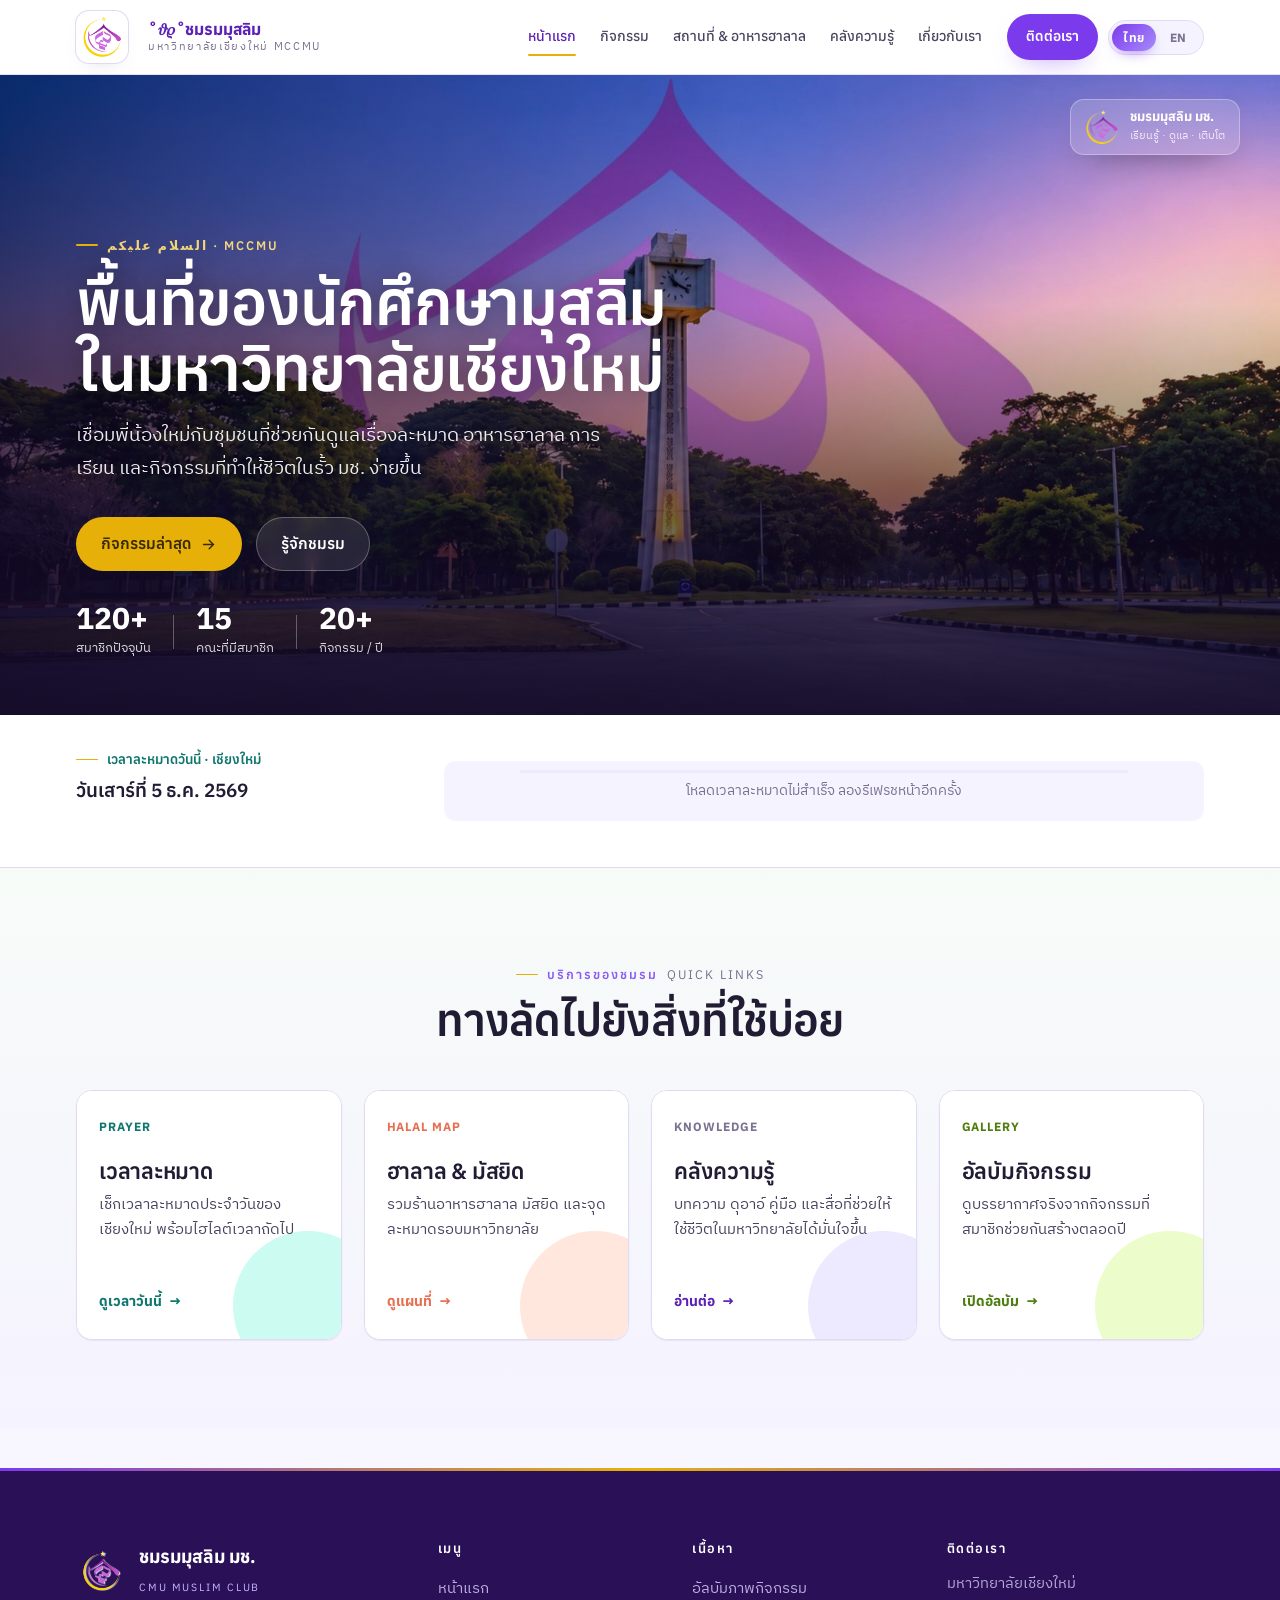
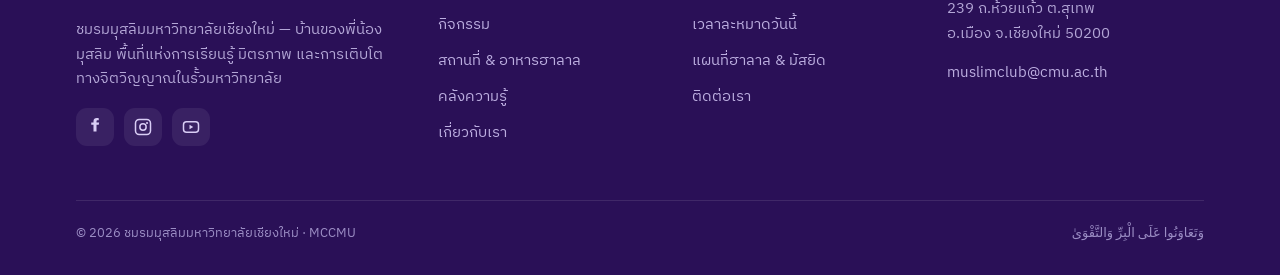
<file: index.html>
<!DOCTYPE html>
<html lang="th">
<head>
<meta charset="UTF-8">
<meta name="viewport" content="width=device-width, initial-scale=1.0">
<link rel="icon" type="image/png" href="assets/logo_white_bc.png">
<link rel="apple-touch-icon" href="assets/logo_white_bc.png">
<title>ชมรมมุสลิม มช. · MCCMU</title>
<!-- เปิดคอนเนกชันล่วงหน้าไปยังปลายทางที่ต้องยิงแน่ ๆ (ตัดเวลา DNS+TLS ~200-400ms) -->
<link rel="preconnect" href="https://lh3.googleusercontent.com" crossorigin>
<link rel="preconnect" href="https://drive.google.com" crossorigin>
<link rel="dns-prefetch" href="https://script.google.com">
<!-- รูป hero เป็น background-image ใน css (ถูกค้นพบช้า) → บอกเบราว์เซอร์ให้โหลดล่วงหน้า -->
<link rel="preload" as="image" href="assets/view.jpg" fetchpriority="high">
<link rel="stylesheet" href="assets/mccmu.css?v=20261013b">
<!-- โหลดสคริปต์แบบ defer: ไม่บล็อกการวาดหน้า และรันตามลำดับก่อน DOMContentLoaded -->
<script>window.MCCMU_SUPABASE={url:"https://bzbqzohygnraqquabffg.supabase.co",key:"eyJhbGciOiJIUzI1NiIsInR5cCI6IkpXVCJ9.eyJpc3MiOiJzdXBhYmFzZSIsInJlZiI6ImJ6YnF6b2h5Z25yYXFxdWFiZmZnIiwicm9sZSI6ImFub24iLCJpYXQiOjE3ODYzMzM3NDEsImV4cCI6MjEwMTkwOTc0MX0.-e1jyLky8H4MS4DGYO6NXD2TrqdXaKSM0qNlmsKXpNI"}</script>
<script src="assets/site.js?v=20261013b" defer></script>
<script src="assets/api.js?v=20261013b" defer></script>
<script src="assets/i18n.js?v=20261013b" defer></script>
</head>
<body data-page="home">
<div id="site-nav"></div>

<section class="hero hero--cine">
  <div class="hero__photo" aria-hidden="true"></div>
  <div class="hero__scrim" aria-hidden="true"></div>
  <!-- ป้ายแบรนด์ลอยมุมบนขวา -->
  <div class="hero__badge">
    <img src="assets/logo_mark.png" alt="">
    <span><strong>ชมรมมุสลิม มช.</strong><small>เรียนรู้ · ดูแล · เติบโต</small></span>
  </div>
  <div class="container hero__in">
    <div class="hero__copy">
      <span class="eyebrow">السلام عليكم · MCCMU</span>
      <h1>พื้นที่ของนักศึกษามุสลิม<br>ในมหาวิทยาลัยเชียงใหม่</h1>
      <p class="hero__lead">เชื่อมพี่น้องใหม่กับชุมชนที่ช่วยกันดูแลเรื่องละหมาด อาหารฮาลาล การเรียน
        และกิจกรรมที่ทำให้ชีวิตในรั้ว มช. ง่ายขึ้น</p>
      <div class="hero__cta">
        <a class="btn btn--gold" href="activities.html">กิจกรรมล่าสุด
          <svg viewBox="0 0 24 24" fill="none" stroke="currentColor" stroke-width="2" stroke-linecap="round"><path d="M5 12h14M13 6l6 6-6 6"/></svg></a>
        <a class="btn btn--light" href="about.html">รู้จักชมรม</a>
      </div>
      <div class="hero__meta">
        <div><strong>120+</strong><span>สมาชิกปัจจุบัน</span></div>
        <div class="vr"></div>
        <div><strong>15</strong><span>คณะที่มีสมาชิก</span></div>
        <div class="vr"></div>
        <div><strong>20+</strong><span>กิจกรรม / ปี</span></div>
      </div>
    </div>
  </div>
</section>

<section class="pstrip" id="prayer" aria-labelledby="prayerTitle">
  <div class="container pstrip__in">
    <div class="pstrip__date">
      <span class="eyebrow" id="prayerTitle">เวลาละหมาดวันนี้ · เชียงใหม่</span>
      <p class="pstrip__greg" id="pToday">—</p>
      <p class="pstrip__hijri" id="pHijri"></p>
      <p class="pstrip__next" id="pNext" aria-live="polite"></p>
    </div>
    <!-- เส้นเวลาของวัน — assets/api.js renderPrayerStrip เติมให้ -->
    <ol class="ptrack" id="pTimes" aria-label="เวลาละหมาด 5 เวลา"></ol>
  </div>
</section>

<!-- กิจกรรมเด่นเร็ว ๆ นี้: ดึงจากชีต activities (featured=yes) — assets/api.js renderFeatured -->
<section class="section">
  <div class="container">
    <div class="s-head reveal" style="margin-bottom:30px">
      <span class="eyebrow">ไฮไลต์ <span class="en">Featured</span></span>
      <h2 style="margin-top: 10px;" data-feat-heading>กิจกรรมเด่นเร็ว ๆ นี้</h2>
    </div>
    <!-- มี featured หลายรายการ → api.js โคลนการ์ดเป็นสไลด์เพิ่มใน track นี้ -->
    <div class="feat-slider reveal">
      <div class="feat-slider__track">
    <div class="feature-evt card" id="homeFeatured">
      <div class="ph" data-label="กำลังโหลดโปสเตอร์…">
        <svg viewBox="0 0 24 24" fill="none" stroke="currentColor" stroke-width="1.3"><rect x="3" y="5" width="18" height="16" rx="2"/><path d="M3 9h18M8 3v4M16 3v4"/></svg>
        <span class="feat-date" hidden><strong></strong><small></small></span></div>
      <div class="feature-evt__body">
        <div class="evt__tags" style="display:flex;gap:8px;margin-bottom:14px;flex-wrap:wrap">
          <span class="chip chip--gold" data-feat="category">หมวดกิจกรรม</span>
          <span class="chip feat-count" data-feat="countdown" hidden><i class="pulse-dot"></i><b></b></span>
        </div>
        <h2 style="font-size:clamp(24px,3vw,34px)" data-feat="title">กำลังโหลดกิจกรรม…</h2>
        <p class="lead" style="margin:14px 0 20px" data-feat="description">รอสักครู่ กำลังดึงข้อมูลกิจกรรมล่าสุด</p>
        <div class="feature-evt__meta">
          <span><svg viewBox="0 0 24 24" fill="none" stroke="currentColor" stroke-width="1.8"><rect x="3" y="5" width="18" height="16" rx="2"/><path d="M8 3v4M16 3v4M3 9h18"/></svg> <span data-feat="date">—</span></span>
          <span><svg viewBox="0 0 24 24" fill="none" stroke="currentColor" stroke-width="1.8"><circle cx="12" cy="12" r="9"/><path d="M12 7v5l3 2"/></svg> <span data-feat="time">—</span></span>
          <span><svg viewBox="0 0 24 24" fill="none" stroke="currentColor" stroke-width="1.8"><path d="M12 21s-7-6-7-11a7 7 0 0 1 14 0c0 5-7 11-7 11z"/><circle cx="12" cy="10" r="2.4"/></svg> <span data-feat="location">—</span></span>
        </div>
        <a class="btn btn--primary btn--sm" href="activities.html" style="margin-top:24px">ดูกิจกรรมทั้งหมด
          <svg viewBox="0 0 24 24" fill="none" stroke="currentColor" stroke-width="2" stroke-linecap="round"><path d="M5 12h14M13 6l6 6-6 6"/></svg></a>
      </div>
    </div>
      </div>
      <!-- แถบควบคุมสไลด์ (โชว์อัตโนมัติเมื่อมีกิจกรรมเด่นมากกว่า 1) -->
      <div class="feat-slider__nav" hidden>
        <button class="carousel__btn" data-feat-nav="prev" type="button" aria-label="ก่อนหน้า">
          <svg viewBox="0 0 24 24" fill="none" stroke="currentColor" stroke-width="2" stroke-linecap="round" stroke-linejoin="round"><path d="M15 6l-6 6 6 6"/></svg></button>
        <div class="feat-dots"></div>
        <button class="carousel__btn" data-feat-nav="next" type="button" aria-label="ถัดไป">
          <svg viewBox="0 0 24 24" fill="none" stroke="currentColor" stroke-width="2" stroke-linecap="round" stroke-linejoin="round"><path d="M9 6l6 6-6 6"/></svg></button>
      </div>
    </div>
  </div>
</section>

<!-- หยิบมาอ่าน: สุ่ม 3 ไฟล์จากคลังความรู้ (ชุดเดิมทั้งวัน เปลี่ยนเมื่อขึ้นวันใหม่)
     ข้อมูลมากับก้อน ?sheet=all อยู่แล้ว → ไม่มี request เพิ่ม — assets/api.js renderKnowledgePicks -->
<section class="section section--tight section--rule" id="picks">
  <div class="container">
    <div class="row-head reveal" style="margin-bottom:34px">
      <div class="s-head">
        <span class="eyebrow">หยิบมาอ่าน <span class="en">Picked for you</span></span>
        <h2 style="font-size:clamp(26px,3.4vw,38px);margin-top:10px">จากคลังความรู้</h2>
      </div>
      <a class="btn btn--ghost btn--sm" href="knowledge.html">ดูทั้งหมด
        <svg viewBox="0 0 24 24" fill="none" stroke="currentColor" stroke-width="2" stroke-linecap="round"><path d="M5 12h14M13 6l6 6-6 6"/></svg></a>
    </div>
    <div class="grid g-3" id="homePicks"></div>
  </div>
</section>

<!-- บริการของชมรม (Quick links) -->
<section class="section section--soft">
  <div class="container">
    <div class="s-head center reveal">
      <span class="eyebrow">บริการของชมรม <span class="en">Quick links</span></span>
      <h2 style="margin-top: 10px;">ทางลัดไปยังสิ่งที่ใช้บ่อย</h2>
    </div>
    <div class="grid g-4 svc" style="margin-top:46px">
      <a class="card card--hover svc__card svc__card--prayer reveal" href="#prayer">
        <span class="svc__tag">Prayer</span>
        <h3>เวลาละหมาด</h3>
        <p>เช็กเวลาละหมาดประจำวันของเชียงใหม่ พร้อมไฮไลต์เวลาถัดไป</p>
        <span class="svc__go">ดูเวลาวันนี้</span>
      </a>
      <a class="card card--hover svc__card svc__card--map reveal" href="halal-map.html">
        <span class="svc__tag">Halal Map</span>
        <h3>ฮาลาล & มัสยิด</h3>
        <p>รวมร้านอาหารฮาลาล มัสยิด และจุดละหมาดรอบมหาวิทยาลัย</p>
        <span class="svc__go">ดูแผนที่</span>
      </a>
      <a class="card card--hover svc__card svc__card--learn reveal" href="knowledge.html">
        <span class="svc__tag">Knowledge</span>
        <h3>คลังความรู้</h3>
        <p>บทความ ดุอาอ์ คู่มือ และสื่อที่ช่วยให้ใช้ชีวิตในมหาวิทยาลัยได้มั่นใจขึ้น</p>
        <span class="svc__go">อ่านต่อ</span>
      </a>
      <a class="card card--hover svc__card svc__card--gallery reveal" href="activities.html#gallery">
        <span class="svc__tag">Gallery</span>
        <h3>อัลบัมกิจกรรม</h3>
        <p>ดูบรรยากาศจริงจากกิจกรรมที่สมาชิกช่วยกันสร้างตลอดปี</p>
        <span class="svc__go">เปิดอัลบัม</span>
      </a>
    </div>
  </div>
</section>

<div id="site-footer"></div>

<!-- ข้อมูลทั้งหน้าโหลดก้อนเดียวผ่าน assets/api.js (?sheet=all + cache) · hero เป็นการ์ดโลโก้ static -->
</body>
</html>
</file>
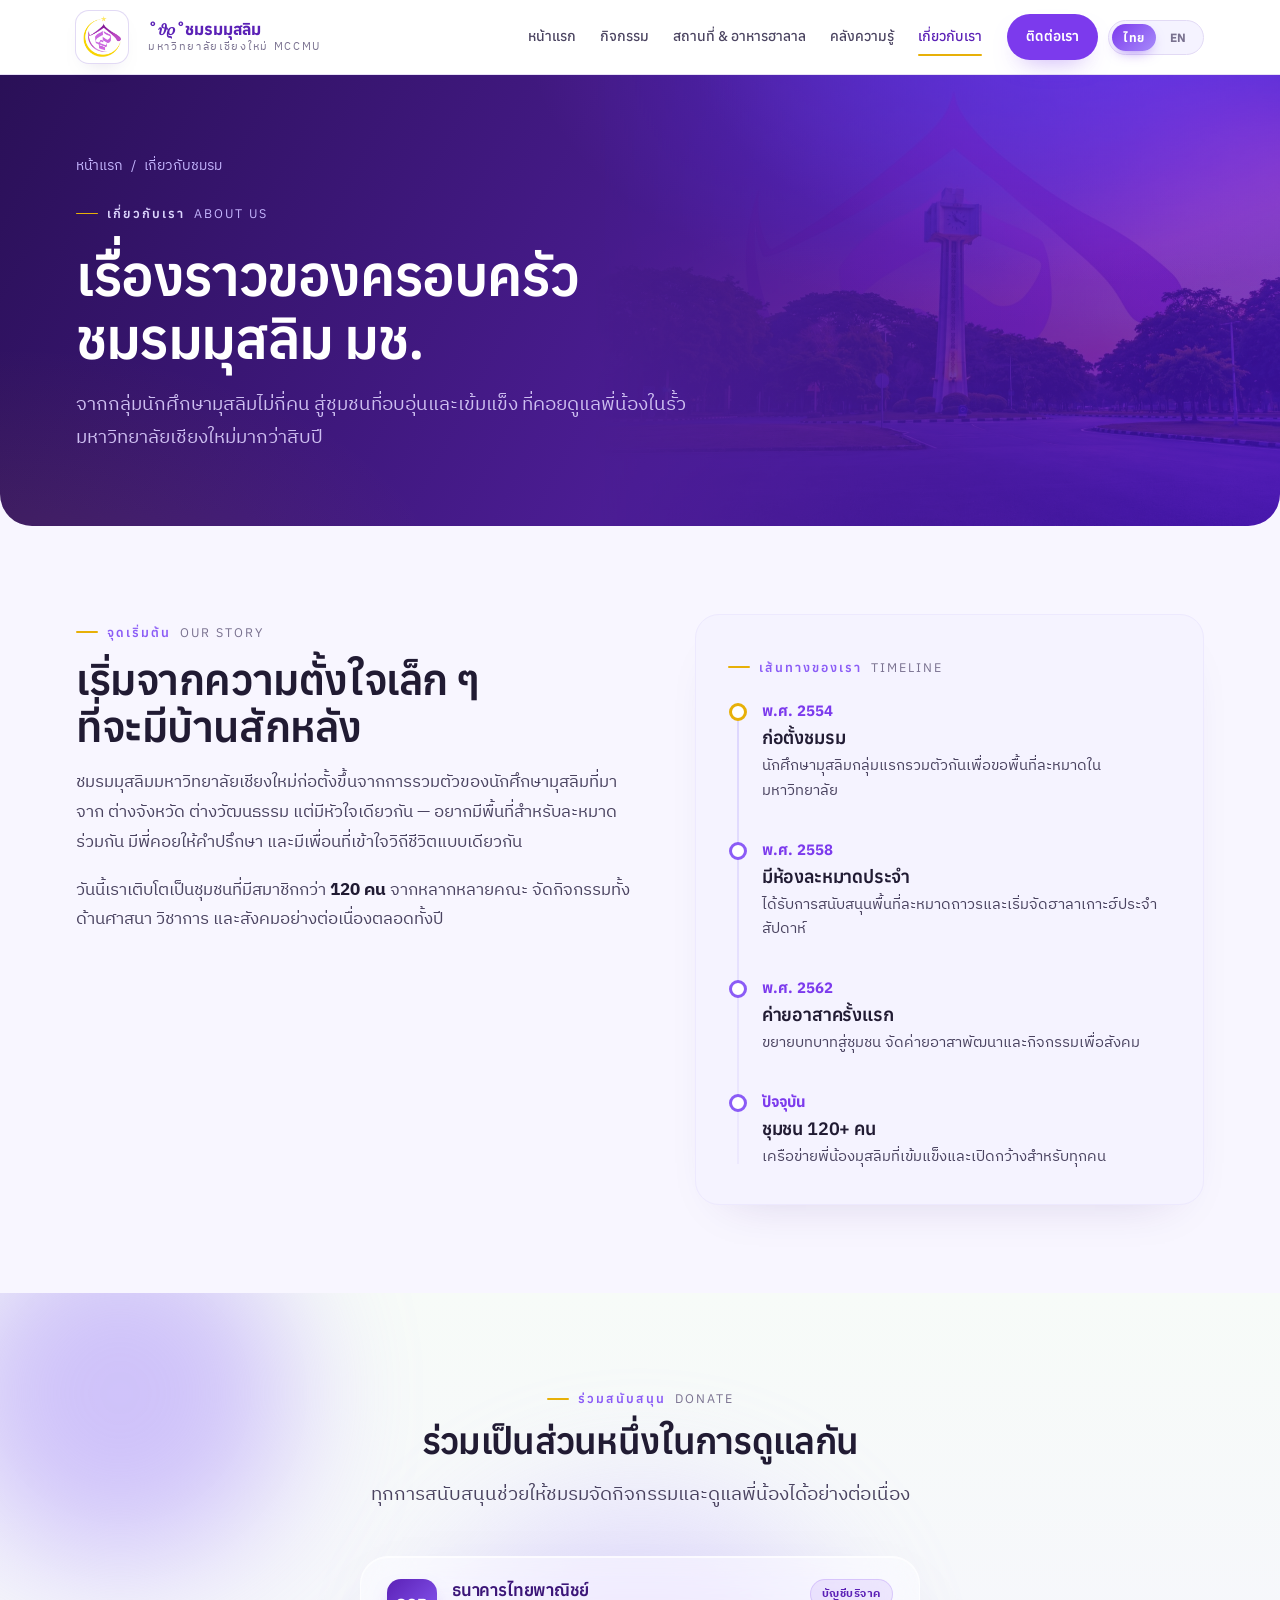
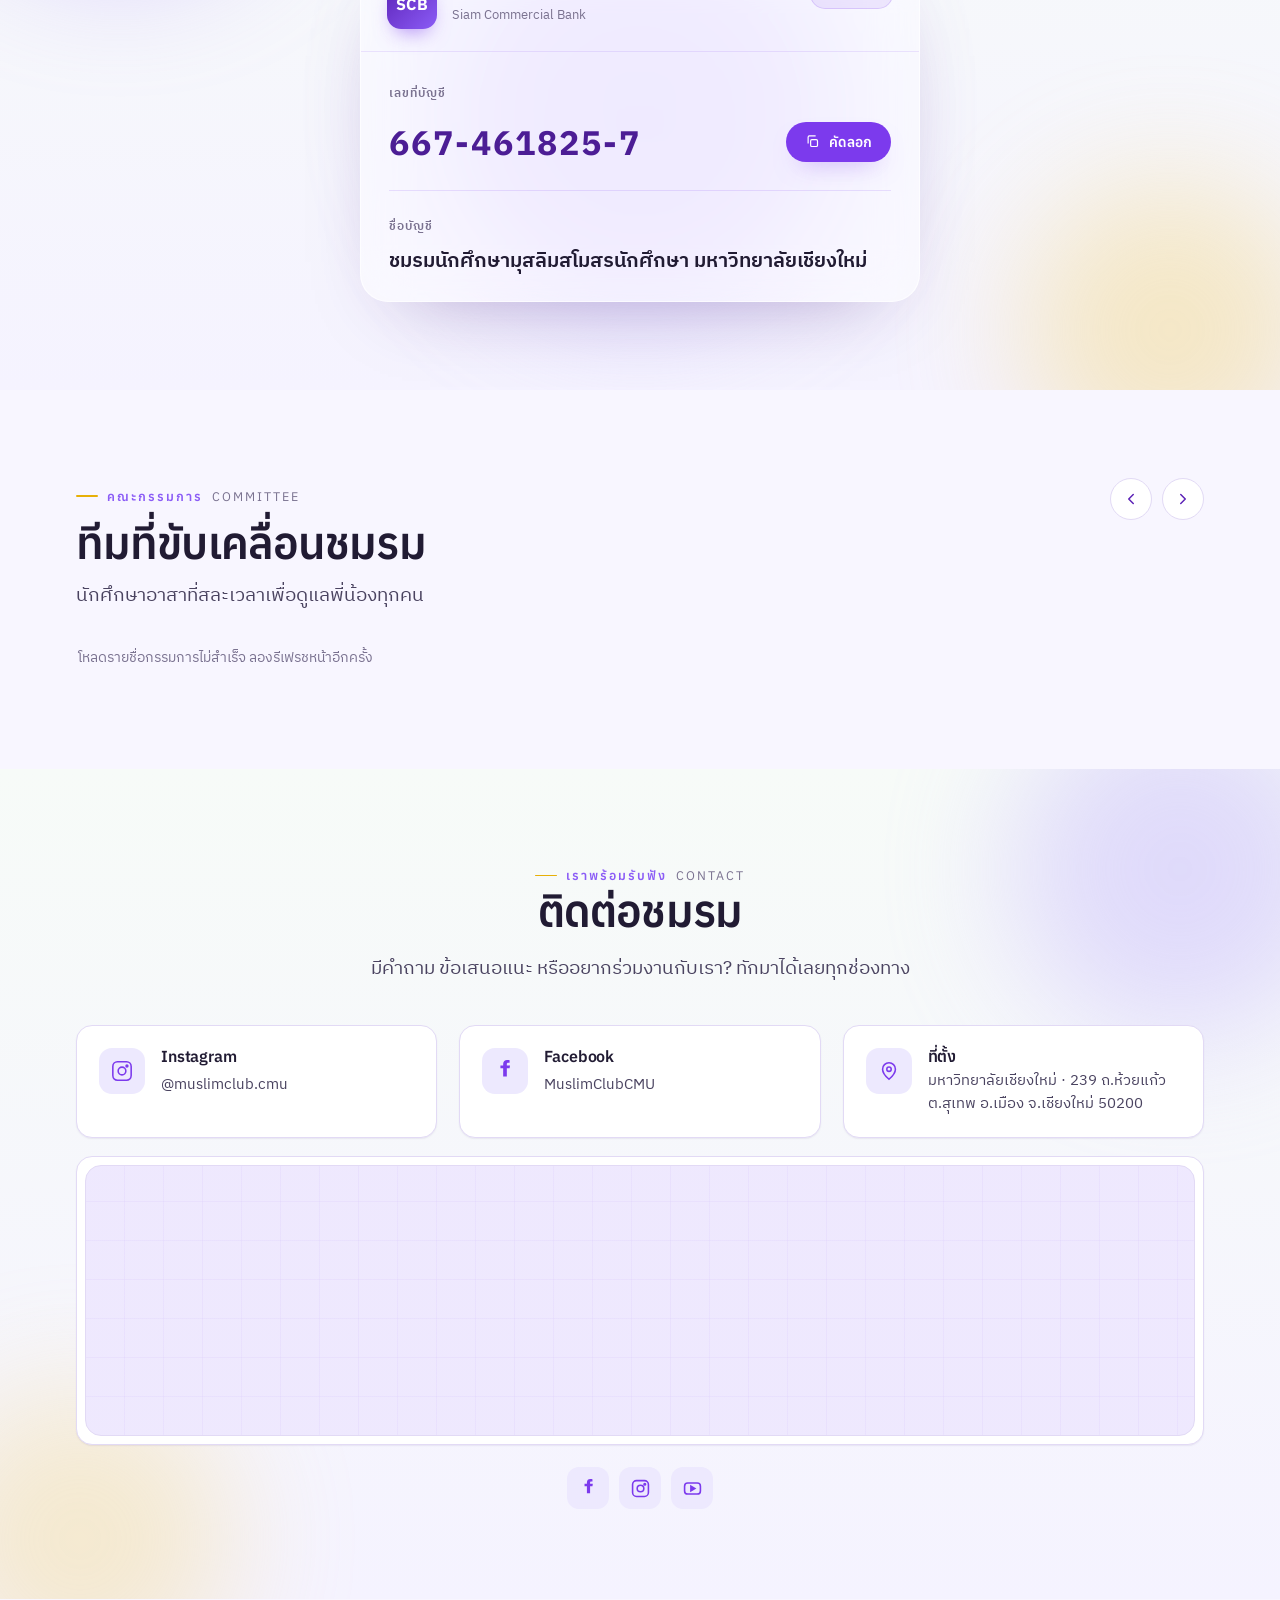
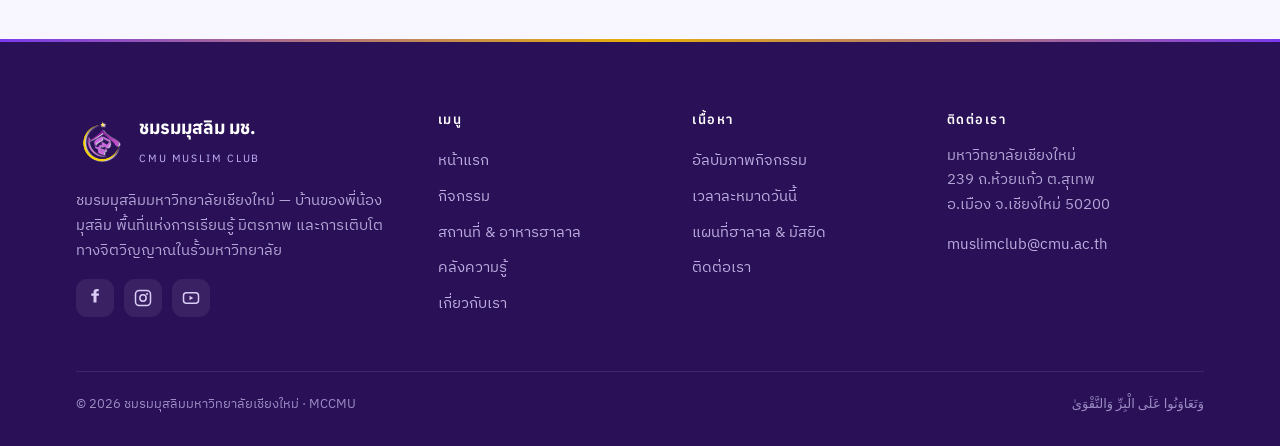
<file: about.html>
<!DOCTYPE html>
<html lang="th">
<head>
<meta charset="UTF-8">
<meta name="viewport" content="width=device-width, initial-scale=1.0">
<link rel="icon" type="image/png" href="assets/logo_white_bc.png">
<link rel="apple-touch-icon" href="assets/logo_white_bc.png">
<title>เกี่ยวกับชมรม · MCCMU</title>
<!-- เปิดคอนเนกชันล่วงหน้าไปยังปลายทางที่ต้องยิงแน่ ๆ (ตัดเวลา DNS+TLS ~200-400ms) -->
<link rel="preconnect" href="https://lh3.googleusercontent.com" crossorigin>
<link rel="preconnect" href="https://drive.google.com" crossorigin>
<link rel="dns-prefetch" href="https://script.google.com">
<link rel="stylesheet" href="assets/mccmu.css?v=20261013b">
<!-- โหลดสคริปต์แบบ defer: ไม่บล็อกการวาดหน้า และรันตามลำดับก่อน DOMContentLoaded -->
<script>window.MCCMU_SUPABASE={url:"https://bzbqzohygnraqquabffg.supabase.co",key:"eyJhbGciOiJIUzI1NiIsInR5cCI6IkpXVCJ9.eyJpc3MiOiJzdXBhYmFzZSIsInJlZiI6ImJ6YnF6b2h5Z25yYXFxdWFiZmZnIiwicm9sZSI6ImFub24iLCJpYXQiOjE3ODYzMzM3NDEsImV4cCI6MjEwMTkwOTc0MX0.-e1jyLky8H4MS4DGYO6NXD2TrqdXaKSM0qNlmsKXpNI"}</script>
<script src="assets/site.js?v=20261013b" defer></script>
<script src="assets/api.js?v=20261013b" defer></script>
<script src="assets/i18n.js?v=20261013b" defer></script>
</head>
<body data-page="about">
<div id="site-nav"></div>

<section class="phero">
  <div class="phero__pat"></div>
  <div class="container">
    <div class="crumbs"><a href="index.html">หน้าแรก</a><span>/</span><span>เกี่ยวกับชมรม</span></div>
    <span class="eyebrow">เกี่ยวกับเรา <span class="en">About us</span></span>
    <h1>เรื่องราวของครอบครัว<br>ชมรมมุสลิม มช.</h1>
    <p class="lead">จากกลุ่มนักศึกษามุสลิมไม่กี่คน สู่ชุมชนที่อบอุ่นและเข้มแข็ง
      ที่คอยดูแลพี่น้องในรั้วมหาวิทยาลัยเชียงใหม่มากว่าสิบปี</p>
  </div>
</section>

<!-- story -->
<section class="section">
  <div class="container split split--media-r" style="align-items:start">
    <div class="reveal">
      <span class="eyebrow">จุดเริ่มต้น <span class="en">Our story</span></span>
      <h2 style="font-size:clamp(28px,3.6vw,42px);margin-top:14px">เริ่มจากความตั้งใจเล็ก ๆ<br>ที่จะมีบ้านสักหลัง</h2>
      <div class="prose" style="margin-top:18px">
        <p>ชมรมมุสลิมมหาวิทยาลัยเชียงใหม่ก่อตั้งขึ้นจากการรวมตัวของนักศึกษามุสลิมที่มาจาก
          ต่างจังหวัด ต่างวัฒนธรรม แต่มีหัวใจเดียวกัน — อยากมีพื้นที่สำหรับละหมาดร่วมกัน
          มีพี่คอยให้คำปรึกษา และมีเพื่อนที่เข้าใจวิถีชีวิตแบบเดียวกัน</p>
        <p>วันนี้เราเติบโตเป็นชุมชนที่มีสมาชิกกว่า <strong>120 คน</strong>
          จากหลากหลายคณะ จัดกิจกรรมทั้งด้านศาสนา วิชาการ และสังคมอย่างต่อเนื่องตลอดทั้งปี</p>
      </div>
    </div>
    <div class="reveal">
      <!-- roadmap timeline ประวัติชมรม (ในแผงนุ่ม ๆ) -->
      <div class="story-panel">
        <span class="eyebrow" style="display:inline-flex">เส้นทางของเรา <span class="en">Timeline</span></span>
        <div class="timeline" style="margin-top:22px">
          <div class="tl-item"><div class="yr">พ.ศ. 2554</div><h4>ก่อตั้งชมรม</h4><p>นักศึกษามุสลิมกลุ่มแรกรวมตัวกันเพื่อขอพื้นที่ละหมาดในมหาวิทยาลัย</p></div>
          <div class="tl-item"><div class="yr">พ.ศ. 2558</div><h4>มีห้องละหมาดประจำ</h4><p>ได้รับการสนับสนุนพื้นที่ละหมาดถาวรและเริ่มจัดฮาลาเกาะฮ์ประจำสัปดาห์</p></div>
          <div class="tl-item"><div class="yr">พ.ศ. 2562</div><h4>ค่ายอาสาครั้งแรก</h4><p>ขยายบทบาทสู่ชุมชน จัดค่ายอาสาพัฒนาและกิจกรรมเพื่อสังคม</p></div>
          <div class="tl-item" style="padding-bottom:0"><div class="yr">ปัจจุบัน</div><h4>ชุมชน 120+ คน</h4><p>เครือข่ายพี่น้องมุสลิมที่เข้มแข็งและเปิดกว้างสำหรับทุกคน</p></div>
        </div>
      </div>
    </div>
  </div>
</section>

<!-- บริจาค / ร่วมสนับสนุน -->
<section class="section section--soft" id="donate">
  <span class="donate-blob donate-blob--1" aria-hidden="true"></span>
  <span class="donate-blob donate-blob--2" aria-hidden="true"></span>
  <span class="donate-blob donate-blob--3" aria-hidden="true"></span>
  <div class="container">
    <div class="s-head center reveal">
      <span class="eyebrow" style="justify-content:center">ร่วมสนับสนุน <span class="en">Donate</span></span>
      <h2 style="font-size:clamp(28px,4vw,36px);margin-top:12px">ร่วมเป็นส่วนหนึ่งในการดูแลกัน</h2>
      <p class="lead">ทุกการสนับสนุนช่วยให้ชมรมจัดกิจกรรมและดูแลพี่น้องได้อย่างต่อเนื่อง</p>
    </div>
    <div class="donate-card reveal">
      <div class="donate-card__bank">
        <span class="donate-card__logo">SCB</span>
        <div class="donate-card__bankinfo">
          <h4>ธนาคารไทยพาณิชย์</h4>
          <span>Siam Commercial Bank</span>
        </div>
        <span class="donate-card__tag">บัญชีบริจาค</span>
      </div>
      <div class="donate-card__body">
        <div class="donate-card__field">
          <span class="donate-card__label">เลขที่บัญชี</span>
          <div class="donate-card__row">
            <span class="donate-card__no" id="acctNo">667-461825-7</span>
            <button class="btn btn--primary btn--sm" id="copyAcct" type="button">
              <svg viewBox="0 0 24 24" fill="none" stroke="currentColor" stroke-width="1.9" style="width:15px;height:15px"><rect x="9" y="9" width="11" height="11" rx="2"/><path d="M5 15V5a2 2 0 0 1 2-2h10"/></svg>
              คัดลอก
            </button>
          </div>
        </div>
        <div class="donate-card__divider"></div>
        <div class="donate-card__field">
          <span class="donate-card__label">ชื่อบัญชี</span>
          <p class="donate-card__name">ชมรมนักศึกษามุสลิมสโมสรนักศึกษา มหาวิทยาลัยเชียงใหม่</p>
        </div>
      </div>
    </div>
  </div>
</section>

<!-- committee -->
<section class="section">
  <div class="container">
    <div class="row-head reveal" style="align-items:flex-start">
      <div class="s-head"><span class="eyebrow">คณะกรรมการ <span class="en">Committee</span></span>
        <h2 style="margin-top:12px">ทีมที่ขับเคลื่อนชมรม</h2>
        <p class="lead" style="margin-top:12px;max-width:520px">นักศึกษาอาสาที่สละเวลาเพื่อดูแลพี่น้องทุกคน</p></div>
      <div class="carousel__nav">
        <button class="carousel__btn" id="memberPrev" type="button" aria-label="ก่อนหน้า">
          <svg viewBox="0 0 24 24" fill="none" stroke="currentColor" stroke-width="2" stroke-linecap="round" stroke-linejoin="round"><path d="M15 6l-6 6 6 6"/></svg></button>
        <button class="carousel__btn" id="memberNext" type="button" aria-label="ถัดไป">
          <svg viewBox="0 0 24 24" fill="none" stroke="currentColor" stroke-width="2" stroke-linecap="round" stroke-linejoin="round"><path d="M9 6l6 6-6 6"/></svg></button>
      </div>
    </div>
    <div class="carousel reveal" style="margin-top:30px"><div class="carousel__track" id="boardGrid"></div></div>
  </div>
</section>

<!-- ====================== ติดต่อเรา (ยุบจากหน้า contact เดิม) ====================== -->
<section class="section section--soft" id="contact" style="padding-bottom:90px">
  <span class="donate-blob contact-blob--1" aria-hidden="true"></span>
  <span class="donate-blob contact-blob--2" aria-hidden="true"></span>
  <div class="container">
    <div class="s-head center reveal">
      <span class="eyebrow" style="justify-content:center">เราพร้อมรับฟัง <span class="en">Contact</span></span>
      <h2>ติดต่อชมรม</h2>
      <p class="lead">มีคำถาม ข้อเสนอแนะ หรืออยากร่วมงานกับเรา? ทักมาได้เลยทุกช่องทาง</p>
    </div>
    <div class="grid g-3 reveal" style="margin-top:40px">
      <div class="card ctile"><span class="ctile__ic"><svg viewBox="0 0 24 24" fill="none" stroke="currentColor" stroke-width="1.7"><rect x="2" y="2" width="20" height="20" rx="5"/><circle cx="12" cy="12" r="4.2"/><circle cx="17.4" cy="6.6" r="1" fill="currentColor"/></svg></span>
        <div><h4>Instagram</h4><a href="https://www.instagram.com/muslimclub.cmu" target="_blank" rel="noopener" aria-label="Instagram">@muslimclub.cmu</a></div></div>
      <div class="card ctile"><span class="ctile__ic"><svg viewBox="0 0 24 24" fill="currentColor"><path d="M14 9h3l.5-3H14V4.5C14 3.6 14.3 3 15.7 3H17V.2C16.6.1 15.5 0 14.3 0 11.8 0 10 1.5 10 4.3V6H7v3h3v9h4z"/></svg></span>
        <div><h4>Facebook</h4><a href="https://www.facebook.com/MuslimClubCMU" target="_blank" rel="noopener" aria-label="Facebook">MuslimClubCMU</a></div></div>
      <div class="card ctile"><span class="ctile__ic"><svg viewBox="0 0 24 24" fill="none" stroke="currentColor" stroke-width="1.7"><path d="M12 21s-7-6-7-11a7 7 0 0 1 14 0c0 5-7 11-7 11z"/><circle cx="12" cy="10" r="2.4"/></svg></span>
        <div><h4>ที่ตั้ง</h4><p>มหาวิทยาลัยเชียงใหม่ · 239 ถ.ห้วยแก้ว ต.สุเทพ อ.เมือง จ.เชียงใหม่ 50200</p></div></div>
    </div>
    <div class="card reveal" style="padding:8px;margin-top:18px">
      <!-- แผนที่ที่ตั้ง: ฝังจากชีต settings (map_embed_url) — assets/api.js renderContactMap -->
      <div class="mapph" id="contactMap" style="min-height:260px" data-label="แผนที่ที่ตั้งชมรม">
        <div class="mappin" style="left:50%;top:50%"><svg viewBox="0 0 24 24" fill="currentColor"><path d="M12 2a7 7 0 0 0-7 7c0 5 7 13 7 13s7-8 7-13a7 7 0 0 0-7-7z"/><circle cx="12" cy="9" r="2.5" fill="#fff"/></svg></div>
        <span class="map-note" style="position:absolute;right:14px;bottom:12px;font-size:12px;color:var(--muted);background:rgba(255,255,255,.8);padding:4px 10px;border-radius:8px">มหาวิทยาลัยเชียงใหม่</span>
      </div>
    </div>
    <!-- ห้ามใส่ class footer__social ที่นี่: กฎ .footer__social a (0,1,1) จะชนะ .soc (0,1,0)
     ทำให้ไอคอนได้สไตล์ของ footer พื้นเข้ม (พื้นขาว 7% + สีจาง) มาใช้บนพื้นสว่างจนดูจาง -->
    <div class="reveal" style="margin-top:22px;display:flex;gap:10px;justify-content:center">
      <a href="https://www.facebook.com/MuslimClubCMU" target="_blank" rel="noopener" aria-label="Facebook" class="soc"><svg viewBox="0 0 24 24" fill="currentColor"><path d="M14 9h3l.5-3H14V4.5C14 3.6 14.3 3 15.7 3H17V.2C16.6.1 15.5 0 14.3 0 11.8 0 10 1.5 10 4.3V6H7v3h3v9h4z"/></svg></a>
      <a href="https://www.instagram.com/muslimclub.cmu" target="_blank" rel="noopener" aria-label="Instagram" class="soc"><svg viewBox="0 0 24 24" fill="none" stroke="currentColor" stroke-width="2"><rect x="2" y="2" width="20" height="20" rx="5"/><circle cx="12" cy="12" r="4.2"/><circle cx="17.4" cy="6.6" r="1" fill="currentColor"/></svg></a>
      <a href="https://www.youtube.com/@muslimcmu" target="_blank" rel="noopener" aria-label="YouTube" class="soc"><svg viewBox="0 0 24 24" fill="none" stroke="currentColor" stroke-width="2"><rect x="2" y="5" width="20" height="14" rx="4"/><path d="M10 9l5 3-5 3z" fill="currentColor"/></svg></a>
    </div>
  </div>
</section>

<div id="site-footer"></div>

<style>
.soc{ width:42px;height:42px;border-radius:12px;display:grid;place-items:center;background:var(--lilac-100);color:var(--grape-600);transition:.18s; }
.soc:hover{ background:var(--grape-600);color:#fff;transform:translateY(-3px) rotate(-5deg);box-shadow:0 12px 24px -12px rgba(124,58,237,.6); }
.soc svg{ width:19px;height:19px; }

/* ── ลูกเล่นบล็อกติดต่อเรา ── */
#contact{ position:relative;overflow:hidden; }
#contact .container{ position:relative;z-index:1; }
.contact-blob--1{ width:340px;height:340px;background:var(--violet-300);opacity:.45;top:-70px;right:-70px; }
.contact-blob--2{ width:300px;height:300px;background:var(--gold-soft);opacity:.35;bottom:-90px;left:-70px; }
/* การ์ดช่องทาง: ยกตัว + ไอคอนกลายเป็น gradient ม่วง เอียงนิด ๆ ตอน hover */
#contact .ctile{ transition:transform .2s ease, box-shadow .2s ease, border-color .2s ease; }
#contact .ctile:hover{ transform:translateY(-4px);box-shadow:var(--shadow);border-color:var(--violet-200); }
#contact .ctile__ic{ transition:background .25s ease, color .25s ease, transform .25s ease; }
#contact .ctile:hover .ctile__ic{
  background:linear-gradient(135deg,var(--grape-600),var(--grape-400));color:#fff;
  transform:rotate(-6deg) scale(1.08);
}
#contact .ctile a{ transition:color .15s; }
#contact .ctile a:hover{ color:var(--grape-600); }
/* การ์ดแผนที่: ขอบเรืองม่วงตอน hover */
#contact .card:has(.mapph){ transition:box-shadow .25s ease, border-color .25s ease; }
#contact .card:has(.mapph):hover{ border-color:var(--violet-300);box-shadow:0 24px 60px -32px rgba(124,58,237,.5); }
@media (prefers-reduced-motion:reduce){
  .soc, #contact .ctile, #contact .ctile__ic{ transition:none; }
}

/* แผง timeline ในบล็อก story */
.story-panel{
  background:var(--lilac-50);border:1px solid var(--lilac-100);border-radius:var(--radius-lg,22px);
  padding:34px 32px;box-shadow:0 22px 50px -34px rgba(59,21,120,.22);
}
@media (max-width:600px){ .story-panel{ padding:26px 22px; } }

/* บล็อกบริจาค — frosted glass แบบ iOS + blob วงกลมนุ่ม ๆ ด้านหลัง */
#donate{ position:relative;overflow:hidden; }
#donate .container{ position:relative;z-index:1; }
.donate-blob{ position:absolute;z-index:0;border-radius:50%;filter:blur(64px);pointer-events:none; }
.donate-blob--1{ width:340px;height:340px;background:var(--grape-400);opacity:.5;top:-70px;left:-50px; }
.donate-blob--2{ width:300px;height:300px;background:var(--gold-soft);opacity:.42;bottom:-90px;right:-40px; }
.donate-blob--3{ width:420px;height:420px;background:var(--violet-300);opacity:.4;top:46%;left:50%;transform:translate(-50%,-28%); }

.donate-card{
  max-width:560px;margin:44px auto 0;border-radius:28px;overflow:hidden;
  background:rgba(255,255,255,.45);
  -webkit-backdrop-filter:blur(24px) saturate(160%);
          backdrop-filter:blur(24px) saturate(160%);
  border:1px solid rgba(255,255,255,.65);
  box-shadow:0 30px 80px -42px rgba(59,21,120,.4), inset 0 1px 0 rgba(255,255,255,.7);
}
.donate-card__bank{
  display:flex;align-items:center;gap:15px;padding:22px 26px;
  border-bottom:1px solid rgba(124,58,237,.12);
}
.donate-card__logo{
  width:50px;height:50px;border-radius:14px;flex-shrink:0;color:#fff;
  background:linear-gradient(135deg,var(--grape-700),var(--grape-500));
  display:grid;place-items:center;font-family:var(--font-display);font-weight:800;font-size:16px;letter-spacing:.5px;
  box-shadow:0 10px 20px -8px rgba(124,58,237,.6);
}
.donate-card__bankinfo h4{ color:var(--grape-900);font-size:17px;line-height:1.2; }
.donate-card__bankinfo span{ font-size:12.5px;color:var(--muted); }
.donate-card__tag{
  margin-left:auto;align-self:flex-start;font-size:11px;font-weight:700;letter-spacing:.05em;
  padding:5px 11px;border-radius:999px;color:var(--grape-700);
  background:rgba(124,58,237,.1);border:1px solid rgba(124,58,237,.18);
  white-space:nowrap;flex-shrink:0;   /* ป้ายเป็นแคปซูลบรรทัดเดียวเสมอ ไม่ตัดคำจนบวม */
}
/* จอแคบ: บีบ padding/gap ของแถวธนาคารให้ชื่อธนาคารพอดี 1 บรรทัด ไม่เบียดกับป้าย */
@media (max-width:480px){
  .donate-card__bank{ padding:18px 16px;gap:12px; }
  .donate-card__logo{ width:44px;height:44px;border-radius:12px;font-size:15px; }
  .donate-card__bankinfo h4{ font-size:15.5px; }
  .donate-card__tag{ font-size:10.5px;padding:4px 9px;letter-spacing:.03em; }
  .donate-card__body{ padding:22px 18px 20px; }
}
.donate-card__body{ padding:26px 28px 24px; }
.donate-card__field{ margin-bottom:0; }
.donate-card__label{ font-size:12px;color:var(--muted);letter-spacing:.08em;text-transform:uppercase;font-weight:600; }
.donate-card__row{ display:flex;align-items:center;gap:14px;flex-wrap:wrap;margin-top:8px; }
.donate-card__no{
  font-family:var(--font-display);font-weight:800;font-size:clamp(26px,5vw,34px);
  color:var(--grape-800);letter-spacing:2px;flex:1 1 auto;
}
.donate-card__divider{ height:1px;background:rgba(124,58,237,.14);margin:20px 0; }
.donate-card__name{ font-size:20px;color:var(--ink);font-weight:600;margin-top:8px;line-height:1.5; }
.donate-card__note{ font-size:13px;color:var(--muted);margin-top:18px; }

/* จอกลาง (621-900px): .g-3 เหลือ 2 คอลัมน์ → การ์ดติดต่อใบที่ 3 ค้างเดี่ยวครึ่งแถว
   มีช่องว่างโหว่ข้างขวา ให้กินเต็มแถวแทน จะได้เรียงตรงกับกล่องแผนที่ด้านล่าง */
@media (min-width:621px) and (max-width:900px){
  #contact .grid.g-3 > .ctile:last-child{ grid-column:1 / -1; }
}
.donate-card__note a{ color:var(--grape-600);font-weight:600; }
</style>
<script>
(function(){
  var btn=document.getElementById('copyAcct'); if(!btn) return;
  btn.addEventListener('click', function(){
    var no=((document.getElementById('acctNo')||{}).textContent||'').replace(/\D/g,'');
    if(!navigator.clipboard) return;
    navigator.clipboard.writeText(no).then(function(){
      var t=btn.textContent; btn.textContent='คัดลอกแล้ว';
      setTimeout(function(){ btn.textContent=t; }, 1500);
    });
  });
})();
</script>
</body>
</html>
</file>
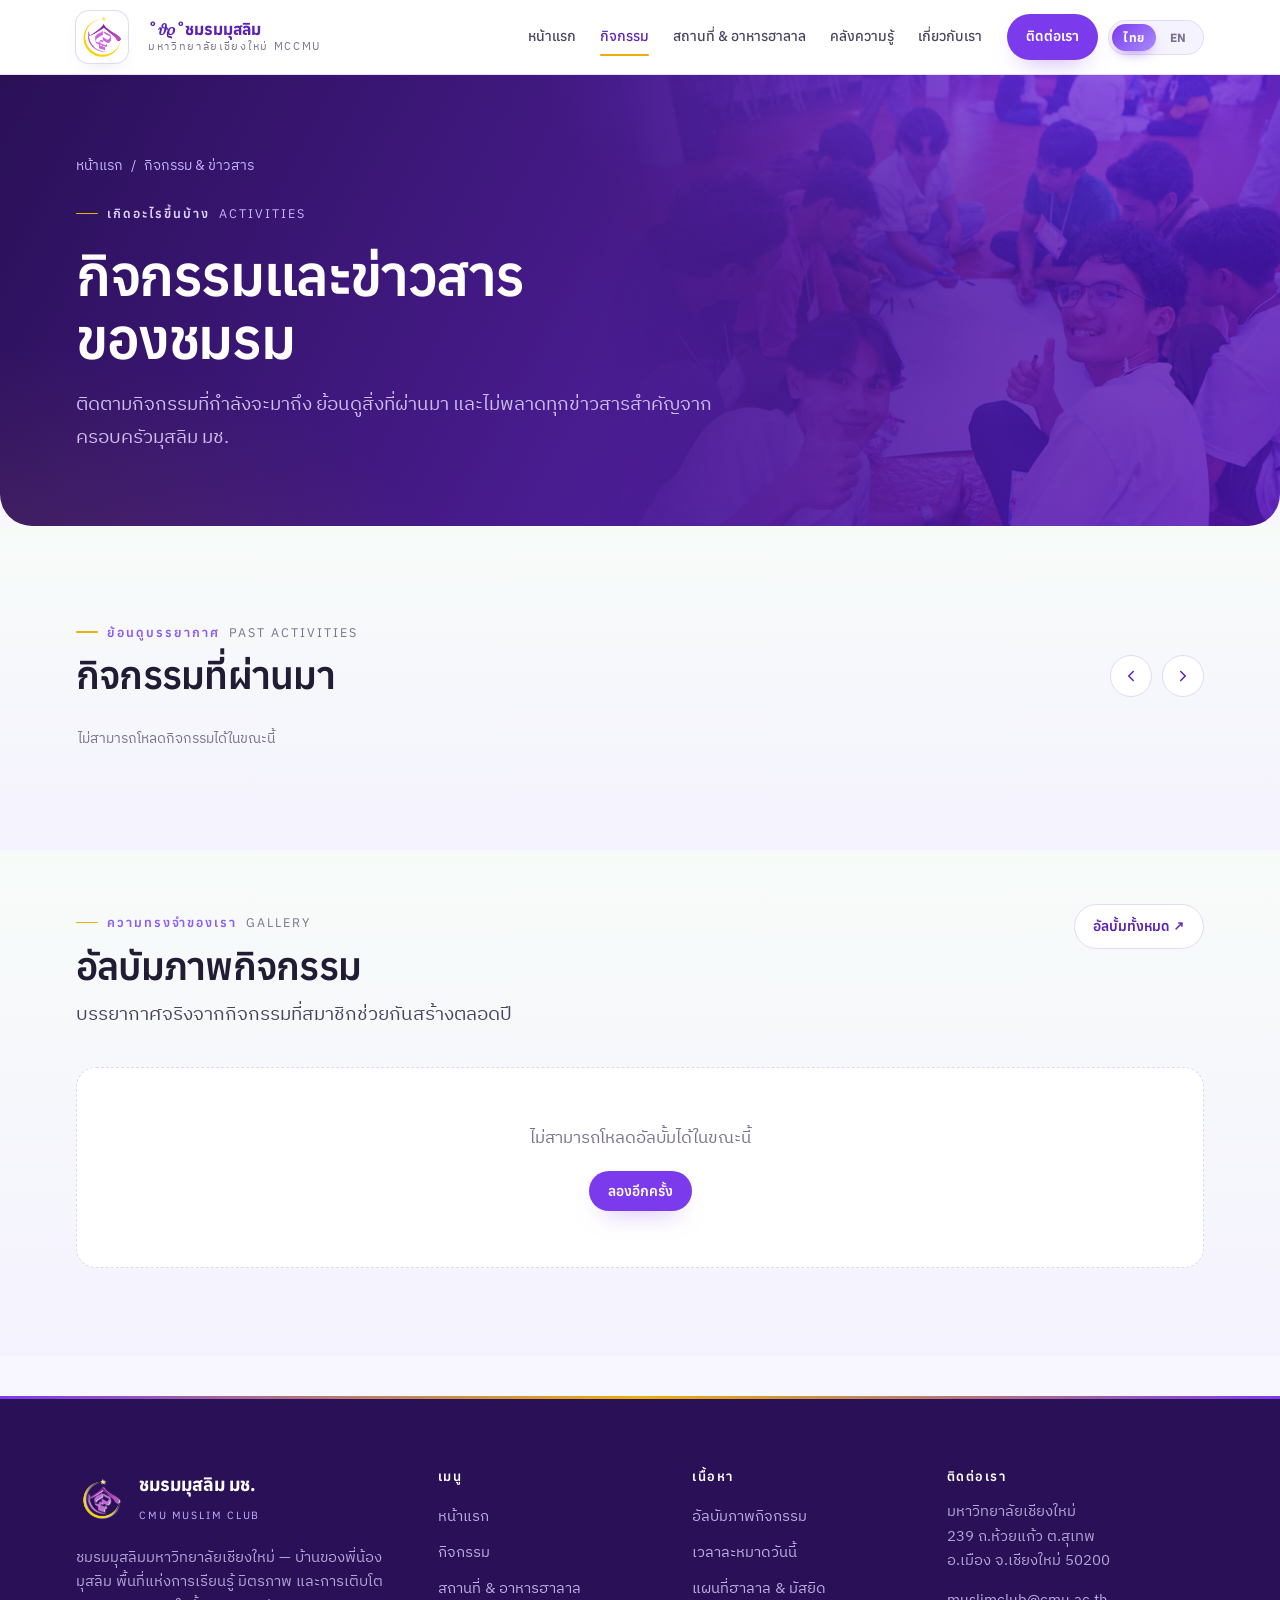
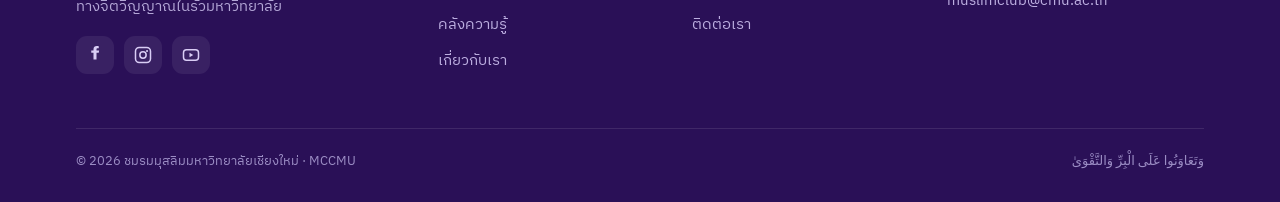
<file: activities.html>
<!DOCTYPE html>
<html lang="th">
<head>
<meta charset="UTF-8">
<meta name="viewport" content="width=device-width, initial-scale=1.0">
<link rel="icon" type="image/png" href="assets/logo_white_bc.png">
<link rel="apple-touch-icon" href="assets/logo_white_bc.png">
<title>กิจกรรม & ข่าวสาร · MCCMU</title>
<!-- เปิดคอนเนกชันล่วงหน้าไปยังปลายทางที่ต้องยิงแน่ ๆ (ตัดเวลา DNS+TLS ~200-400ms) -->
<link rel="preconnect" href="https://lh3.googleusercontent.com" crossorigin>
<link rel="preconnect" href="https://drive.google.com" crossorigin>
<link rel="dns-prefetch" href="https://script.google.com">
<link rel="stylesheet" href="assets/mccmu.css?v=20261013b">
<link rel="stylesheet" href="assets/gallery.css?v=20261013b">
<!-- โหลดสคริปต์แบบ defer: ไม่บล็อกการวาดหน้า และรันตามลำดับก่อน DOMContentLoaded -->
<script>window.MCCMU_SUPABASE={url:"https://bzbqzohygnraqquabffg.supabase.co",key:"eyJhbGciOiJIUzI1NiIsInR5cCI6IkpXVCJ9.eyJpc3MiOiJzdXBhYmFzZSIsInJlZiI6ImJ6YnF6b2h5Z25yYXFxdWFiZmZnIiwicm9sZSI6ImFub24iLCJpYXQiOjE3ODYzMzM3NDEsImV4cCI6MjEwMTkwOTc0MX0.-e1jyLky8H4MS4DGYO6NXD2TrqdXaKSM0qNlmsKXpNI"}</script>
<script src="assets/site.js?v=20261013b" defer></script>
<script src="assets/gallery.js?v=20261013b" defer></script>
<script src="assets/api.js?v=20261013b" defer></script>
<script src="assets/i18n.js?v=20261013b" defer></script>
</head>
<body data-page="activities">
<div id="site-nav"></div>

<section class="phero">
  <div class="phero__pat"></div>
  <div class="container">
    <div class="crumbs"><a href="index.html">หน้าแรก</a><span>/</span><span>กิจกรรม & ข่าวสาร</span></div>
    <span class="eyebrow">เกิดอะไรขึ้นบ้าง <span class="en">Activities</span></span>
    <h1>กิจกรรมและข่าวสาร<br>ของชมรม</h1>
    <p class="lead">ติดตามกิจกรรมที่กำลังจะมาถึง ย้อนดูสิ่งที่ผ่านมา
      และไม่พลาดทุกข่าวสารสำคัญจากครอบครัวมุสลิม มช.</p>
  </div>
</section>

<!-- featured upcoming -->
<section class="section">
  <div class="container">
    <div class="row-head reveal" style="margin-bottom:36px">
      <div class="s-head"><span class="eyebrow">ไฮไลต์ <span class="en">Featured</span></span>
        <h2 style="font-size:clamp(26px,3.4vw,38px);margin-top:12px" data-feat-heading>กิจกรรมเด่นเร็ว ๆ นี้</h2></div>
    </div>
    <!-- กิจกรรมเด่น: ดึงจากชีต activities (featured=yes แถวล่าสุด) — assets/api.js renderFeatured -->
    <div class="feature-evt card reveal" id="featuredEvt">
      <!-- ฝั่งรูป: .ph ถูก _fillImg() ใส่รูปให้อัตโนมัติ -->
      <div class="feat-media">
        <div class="ph" data-label="กำลังโหลดโปสเตอร์…">
          <svg viewBox="0 0 24 24" fill="none" stroke="currentColor" stroke-width="1.3"><rect x="3" y="5" width="18" height="16" rx="2"/><path d="M3 9h18M8 3v4M16 3v4"/></svg>
        </div>
      </div>
      <!-- ฝั่ง content -->
      <div class="feature-evt__body">
        <p class="feat-upcoming"><span class="feat-dot"></span>กิจกรรมเด่นเร็ว ๆ นี้</p>
        <h2 data-feat="title">กำลังโหลดกิจกรรม…</h2>
        <p class="feat-desc" data-feat="description">รอสักครู่ กำลังดึงข้อมูลกิจกรรมล่าสุด</p>
        <div class="feature-evt__meta">
          <span><svg viewBox="0 0 24 24" fill="none" stroke="currentColor" stroke-width="1.8"><rect x="3" y="5" width="18" height="16" rx="2"/><path d="M8 3v4M16 3v4M3 9h18"/></svg><span data-feat="date">—</span></span>
          <span><svg viewBox="0 0 24 24" fill="none" stroke="currentColor" stroke-width="1.8"><circle cx="12" cy="12" r="9"/><path d="M12 7v5l3 2"/></svg><span data-feat="time">—</span></span>
          <span><svg viewBox="0 0 24 24" fill="none" stroke="currentColor" stroke-width="1.8"><path d="M12 21s-7-6-7-11a7 7 0 0 1 14 0c0 5-7 11-7 11z"/><circle cx="12" cy="10" r="2.4"/></svg><span data-feat="location">—</span></span>
        </div>
      </div>
    </div>
  </div>
</section>

<!-- กิจกรรมที่ผ่านมา (carousel เลื่อนได้ + auto-scroll) — assets/api.js renderPastCarousel -->
<section class="section section--soft">
  <div class="container">
    <div class="row-head reveal" style="margin-bottom:26px">
      <div class="s-head"><span class="eyebrow">ย้อนดูบรรยากาศ <span class="en">Past activities</span></span>
        <h2 style="font-size:clamp(26px,3.4vw,38px);margin-top:12px">กิจกรรมที่ผ่านมา</h2></div>
      <div class="carousel__nav">
        <button class="carousel__btn" id="pastPrev" type="button" aria-label="ก่อนหน้า">
          <svg viewBox="0 0 24 24" fill="none" stroke="currentColor" stroke-width="2" stroke-linecap="round" stroke-linejoin="round"><path d="M15 6l-6 6 6 6"/></svg></button>
        <button class="carousel__btn" id="pastNext" type="button" aria-label="ถัดไป">
          <svg viewBox="0 0 24 24" fill="none" stroke="currentColor" stroke-width="2" stroke-linecap="round" stroke-linejoin="round"><path d="M9 6l6 6-6 6"/></svg></button>
      </div>
    </div>
    <div class="carousel reveal">
      <div class="carousel__track" id="pastTrack"></div>
    </div>
  </div>
</section>

<!-- ====================== GALLERY (ยุบจากหน้าอัลบัมภาพเดิม) ====================== -->
<section class="section section--soft" id="gallery" data-gallery style="padding-top:54px">
  <div class="container">
    <div class="row-head reveal" style="align-items:flex-start;margin-bottom:36px">
      <div class="s-head"><span class="eyebrow">ความทรงจำของเรา <span class="en">Gallery</span></span>
        <h2 style="font-size:clamp(26px,3.4vw,38px);margin-top:12px">อัลบัมภาพกิจกรรม</h2>
        <p class="lead" style="margin-top:12px;max-width:560px">บรรยากาศจริงจากกิจกรรมที่สมาชิกช่วยกันสร้างตลอดปี</p></div>
      <a class="btn btn--ghost btn--sm" href="gallery.html">อัลบั้มทั้งหมด ↗</a>
    </div>
    <div class="album-categories" data-album-categories role="group" aria-label="หมวดอัลบั้ม" hidden></div>
    <div class="album-grid" id="gal"></div>
  </div>
</section>

<div id="site-footer"></div>

<style>
/* ---- gallery (ยุบจาก gallery.html) ---- */
.gtile{ cursor:pointer;position:relative; }
.gtile .ph{ width:100%; }
.gtile::after{ content:"";position:absolute;inset:0;background:linear-gradient(transparent 55%,rgba(42,15,92,.55));opacity:0;transition:opacity .2s;border-radius:14px; }
.gtile:hover::after{ opacity:1; }
.gtile .gcap{ position:absolute;left:14px;bottom:12px;color:#fff;font-family:var(--font-display);font-weight:600;font-size:14.5px;
  opacity:0;transform:translateY(6px);transition:.2s;z-index:2;text-shadow:0 1px 4px rgba(0,0,0,.4); }
.gtile:hover .gcap{ opacity:1;transform:none; }
.gtile.hide{ display:none; }
.lightbox{ position:fixed;inset:0;z-index:100;background:rgba(27,11,59,.86);backdrop-filter:blur(6px);display:none;place-items:center; }
.lightbox.open{ display:grid; }
.lb-stage{ text-align:center; }
.lb-cap{ color:#e7ddfb;font-family:var(--font-display);font-size:16px;margin-top:16px; }
.lb-close{ position:absolute;top:22px;right:26px;width:46px;height:46px;border-radius:50%;border:none;
  background:rgba(255,255,255,.12);color:#fff;font-size:26px;cursor:pointer;line-height:1;z-index:3; }
.lb-close:hover{ background:rgba(255,255,255,.22); }
.lb-nav{ position:absolute;top:50%;transform:translateY(-50%);width:52px;height:52px;border-radius:50%;border:none;
  background:rgba(255,255,255,.12);color:#fff;font-size:30px;cursor:pointer;line-height:1;z-index:3; }
.lb-nav:hover{ background:rgba(255,255,255,.22); }
.lb-prev{ left:20px; } .lb-next{ right:20px; }
#lbImg.has-img{ background:none; }
@media (max-width:560px){ .lb-nav{ width:42px;height:42px;font-size:24px; } .lb-prev{left:10px;} .lb-next{right:10px;} }

/* ── Feature Event Card (redesigned) ── */
.feature-evt.card{ background:transparent;border:none;
  box-shadow:0 28px 80px -28px rgba(43,15,92,.18), 0 0 0 1px rgba(139,92,246,.12);
  border-radius:20px; }
.feature-evt{ display:grid;grid-template-columns:minmax(270px,360px) 1fr;overflow:hidden;
  max-width:960px;margin-inline:auto;align-items:center; }
/* ฝั่งรูป — เฟรมโปสเตอร์ 4:5 (สัดส่วน IG post) ลอยในการ์ด ล็อกสัดส่วนเสมอ */
.feat-media{ position:relative;overflow:hidden;aspect-ratio:4/5;min-height:0;align-self:center;
  margin:20px 0 20px 20px;border-radius:16px;
  box-shadow:0 20px 44px -24px rgba(59,21,120,.5); }
.feat-media .ph{ position:absolute;inset:0;border-radius:0;width:100%;height:100%; }
.feat-media .ph.has-img{ background:linear-gradient(160deg,var(--lilac-100),var(--violet-200)); }
/* ฝั่ง content */
.feature-evt__body{ padding:52px 48px;display:flex;flex-direction:column;justify-content:center;background:#fff; }
.feat-upcoming{ display:inline-flex;align-items:center;gap:8px;
  font-size:15px;font-weight:700;letter-spacing:.08em;text-transform:uppercase;
  color:var(--grape-600);margin:0 0 20px;font-family:var(--font-display); }
.feat-dot{ display:inline-block;width:7px;height:7px;border-radius:50%;
  background:var(--grape-500);animation:feat-pulse 2s ease-in-out infinite; }
@keyframes feat-pulse{
  0%,100%{ box-shadow:0 0 0 0 rgba(139,92,246,.5); }
  60%{ box-shadow:0 0 0 6px rgba(139,92,246,0); }
}
.feature-evt h2{ font-size:clamp(22px,2.8vw,34px);line-height:1.2;margin:0 0 12px;color:var(--ink); }
.feat-desc{ color:var(--ink-soft);font-size:clamp(14.5px,1.5vw,16.5px);line-height:1.7;margin:0 0 28px; }
.feature-evt__meta{ display:flex;flex-direction:column;gap:11px;
  border-top:1px solid var(--border);padding-top:22px; }
.feature-evt__meta span{ display:flex;align-items:center;gap:10px;color:var(--ink-soft);font-size:14px; }
.feature-evt__meta svg{ width:16px;height:16px;flex-shrink:0;color:var(--grape-400); }
/* misc (ยังใช้ใน gallery) */
.evt__body{ display:flex;gap:16px;padding:20px; }
.evt__date{ flex-shrink:0;width:58px;height:58px;border-radius:14px;background:var(--grape-600);color:#fff;display:grid;place-items:center;text-align:center;line-height:1; }
.evt__date span{ font-family:var(--font-display);font-size:22px;font-weight:700; } .evt__date small{ font-size:11px;opacity:.85; }
.evt h3{ font-size:17px;margin:8px 0 5px;line-height:1.35; } .evt p{ font-size:14px; }
.evt.hide{ display:none; }
@media (max-width:820px){
  .feature-evt{ grid-template-columns:1fr;max-width:440px; }
  .feat-media{ margin:18px 18px 0; }
  .feature-evt__body{ padding:28px 24px; }
}
</style>
</body>
</html>
</file>
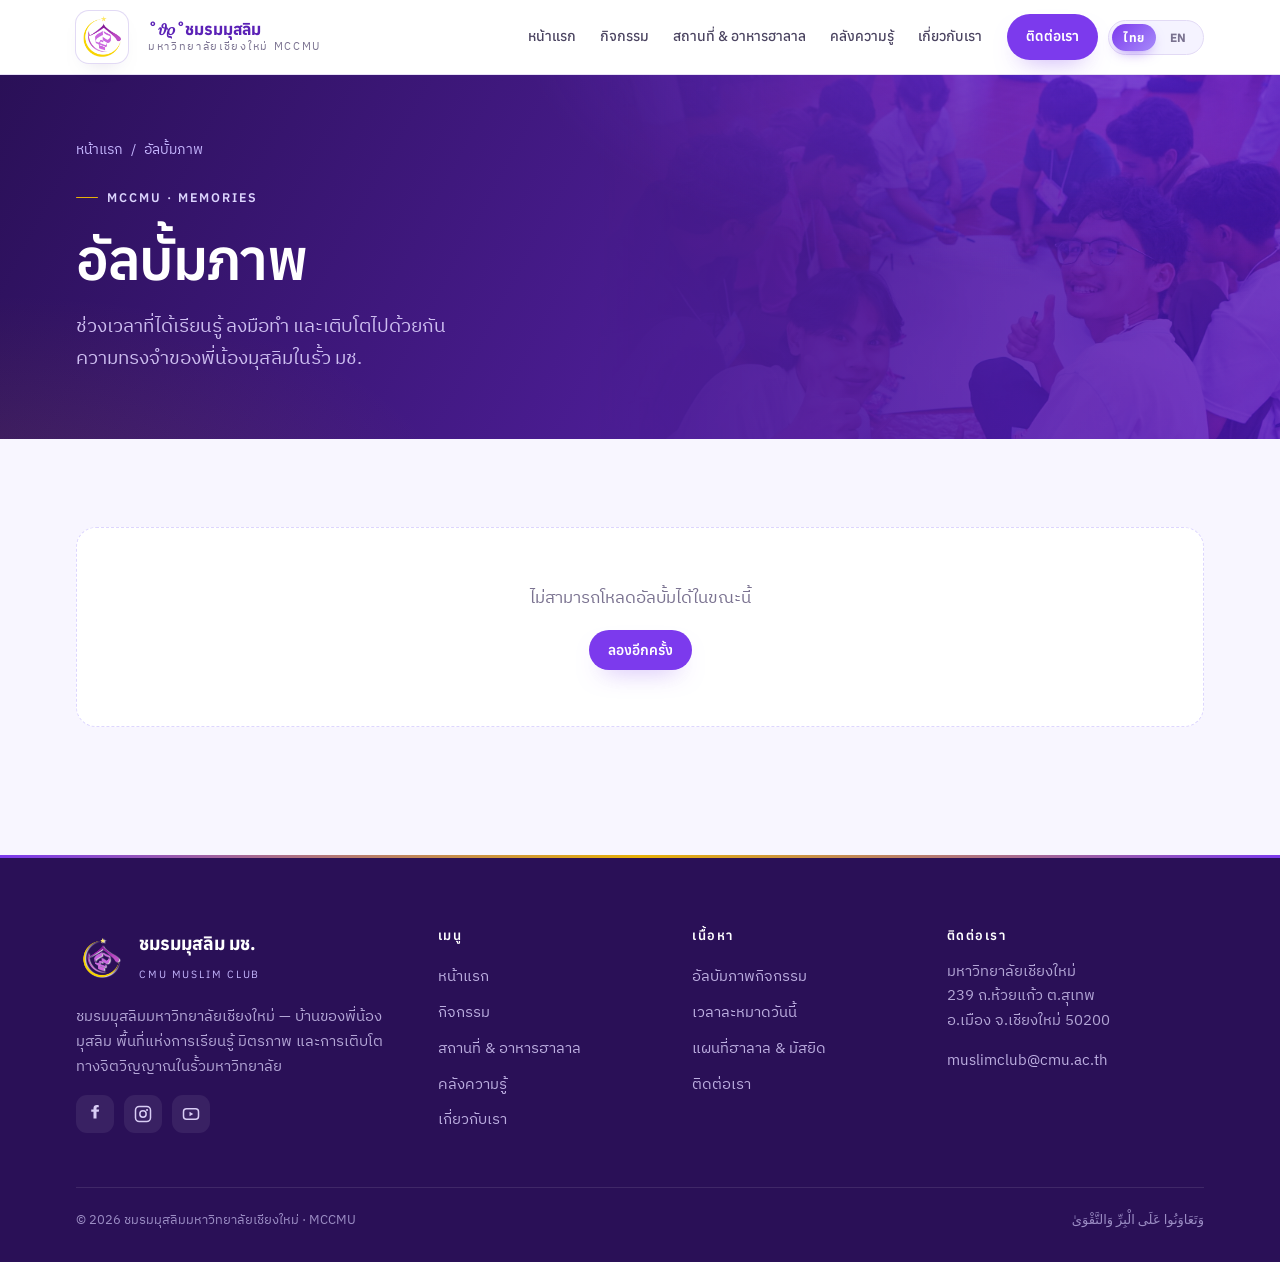
<file: gallery.html>
<!DOCTYPE html>
<html lang="th">
<head>
<meta charset="UTF-8">
<meta name="viewport" content="width=device-width, initial-scale=1.0">
<meta name="description" content="อัลบั้มภาพกิจกรรมชมรมมุสลิมมหาวิทยาลัยเชียงใหม่ รวมความทรงจำจากการเรียนรู้ กิจกรรม และมิตรภาพของพี่น้อง MCCMU">
<title>อัลบั้มภาพ · MCCMU</title>
<link rel="icon" type="image/png" href="assets/logo_white_bc.png">
<link rel="preconnect" href="https://lh3.googleusercontent.com" crossorigin>
<link rel="preconnect" href="https://drive.google.com" crossorigin>
<link rel="stylesheet" href="assets/mccmu.css?v=20261013b">
<link rel="stylesheet" href="assets/gallery.css?v=20261013b">
<script>window.MCCMU_SUPABASE={url:"https://bzbqzohygnraqquabffg.supabase.co",key:"eyJhbGciOiJIUzI1NiIsInR5cCI6IkpXVCJ9.eyJpc3MiOiJzdXBhYmFzZSIsInJlZiI6ImJ6YnF6b2h5Z25yYXFxdWFiZmZnIiwicm9sZSI6ImFub24iLCJpYXQiOjE3ODYzMzM3NDEsImV4cCI6MjEwMTkwOTc0MX0.-e1jyLky8H4MS4DGYO6NXD2TrqdXaKSM0qNlmsKXpNI"}</script>
<script src="assets/site.js?v=20261013b" defer></script>
<script src="assets/gallery.js?v=20261013b" defer></script>
<script src="assets/api.js?v=20261013b" defer></script>
<script src="assets/i18n.js?v=20261013b" defer></script>
</head>
<body data-page="gallery">
<div id="site-nav"></div>
<main id="main-content">
  <section class="phero">
    <div class="container">
      <div class="crumbs"><a href="index.html">หน้าแรก</a><span>/</span><span>อัลบั้มภาพ</span></div>
      <span class="eyebrow">MCCMU · Memories</span>
      <h1>อัลบั้มภาพ</h1>
      <p class="lead">ช่วงเวลาที่ได้เรียนรู้ ลงมือทำ และเติบโตไปด้วยกัน<br>ความทรงจำของพี่น้องมุสลิมในรั้ว มช.</p>
    </div>
  </section>
  <section class="section" data-gallery aria-label="อัลบั้มทั้งหมด">
    <div class="container">
      <div class="album-categories" data-album-categories role="group" aria-label="หมวดอัลบั้ม" hidden></div>
      <div class="album-grid" id="albumGrid"></div>
      <noscript><p>กรุณาเปิด JavaScript เพื่อดูอัลบั้มภาพ</p></noscript>
    </div>
  </section>
</main>
<div id="site-footer"></div>
</body>
</html>
</file>
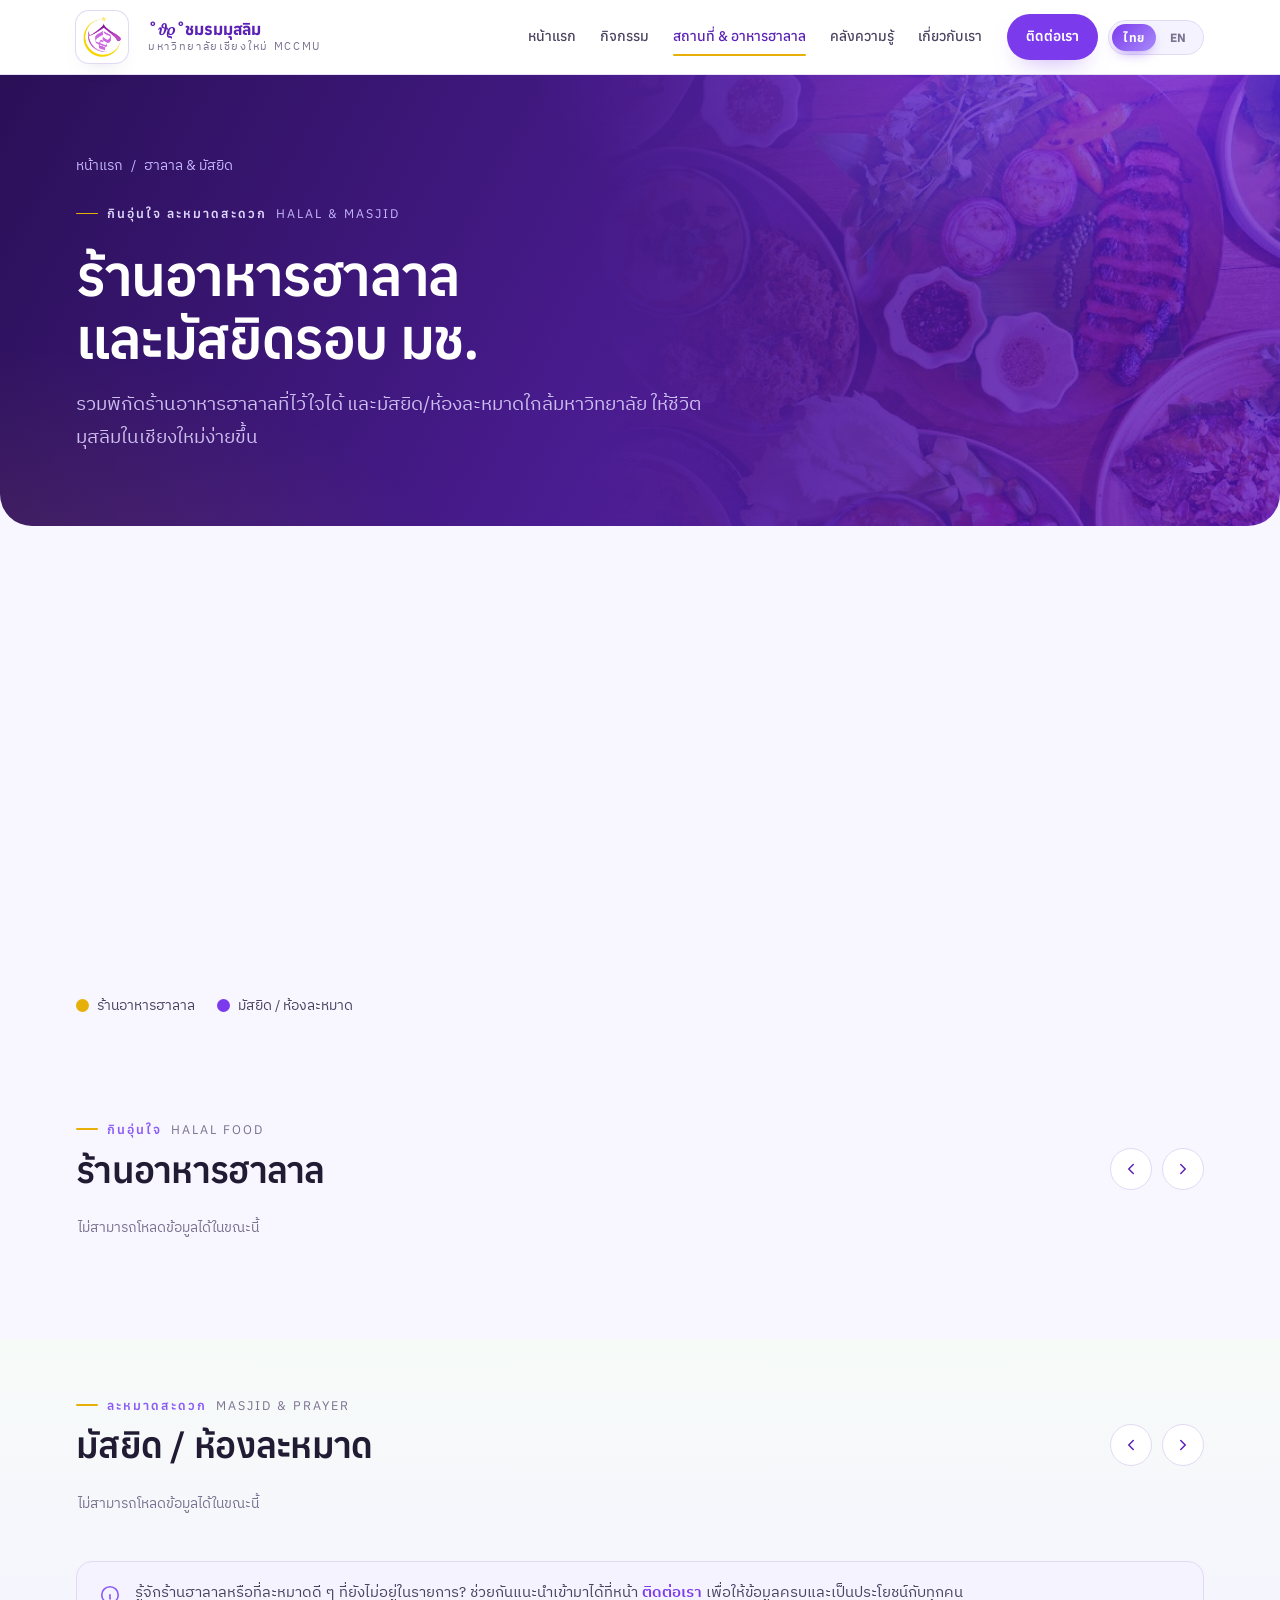
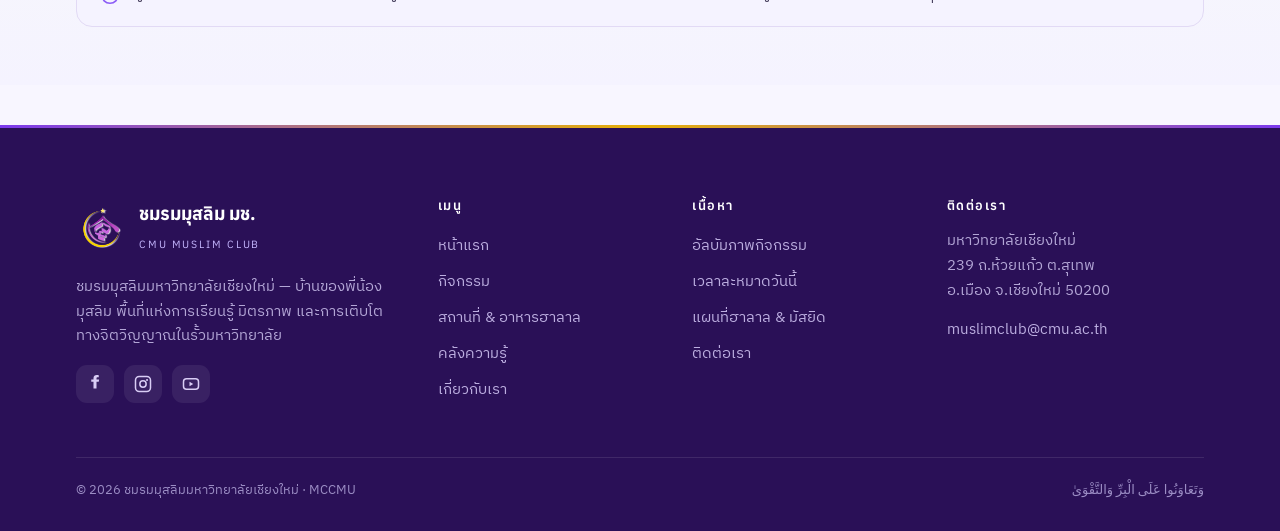
<file: halal-map.html>
<!DOCTYPE html>
<html lang="th">
<head>
<meta charset="UTF-8">
<meta name="viewport" content="width=device-width, initial-scale=1.0">
<link rel="icon" type="image/png" href="assets/logo_white_bc.png">
<link rel="apple-touch-icon" href="assets/logo_white_bc.png">
<title>ฮาลาล & มัสยิด · MCCMU</title>
<!-- เปิดคอนเนกชันล่วงหน้าไปยังปลายทางที่ต้องยิงแน่ ๆ (ตัดเวลา DNS+TLS ~200-400ms) -->
<link rel="preconnect" href="https://lh3.googleusercontent.com" crossorigin>
<link rel="preconnect" href="https://drive.google.com" crossorigin>
<link rel="dns-prefetch" href="https://script.google.com">
<link rel="stylesheet" href="assets/mccmu.css?v=20261013b">
<!-- โหลดสคริปต์แบบ defer: ไม่บล็อกการวาดหน้า และรันตามลำดับก่อน DOMContentLoaded -->
<script>window.MCCMU_SUPABASE={url:"https://bzbqzohygnraqquabffg.supabase.co",key:"eyJhbGciOiJIUzI1NiIsInR5cCI6IkpXVCJ9.eyJpc3MiOiJzdXBhYmFzZSIsInJlZiI6ImJ6YnF6b2h5Z25yYXFxdWFiZmZnIiwicm9sZSI6ImFub24iLCJpYXQiOjE3ODYzMzM3NDEsImV4cCI6MjEwMTkwOTc0MX0.-e1jyLky8H4MS4DGYO6NXD2TrqdXaKSM0qNlmsKXpNI"}</script>
<script src="assets/site.js?v=20261013b" defer></script>
<script src="assets/api.js?v=20261013b" defer></script>
<script src="assets/i18n.js?v=20261013b" defer></script>
</head>
<body data-page="halal">
<div id="site-nav"></div>

<section class="phero">
  <div class="phero__pat"></div>
  <div class="container">
    <div class="crumbs"><a href="index.html">หน้าแรก</a><span>/</span><span>ฮาลาล & มัสยิด</span></div>
    <span class="eyebrow">กินอุ่นใจ ละหมาดสะดวก <span class="en">Halal & Masjid</span></span>
    <h1>ร้านอาหารฮาลาล<br>และมัสยิดรอบ มช.</h1>
    <p class="lead">รวมพิกัดร้านอาหารฮาลาลที่ไว้ใจได้ และมัสยิด/ห้องละหมาดใกล้มหาวิทยาลัย
      ให้ชีวิตมุสลิมในเชียงใหม่ง่ายขึ้น</p>
  </div>
</section>

<!-- map -->
<section class="section section--tight" style="padding-top:54px">
  <div class="container">
    <div class="mapwrap reveal">
      <!-- แผนที่รวม: ฝังจาก Google Maps (settings.halal_map_url ถ้ามี ไม่งั้นใช้พื้นที่ มช.) — assets/api.js renderHalalMap -->
      <div class="ph mapembed" id="halalMap" data-label="กำลังโหลดแผนที่…">
        <svg viewBox="0 0 24 24" fill="none" stroke="currentColor" stroke-width="1.3"><path d="M9 4 3 6v14l6-2 6 2 6-2V4l-6 2-6-2z"/><path d="M9 4v14M15 6v14"/></svg>
      </div>
      <div class="maplegend">
        <span><i class="lg" style="background:var(--gold)"></i> ร้านอาหารฮาลาล</span>
        <span><i class="lg" style="background:var(--grape-600)"></i> มัสยิด / ห้องละหมาด</span>
      </div>
    </div>
  </div>
</section>

<!-- ร้านอาหารฮาลาล — แถวเลื่อนข้าง (carousel) -->
<section class="section" style="padding-top:30px">
  <div class="container">
    <div class="row-head reveal">
      <div class="s-head"><span class="eyebrow">กินอุ่นใจ <span class="en">Halal Food</span></span>
        <h2 style="font-size:clamp(24px,3.2vw,36px);margin-top:10px">ร้านอาหารฮาลาล <span class="count-pill" id="foodCount"></span></h2></div>
      <div class="carousel__nav">
        <button class="carousel__btn" id="foodPrev" type="button" aria-label="ก่อนหน้า">
          <svg viewBox="0 0 24 24" fill="none" stroke="currentColor" stroke-width="2" stroke-linecap="round" stroke-linejoin="round"><path d="M15 6l-6 6 6 6"/></svg></button>
        <button class="carousel__btn" id="foodNext" type="button" aria-label="ถัดไป">
          <svg viewBox="0 0 24 24" fill="none" stroke="currentColor" stroke-width="2" stroke-linecap="round" stroke-linejoin="round"><path d="M9 6l6 6-6 6"/></svg></button>
      </div>
    </div>
    <div class="carousel reveal" style="margin-top:22px"><div class="carousel__track" id="foodTrack"></div></div>
  </div>
</section>

<!-- มัสยิด / ห้องละหมาด — แถวเลื่อนข้าง (carousel) -->
<section class="section section--soft" style="padding-top:48px;padding-bottom:58px">
  <div class="container">
    <div class="row-head reveal">
      <div class="s-head"><span class="eyebrow">ละหมาดสะดวก <span class="en">Masjid & Prayer</span></span>
        <h2 style="font-size:clamp(24px,3.2vw,36px);margin-top:10px">มัสยิด / ห้องละหมาด <span class="count-pill" id="masjidCount"></span></h2></div>
      <div class="carousel__nav">
        <button class="carousel__btn" id="masjidPrev" type="button" aria-label="ก่อนหน้า">
          <svg viewBox="0 0 24 24" fill="none" stroke="currentColor" stroke-width="2" stroke-linecap="round" stroke-linejoin="round"><path d="M15 6l-6 6 6 6"/></svg></button>
        <button class="carousel__btn" id="masjidNext" type="button" aria-label="ถัดไป">
          <svg viewBox="0 0 24 24" fill="none" stroke="currentColor" stroke-width="2" stroke-linecap="round" stroke-linejoin="round"><path d="M9 6l6 6-6 6"/></svg></button>
      </div>
    </div>
    <div class="carousel reveal" style="margin-top:22px"><div class="carousel__track" id="masjidTrack"></div></div>

    <div class="note reveal" style="margin-top:34px">
      <svg viewBox="0 0 24 24" fill="none" stroke="currentColor" stroke-width="1.8"><circle cx="12" cy="12" r="9"/><path d="M12 8h.01M11 12h1v4h1"/></svg>
      <p>รู้จักร้านฮาลาลหรือที่ละหมาดดี ๆ ที่ยังไม่อยู่ในรายการ? ช่วยกันแนะนำเข้ามาได้ที่หน้า
        <a href="about.html#contact" style="color:var(--grape-600);font-weight:600">ติดต่อเรา</a> เพื่อให้ข้อมูลครบและเป็นประโยชน์กับทุกคน</p>
    </div>
  </div>
</section>

<div id="site-footer"></div>

<style>
.mapwrap{ position:relative; }
.mapembed{ min-height:400px;border-radius:var(--radius);overflow:hidden; }
.mapembed > iframe{ position:absolute;inset:0;width:100%;height:100%;border:0;display:block; }
.mapembed.has-map{ background:none; }
.maplegend{ display:flex;gap:22px;margin-top:14px;font-size:14px;color:var(--ink-soft); }
.maplegend span{ display:flex;align-items:center;gap:8px; }
.maplegend .lg{ width:13px;height:13px;border-radius:50%;display:inline-block; }
/* แผนที่เล็กในแต่ละการ์ด (ฝั่งซ้ายของการ์ด place) */
.place__map{ position:relative;background:var(--lilac-100); }
.place__map > iframe{ position:absolute;inset:0;width:100%;height:100%;border:0;display:block; }
.place.hide{ display:none; }
/* มือถือ: แผนที่รวมเตี้ยลง จะได้เห็นรายการโดยไม่ต้องไถผ่านแผนที่เต็มจอ */
@media (max-width:620px){
  .mapembed{ min-height:250px; }
  .maplegend{ gap:14px;flex-wrap:wrap;font-size:13px; }
}

/* ── การ์ดสถานที่แนวตั้งใน carousel (แผนที่บน · ข้อมูลล่าง) ── */
.carousel__track > .place--v{ flex:0 0 auto;width:300px;scroll-snap-align:start; }
.place--v{ flex-direction:column; }
.place--v .place__media{ width:100%;aspect-ratio:16/10;min-height:0; }
.place--v .place__body{ padding:18px 20px 20px; }
/* แถบสีตามประเภท: เปลี่ยนจากเส้นข้างเป็นเส้นคาดบนของเนื้อหา */
.place--v .place__body::before{
  left:20px;right:20px;top:0;bottom:auto;width:auto;height:3px;
  border-radius:0 0 3px 3px;
}
.place--v:hover{ transform:translateY(-5px); }
@media (max-width:560px){ .carousel__track > .place--v{ width:255px; } }

/* ป้ายจำนวนท้ายหัวข้อ */
.count-pill{
  display:inline-block;vertical-align:middle;margin-left:10px;
  font-family:var(--font-display);font-size:13px;font-weight:600;
  color:var(--grape-600);background:var(--lilac-100);border:1px solid var(--line);
  padding:4px 12px;border-radius:999px;
}
.count-pill:empty{ display:none; }
</style>
<!-- การกรองหมวด + การ์ดสถานที่ จัดการโดย assets/api.js (renderPlaces) -->
</body>
</html>
</file>
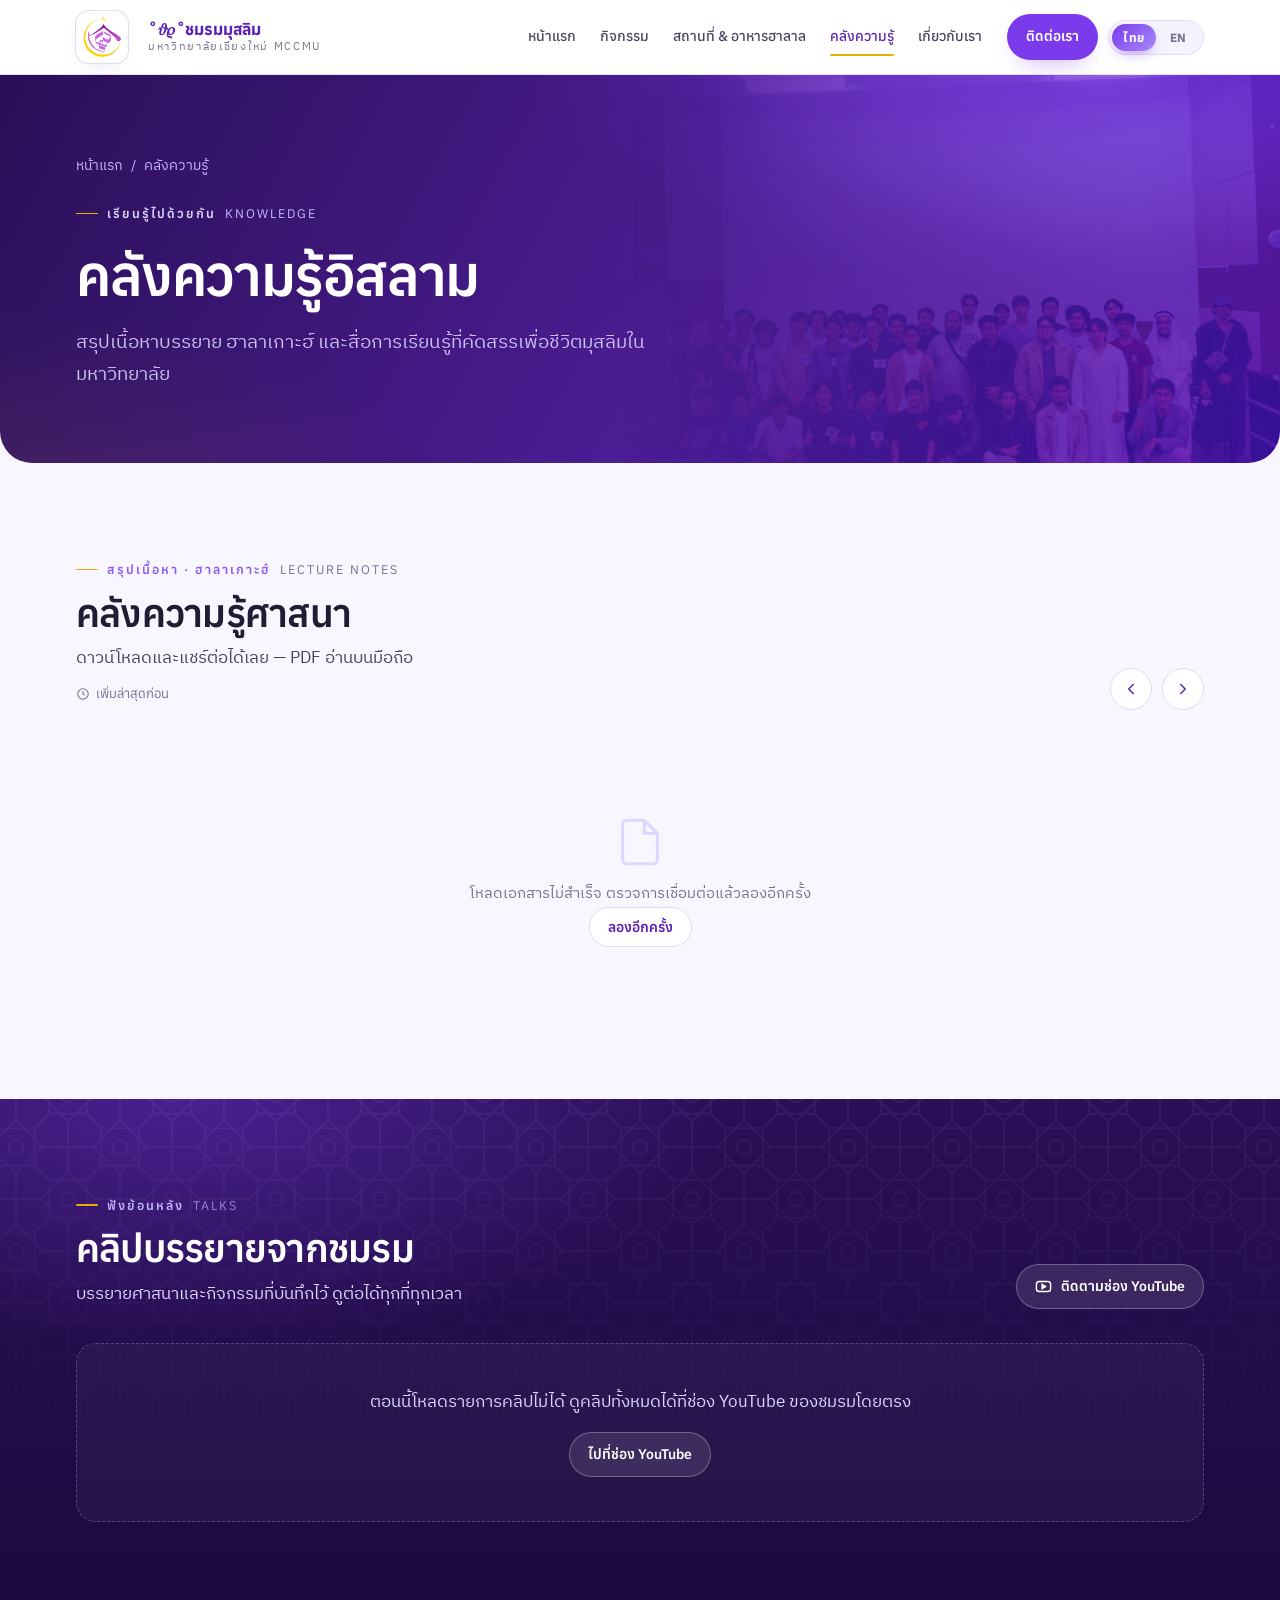
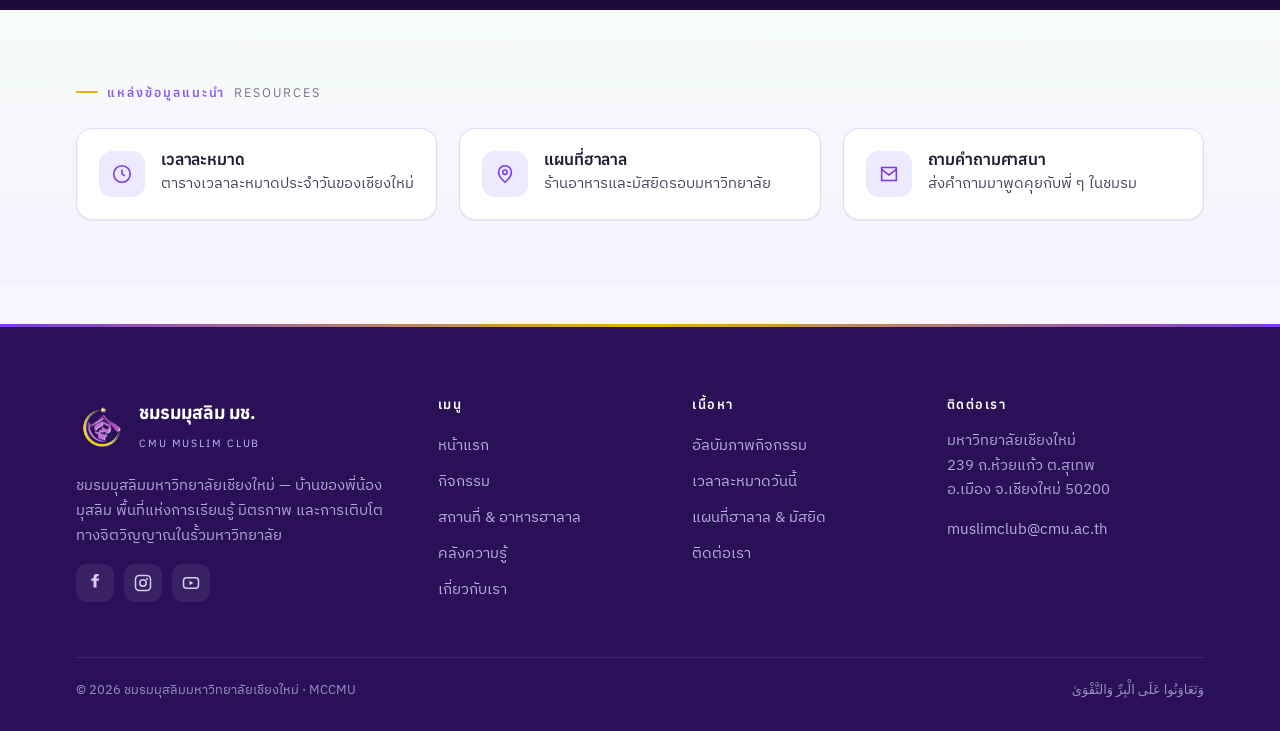
<file: knowledge.html>
<!DOCTYPE html>
<html lang="th">
<head>
<meta charset="UTF-8">
<meta name="viewport" content="width=device-width, initial-scale=1.0">
<link rel="icon" type="image/png" href="assets/logo_white_bc.png">
<link rel="apple-touch-icon" href="assets/logo_white_bc.png">
<title>คลังความรู้ · MCCMU</title>
<!-- เปิดคอนเนกชันล่วงหน้าไปยังปลายทางที่ต้องยิงแน่ ๆ (ตัดเวลา DNS+TLS ~200-400ms) -->
<link rel="preconnect" href="https://lh3.googleusercontent.com" crossorigin>
<link rel="preconnect" href="https://drive.google.com" crossorigin>
<link rel="preconnect" href="https://i.ytimg.com" crossorigin>
<link rel="dns-prefetch" href="https://script.google.com">
<link rel="stylesheet" href="assets/mccmu.css?v=20261013b">
<link rel="stylesheet" href="assets/videos.css?v=20261013b">
<!-- โหลดสคริปต์แบบ defer: ไม่บล็อกการวาดหน้า และรันตามลำดับก่อน DOMContentLoaded -->
<script>window.MCCMU_SUPABASE={url:"https://bzbqzohygnraqquabffg.supabase.co",key:"eyJhbGciOiJIUzI1NiIsInR5cCI6IkpXVCJ9.eyJpc3MiOiJzdXBhYmFzZSIsInJlZiI6ImJ6YnF6b2h5Z25yYXFxdWFiZmZnIiwicm9sZSI6ImFub24iLCJpYXQiOjE3ODYzMzM3NDEsImV4cCI6MjEwMTkwOTc0MX0.-e1jyLky8H4MS4DGYO6NXD2TrqdXaKSM0qNlmsKXpNI"}</script>
<script src="assets/site.js?v=20261013b" defer></script>
<script src="assets/api.js?v=20261013b" defer></script>
<script src="assets/videos.js?v=20261013b" defer></script>
<script src="assets/i18n.js?v=20261013b" defer></script>
</head>
<body data-page="knowledge">
<div id="site-nav"></div>

<section class="phero">
  <div class="phero__pat"></div>
  <div class="container">
    <div class="crumbs"><a href="index.html">หน้าแรก</a><span>/</span><span>คลังความรู้</span></div>
    <span class="eyebrow">เรียนรู้ไปด้วยกัน <span class="en">Knowledge</span></span>
    <h1>คลังความรู้อิสลาม</h1>
    <p class="lead">สรุปเนื้อหาบรรยาย ฮาลาเกาะฮ์ และสื่อการเรียนรู้ที่คัดสรรเพื่อชีวิตมุสลิมในมหาวิทยาลัย</p>
  </div>
</section>

<!-- ====================== LECTURE SUMMARIES ====================== -->
<section class="section" id="sec-docs">
  <div class="container">
    <div class="row-head reveal">
      <div class="s-head">
        <span class="eyebrow">สรุปเนื้อหา · ฮาลาเกาะฮ์ <span class="en">Lecture Notes</span></span>
        <h2 style="font-size:clamp(26px,3.4vw,38px);margin-top:12px">คลังความรู้ศาสนา</h2>
        <p class="lead" style="font-size:17px;margin-top:10px">ดาวน์โหลดและแชร์ต่อได้เลย — PDF อ่านบนมือถือ </p>
        <p class="doc-sort-hint">
          <svg viewBox="0 0 24 24" fill="none" stroke="currentColor" stroke-width="1.8" style="width:14px;height:14px;flex-shrink:0"><circle cx="12" cy="12" r="9"/><path d="M12 7v5l3 2"/></svg>
          เพิ่มล่าสุดก่อน
        </p>
      </div>
      <div style="display:flex;align-items:center;gap:16px;flex-shrink:0">
        <div id="docCount" class="count-badge"></div>
        <div class="carousel__nav">
          <button class="carousel__btn" id="docPrev" type="button" aria-label="ก่อนหน้า">
            <svg viewBox="0 0 24 24" fill="none" stroke="currentColor" stroke-width="2" stroke-linecap="round" stroke-linejoin="round"><path d="M15 6l-6 6 6 6"/></svg>
          </button>
          <button class="carousel__btn" id="docNext" type="button" aria-label="ถัดไป">
            <svg viewBox="0 0 24 24" fill="none" stroke="currentColor" stroke-width="2" stroke-linecap="round" stroke-linejoin="round"><path d="M9 6l6 6-6 6"/></svg>
          </button>
        </div>
      </div>
    </div>

    <!-- carousel -->
    <div class="carousel doc-carousel reveal" style="margin-top:26px">
      <div class="carousel__track" id="docGrid"></div>
    </div>

    <div id="docEmpty" class="doc-empty" style="display:none">
      <svg viewBox="0 0 24 24" fill="none" stroke="currentColor" stroke-width="1.4"><path d="M14 2H6a2 2 0 0 0-2 2v16a2 2 0 0 0 2 2h12a2 2 0 0 0 2-2V8z"/><polyline points="14 2 14 8 20 8"/></svg>
      <p id="docEmptyMsg">ยังไม่มีไฟล์ในหมวดนี้</p>
      <button type="button" class="btn btn--ghost btn--sm" id="docRetry" hidden>ลองอีกครั้ง</button>
    </div>
  </div>
</section>

<!-- ====================== VIDEOS (ช่อง YouTube ชมรม) ====================== -->
<section class="section vsec" id="videos" aria-labelledby="videosTitle">
  <div class="container">
    <div class="row-head reveal">
      <div class="s-head">
        <span class="eyebrow">ฟังย้อนหลัง <span class="en">Talks</span></span>
        <h2 id="videosTitle" style="font-size:clamp(26px,3.4vw,38px);margin-top:12px">คลิปบรรยายจากชมรม</h2>
        <p class="lead" style="font-size:17px;margin-top:10px">บรรยายศาสนาและกิจกรรมที่บันทึกไว้ ดูต่อได้ทุกที่ทุกเวลา</p>
      </div>
      <a class="btn btn--light btn--sm" href="https://www.youtube.com/@muslimcmu?sub_confirmation=1" target="_blank" rel="noopener">
        <svg viewBox="0 0 24 24" fill="none" stroke="currentColor" stroke-width="2"><rect x="2" y="5" width="20" height="14" rx="4"/><path d="M10 9l5 3-5 3z" fill="currentColor"/></svg>
        ติดตามช่อง YouTube
      </a>
    </div>
    <div class="vwrap reveal" id="videoBox" aria-busy="true"></div>
  </div>
</section>

<!-- quick resources -->
<section class="section section--soft section--tight">
  <div class="container">
    <div class="s-head reveal"><span class="eyebrow">แหล่งข้อมูลแนะนำ <span class="en">Resources</span></span></div>
    <div class="grid g-3 reveal" style="margin-top:26px">
      <a class="card card--hover ctile" href="index.html#prayer">
        <span class="ctile__ic"><svg viewBox="0 0 24 24" fill="none" stroke="currentColor" stroke-width="1.7"><circle cx="12" cy="12" r="9"/><path d="M12 7v5l3 2"/></svg></span>
        <div><h4>เวลาละหมาด</h4><p>ตารางเวลาละหมาดประจำวันของเชียงใหม่</p></div>
      </a>
      <a class="card card--hover ctile" href="halal-map.html">
        <span class="ctile__ic"><svg viewBox="0 0 24 24" fill="none" stroke="currentColor" stroke-width="1.7"><path d="M12 21s-7-6-7-11a7 7 0 0 1 14 0c0 5-7 11-7 11z"/><circle cx="12" cy="10" r="2.4"/></svg></span>
        <div><h4>แผนที่ฮาลาล</h4><p>ร้านอาหารและมัสยิดรอบมหาวิทยาลัย</p></div>
      </a>
      <a class="card card--hover ctile" href="about.html#contact">
        <span class="ctile__ic"><svg viewBox="0 0 24 24" fill="none" stroke="currentColor" stroke-width="1.7"><path d="M4 5h16v14H4z"/><path d="M4 7l8 6 8-6"/></svg></span>
        <div><h4>ถามคำถามศาสนา</h4><p>ส่งคำถามมาพูดคุยกับพี่ ๆ ในชมรม</p></div>
      </a>
    </div>
  </div>
</section>

<!-- ====================== LIGHTBOX ====================== -->
<!-- inert ตอนปิด: ไม่ให้ปุ่มในกล่องที่ซ่อนอยู่รับโฟกัสหรือถูกอ่านโดยโปรแกรมอ่านหน้าจอ -->
<div id="lightbox" class="lb" role="dialog" aria-modal="true" aria-label="ดูเอกสาร" inert>
  <button class="lb__close" id="lbClose" aria-label="ปิด">
    <svg viewBox="0 0 24 24" fill="none" stroke="currentColor" stroke-width="2.2"><path d="M18 6 6 18M6 6l12 12"/></svg>
  </button>
  <div class="lb__wrap">
    <div id="lbStage" class="lb__stage"></div>
    <div class="lb__info">
      <p id="lbTitle"></p>
      <a id="lbDownload" href="#" class="btn btn--gold btn--sm" style="margin-top:12px">
        <svg viewBox="0 0 24 24" fill="none" stroke="currentColor" stroke-width="2" stroke-linecap="round" style="width:15px;height:15px"><path d="M21 15v4a2 2 0 0 1-2 2H5a2 2 0 0 1-2-2v-4"/><polyline points="7 10 12 15 17 10"/><line x1="12" y1="15" x2="12" y2="3"/></svg>
        ดาวน์โหลด
      </a>
    </div>
  </div>
</div>

<!-- card template (hidden) -->
<template id="tplDoc">
  <div class="doc-card card card--hover">
    <div class="doc-card__thumb">
      <!-- filled by JS -->
    </div>
    <div class="doc-card__body">
      <h3 class="doc-title"></h3>
      <div class="doc-meta">
        <span class="doc-date"></span>
        <span class="doc-session"></span>
      </div>
      <div class="doc-actions">
        <button class="btn btn--primary doc-open" type="button">
          <svg viewBox="0 0 24 24" fill="none" stroke="currentColor" stroke-width="1.9" style="width:16px;height:16px"><path d="M2 12s3.5-7 10-7 10 7 10 7-3.5 7-10 7-10-7-10-7z"/><circle cx="12" cy="12" r="3"/></svg>
          <span class="doc-open-lbl">พรีวิว</span>
        </button>
        <a class="btn btn--ghost doc-dl">
          <svg viewBox="0 0 24 24" fill="none" stroke="currentColor" stroke-width="2" stroke-linecap="round" style="width:15px;height:15px"><path d="M21 15v4a2 2 0 0 1-2 2H5a2 2 0 0 1-2-2v-4"/><polyline points="7 10 12 15 17 10"/><line x1="12" y1="15" x2="12" y2="3"/></svg>โหลด
        </a>
      </div>
    </div>
  </div>
</template>

<div id="site-footer"></div>

<!-- ====================== STYLES ====================== -->
<style>

/* row-head */
.row-head{display:flex;justify-content:space-between;align-items:flex-end;gap:20px;flex-wrap:wrap;}
.count-badge{font-family:var(--font-display);font-size:14px;color:var(--muted);align-self:flex-end;padding-bottom:4px;}
.doc-sort-hint{display:inline-flex;align-items:center;gap:6px;margin-top:10px;font-size:13px;color:var(--muted);font-family:var(--font-display);}

/* doc card (carousel size — 4 per row) */
.doc-carousel .carousel__track > .doc-card{
  flex:0 0 auto;width:270px;scroll-snap-align:start;
}
.doc-card{overflow:hidden;display:flex;flex-direction:column;}
.doc-card__thumb{
  position:relative;aspect-ratio:3/4;overflow:hidden;
  display:grid;place-items:center;
  background:linear-gradient(140deg,var(--grape-700),var(--grape-500));
  flex-shrink:0;
}
.doc-card__thumb.is-img{background:var(--lilac-100);}
.doc-card__thumb.is-img img{
  position:absolute;inset:0;width:100%;height:100%;object-fit:cover;
  transition:transform .3s ease;
}
.doc-card:hover .doc-card__thumb.is-img img{transform:scale(1.04);}

/* PDF icon */
.pdf-icon-wrap{display:grid;place-items:center;gap:8px;}
.pdf-icon-wrap svg{width:40px;height:40px;color:rgba(255,255,255,.7);}
.pdf-label{font-family:var(--font-display);font-weight:700;font-size:11px;letter-spacing:.14em;color:var(--gold-soft);text-transform:uppercase;}

/* type badge */
.type-badge{
  position:absolute;top:8px;right:8px;
  padding:3px 8px;border-radius:999px;font-size:10px;font-weight:700;letter-spacing:.06em;text-transform:uppercase;
  backdrop-filter:blur(6px);
}
.type-badge.pdf{background:rgba(231,176,8,.22);color:var(--gold-soft);border:1px solid rgba(231,176,8,.35);}
.type-badge.img{background:rgba(255,255,255,.18);color:#fff;border:1px solid rgba(255,255,255,.3);}

/* overlay */
.doc-overlay{
  position:absolute;inset:0;background:rgba(26,9,60,.5);opacity:0;
  transition:opacity .2s;display:grid;place-items:center;cursor:pointer;
}
.doc-card:hover .doc-overlay{opacity:1;}
.doc-overlay svg{width:34px;height:34px;color:#fff;}

/* card body */
.doc-card__body{padding:14px 14px 16px;display:flex;flex-direction:column;flex:1;}
.doc-card__body .chip{align-self:flex-start;margin-bottom:8px;font-size:11.5px;}
.doc-card__body h3{font-size:14.5px;line-height:1.3;margin-bottom:6px;flex:1;}
.doc-meta{display:flex;flex-direction:column;gap:2px;font-size:12px;color:var(--muted);margin-bottom:12px;}
.doc-actions{display:flex;gap:7px;margin-top:auto;}
.doc-actions .btn{flex:1;font-size:12px;padding:8px 10px;justify-content:center;}

/* empty */
.doc-empty{text-align:center;padding:64px 20px;color:var(--muted);}
.doc-empty svg{width:52px;height:52px;margin:0 auto 14px;display:block;color:var(--violet-200);}
.doc-empty p{font-size:15px;}

/* lightbox */
.lb{
  position:fixed;inset:0;z-index:200;background:rgba(17,7,40,.92);
  display:grid;place-items:center;padding:20px;
  opacity:0;pointer-events:none;transition:opacity .22s;
  backdrop-filter:blur(8px);
}
.lb.open{opacity:1;pointer-events:auto;}
.lb__close{
  position:absolute;top:16px;right:16px;width:44px;height:44px;border-radius:12px;
  border:1px solid rgba(255,255,255,.2);background:rgba(255,255,255,.1);
  cursor:pointer;display:grid;place-items:center;color:#fff;transition:background .15s;
}
.lb__close:hover{background:rgba(255,255,255,.2);}
.lb__close svg{width:22px;height:22px;}
.lb__wrap{max-width:960px;width:100%;display:flex;flex-direction:column;align-items:center;gap:16px;}
.lb__stage{width:100%;display:flex;justify-content:center;}
.lb__stage img{max-height:80vh;max-width:100%;border-radius:16px;box-shadow:0 40px 80px rgba(0,0,0,.6);}
.lb__frame{width:100%;height:82vh;border:0;border-radius:16px;background:#fff;box-shadow:0 40px 80px rgba(0,0,0,.6);}
.lb__info{text-align:center;}
.lb__info p{color:#e7ddfb;font-size:15px;}

@media(max-width:640px){
  .doc-actions{flex-direction:column;}
  .lb__stage img{max-height:65vh;}
  .lb__frame{height:72vh;}
  .doc-carousel .carousel__track > .doc-card{width:180px;}
}
</style>

<!-- ====================== SCRIPT ====================== -->
<script>
var DOCS = [];

function _docThai(d){
  if(!d) return '';
  var m=['ม.ค.','ก.พ.','มี.ค.','เม.ย.','พ.ค.','มิ.ย.','ก.ค.','ส.ค.','ก.ย.','ต.ค.','พ.ย.','ธ.ค.'];
  var dt=new Date(d); if(isNaN(dt)) return d;
  return dt.getDate()+' '+m[dt.getMonth()]+' '+(dt.getFullYear()+543);
}

function _docId(s)         { s=(s||'').toString().trim(); var m=s.match(/[-\w]{25,}/); return m?m[0]:s; }
function driveView(id)     { return 'https://drive.google.com/file/d/' + _docId(id) + '/preview'; }
function driveDownload(id) { return 'https://drive.google.com/uc?export=download&id=' + _docId(id); }
/* ขนาด thumbnail ที่ขอจาก Drive — ขอให้พอดีกับการ์ดจริง ไม่ขอเผื่อ
   การ์ดกว้าง 270px (จอปกติ) / 180px (มือถือ ≤640px) · เผื่อจอ retina ไม่เกิน 2 เท่า
   สำคัญ: thumbnail ของ PDF/สไลด์ Drive ส่งกลับมาเป็น PNG ซึ่งใหญ่กว่า JPEG หลายเท่า
   ขอ w800 ทั้ง 14 ใบ = ~7 MB, ขอตามขนาดจริง = ~2-3.7 MB */
var THUMB_W = (function () {
  var card = (window.innerWidth <= 640) ? 180 : 270;
  var dpr  = Math.min(window.devicePixelRatio || 1, 2);
  return Math.ceil(card * dpr / 40) * 40;   // ปัดขึ้นทีละ 40 ให้ URL ซ้ำกันได้ (cache ดีขึ้น)
})();

function driveImg(id)      { return 'https://drive.google.com/thumbnail?id=' + _docId(id) + '&sz=w1600'; }
function driveThumb(id)    { return 'https://drive.google.com/thumbnail?id=' + _docId(id) + '&sz=w' + THUMB_W; }
function driveThumbAlt(id) { return 'https://lh3.googleusercontent.com/d/' + _docId(id) + '=w' + THUMB_W; }

function _svgEl(tag, attrs, parent){
  var e = document.createElementNS('http://www.w3.org/2000/svg', tag);
  if (attrs) Object.keys(attrs).forEach(function(k){ e.setAttribute(k, attrs[k]); });
  if (parent) parent.appendChild(e);
  return e;
}
function _iconSvg(strokeW){
  return _svgEl('svg', { viewBox:'0 0 24 24', fill:'none', stroke:'currentColor', 'stroke-width': strokeW || '1.8' });
}

function _thumbFallback(){
  var wrap = document.createElement('div');
  wrap.className = 'pdf-icon-wrap';
  var svg = _iconSvg('1.4');
  _svgEl('path', { d:'M14 2H6a2 2 0 0 0-2 2v16a2 2 0 0 0 2 2h12a2 2 0 0 0 2-2V8z', 'stroke-width':'1.6' }, svg);
  _svgEl('polyline', { points:'14 2 14 8 20 8' }, svg);
  _svgEl('line', { x1:8, y1:13, x2:16, y2:13 }, svg);
  _svgEl('line', { x1:8, y1:17, x2:16, y2:17 }, svg);
  var lbl = document.createElement('span');
  lbl.className = 'pdf-label';
  lbl.textContent = 'ไฟล์เอกสาร';
  wrap.appendChild(svg); wrap.appendChild(lbl);
  return wrap;
}

function buildCard(d) {
  var tpl  = document.getElementById('tplDoc');
  var node = tpl.content.cloneNode(true);
  var card = node.querySelector('.doc-card');

  var thumb = card.querySelector('.doc-card__thumb');
  thumb.classList.add('is-img');
  var img = document.createElement('img');
  img.referrerPolicy = 'no-referrer';   // จำเป็นสำหรับรูป Google Drive
  img.src = driveThumb(d.fileId);
  img.alt = d.title;
  img.loading = 'lazy';
  var triedAlt = false;
  img.onerror = function(){
    if (!triedAlt) { triedAlt = true; img.src = driveThumbAlt(d.fileId); return; }
    thumb.classList.remove('is-img');
    img.remove();
    thumb.insertBefore(_thumbFallback(), thumb.firstChild);
  };
  thumb.appendChild(img);

  var overlay = document.createElement('div');
  overlay.className = 'doc-overlay';
  var eyeSvg = _iconSvg('1.8');
  _svgEl('path',   { d:'M2 12s3.5-7 10-7 10 7 10 7-3.5 7-10 7-10-7-10-7z' }, eyeSvg);
  _svgEl('circle', { cx:12, cy:12, r:3 }, eyeSvg);
  overlay.appendChild(eyeSvg);
  overlay.addEventListener('click', function(){ openPreview(d); });
  thumb.appendChild(overlay);

  card.querySelector('.doc-title').textContent   = d.title;
  card.querySelector('.doc-date').textContent    = d.date;
  card.querySelector('.doc-session').textContent = d.description;  // คำอธิบายสั้น

  card.querySelector('.doc-open').addEventListener('click', function(){ openPreview(d); });
  card.querySelector('.doc-dl').href = driveDownload(d.fileId);

  return node;
}

/* ── carousel nav + auto-scroll ── */
(function(){
  var track   = document.getElementById('docGrid');
  var prevBtn = document.getElementById('docPrev');
  var nextBtn = document.getElementById('docNext');
  var STEP    = 288; /* 270px card + 18px gap */
  var timer;

  function advance(){
    var max = track.scrollWidth - track.clientWidth;
    if(max <= 0) return;
    if(track.scrollLeft >= max - 4){
      track.scrollTo({ left:0, behavior:'smooth' });
    } else {
      track.scrollBy({ left: STEP * 2, behavior:'smooth' });
    }
  }

  function startAuto(){ clearInterval(timer); timer = setInterval(advance, 3500); }
  function stopAuto() { clearInterval(timer); }

  prevBtn.addEventListener('click', function(){
    stopAuto();
    track.scrollBy({ left: -STEP * 2, behavior:'smooth' });
    startAuto();
  });
  nextBtn.addEventListener('click', function(){
    stopAuto();
    advance();
    startAuto();
  });

  track.addEventListener('mouseenter', stopAuto);
  track.addEventListener('mouseleave', startAuto);
  track.addEventListener('touchstart',  stopAuto,  { passive:true });
  track.addEventListener('touchend',    startAuto, { passive:true });

  window._docCarousel = { start: startAuto, stop: stopAuto };
})();

/* ── render grid → carousel ── */
(function(){
  var track   = document.getElementById('docGrid');
  var empty   = document.getElementById('docEmpty');
  var countEl = document.getElementById('docCount');
  var emptyMsg = document.getElementById('docEmptyMsg');
  var retry   = document.getElementById('docRetry');

  /* "ยังไม่มีไฟล์" กับ "โหลดไม่สำเร็จ" ต้องแยกกัน — คนอ่านจะได้รู้ว่าลองใหม่ได้ ไม่ใช่ว่าไม่มีเอกสารจริง */
  function showEmpty(failed){
    empty.style.display = 'block';
    emptyMsg.textContent = failed ? 'โหลดเอกสารไม่สำเร็จ ตรวจการเชื่อมต่อแล้วลองอีกครั้ง' : 'ยังไม่มีไฟล์ในหมวดนี้';
    retry.hidden = !failed;
  }
  retry.addEventListener('click', function(){
    empty.style.display = 'none';
    countEl.textContent = 'กำลังโหลด…';
    loadDocs();
  });

  function render(){
    countEl.textContent = DOCS.length + ' ไฟล์';
    while(track.firstChild) track.removeChild(track.firstChild);
    if(DOCS.length === 0){
      showEmpty(false);
    } else {
      empty.style.display = 'none';
      DOCS.forEach(function(d){ track.appendChild(buildCard(d)); });
    }
    track.scrollTo({ left:0, behavior:'instant' });
    if(window._docCarousel){ window._docCarousel.stop(); window._docCarousel.start(); }
  }

  countEl.textContent = 'กำลังโหลด…';

  /* assets/api.js โหลดแบบ defer → รันหลังสคริปต์ inline นี้
     จึงต้องรอให้ MCCMU พร้อมก่อน (deferred script เสร็จก่อน DOMContentLoaded เสมอ) */
  function loadDocs(){
    MCCMU.getDocs().then(function(items){
      DOCS = items.map(function(d){
        return { title: d.title, description: d.description || '',
                 date: _docThai(d.date), fileId: d.file_id };
      });
      render();
      openFromHash();
    }).catch(function(err){
      console.error('[MCCMU] docs:', err);
      countEl.textContent = '';
      showEmpty(true);
    });
  }
  /* deep-link จากหน้าแรก: knowledge.html#doc=<file_id> → เปิด preview ไฟล์นั้นเลย
     ค่าจาก hash ถูกใช้ "จับคู่" กับรายการที่โหลดมาเท่านั้น ไม่ถูกเอาไปประกอบ URL ตรง ๆ */
  function openFromHash(){
    var m = /[#&]doc=([^&]+)/.exec(location.hash);
    if(!m) return;
    var want;
    try { want = decodeURIComponent(m[1]); } catch(e){ return; }
    var hit = DOCS.filter(function(d){ return _docId(d.fileId) === _docId(want); })[0];
    if(!hit) return;
    document.getElementById('sec-docs').scrollIntoView({ behavior:'smooth', block:'start' });
    openPreview(hit);
  }
  window.addEventListener('hashchange', openFromHash);

  if (window.MCCMU && MCCMU.getDocs) loadDocs();
  else document.addEventListener('DOMContentLoaded', loadDocs);
})();

/* ── lightbox ── */
var lb      = document.getElementById('lightbox');
var lbStage = document.getElementById('lbStage');
var lbTxt   = document.getElementById('lbTitle');
var lbDl    = document.getElementById('lbDownload');

var lbOpener = null;
function openPreview(d){
  lbOpener = document.activeElement;
  lbStage.replaceChildren();
  /* ใช้ Drive preview ได้ทั้ง PDF และรูป (ไม่ต้องรู้ type) */
  var ifr = document.createElement('iframe');
  ifr.className = 'lb__frame';
  ifr.src = driveView(d.fileId);
  ifr.title = d.title;
  ifr.loading = 'lazy';
  ifr.setAttribute('allowfullscreen','');
  lbStage.appendChild(ifr);
  lbTxt.textContent = d.title;
  lbDl.href = driveDownload(d.fileId);
  lb.removeAttribute('inert');
  lb.classList.add('open');
  document.body.style.overflow = 'hidden';
  document.getElementById('lbClose').focus();
}
function closeLightbox(){
  if (!lb.classList.contains('open')) return;
  lb.classList.remove('open');
  lb.setAttribute('inert', '');
  document.body.style.overflow = '';
  setTimeout(function(){ lbStage.replaceChildren(); }, 300);
  /* เปิดมาจากลิงก์ #doc=… → ล้างออก ไม่งั้นรีเฟรชแล้วเด้งเปิดซ้ำ */
  if (/[#&]doc=/.test(location.hash)) history.replaceState(null, '', location.pathname + location.search);
  if (lbOpener && lbOpener.isConnected) lbOpener.focus();
}

document.getElementById('lbClose').addEventListener('click', closeLightbox);
lb.addEventListener('click', function(e){ if(e.target === lb) closeLightbox(); });
/* ขังโฟกัสไว้ในกล่องตอนเปิด: Tab วนอยู่ระหว่างปุ่มปิด กรอบเอกสาร และปุ่มดาวน์โหลด */
document.addEventListener('keydown', function(e){
  if (!lb.classList.contains('open')) return;
  if (e.key === 'Escape') { closeLightbox(); return; }
  if (e.key !== 'Tab') return;
  var f = Array.prototype.filter.call(lb.querySelectorAll('button, a[href], iframe'), function(n){ return n.offsetParent !== null; });
  if (!f.length) return;
  var first = f[0], last = f[f.length - 1];
  if (e.shiftKey && (document.activeElement === first || !lb.contains(document.activeElement))) { e.preventDefault(); last.focus(); }
  else if (!e.shiftKey && (document.activeElement === last || !lb.contains(document.activeElement))) { e.preventDefault(); first.focus(); }
});
</script>
</body>
</html>
</file>
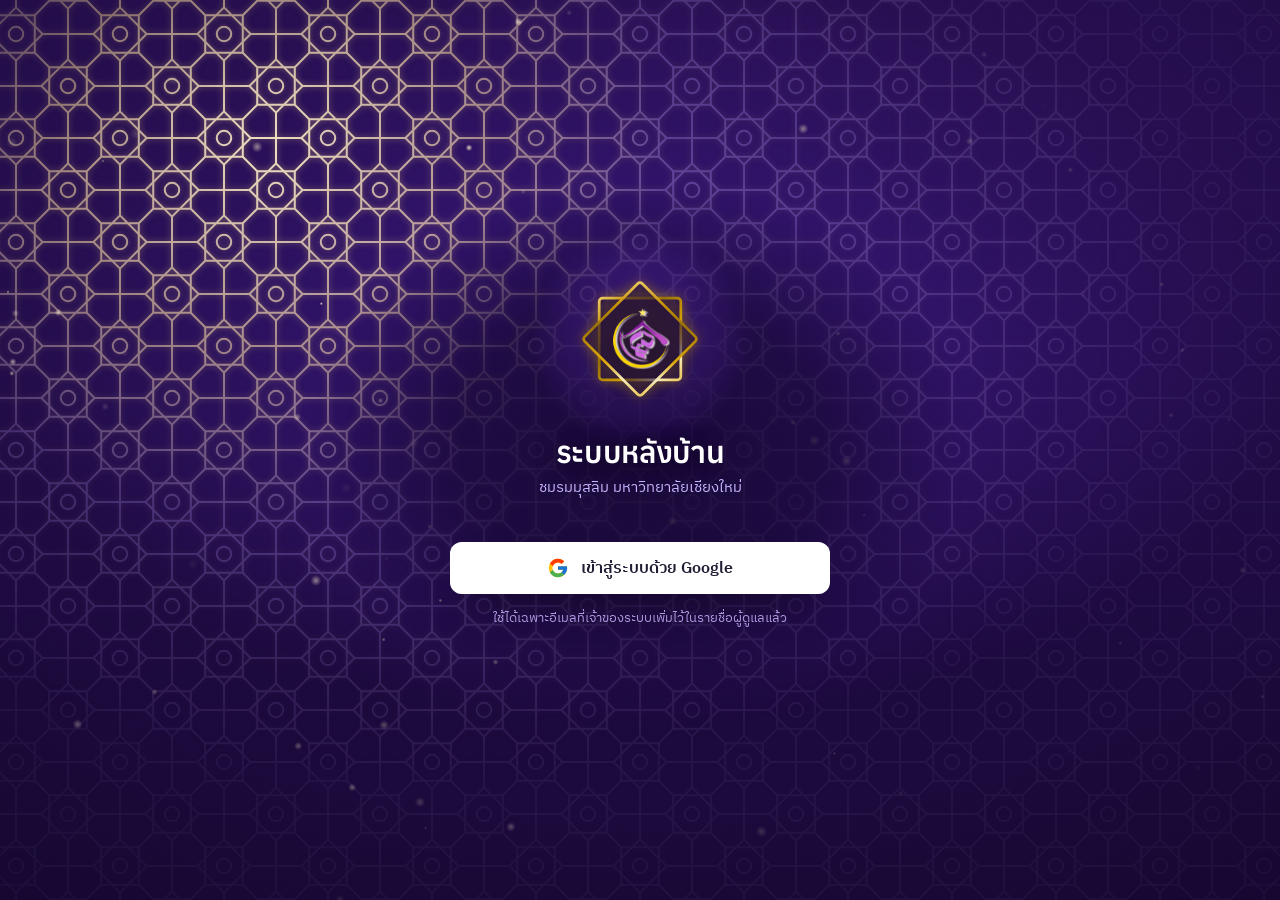
<file: .claude/audit/admin-mock.html>
<!DOCTYPE html>
<html lang="th">
<head>
<meta charset="UTF-8">
<meta name="viewport" content="width=device-width, initial-scale=1, viewport-fit=cover">
<meta name="apple-mobile-web-app-capable" content="yes">
<meta name="theme-color" content="#1C0A3D">
<meta name="robots" content="noindex, nofollow">
<title>หลังบ้าน · ชมรมมุสลิม มช.</title>
<script type="importmap">{"imports":{"https://cdn.jsdelivr.net/npm/@supabase/supabase-js@2.117.2/+esm":"/.claude/audit/mock-supabase.js"}}</script>
<link rel="icon" type="image/png" href="/assets/logo_white_bc.png">
<link rel="preconnect" href="https://fonts.googleapis.com">
<link rel="preconnect" href="https://fonts.gstatic.com" crossorigin>
<link rel="stylesheet" href="https://fonts.googleapis.com/css2?family=Anuphan:wght@400;500;600;700&family=IBM+Plex+Sans+Thai:wght@400;500;600;700&display=swap">
<link rel="stylesheet" href="/assets/admin.css?v=20261013a">
</head>
<body>

<!-- ── หน้าล็อกอิน ──
     data-state: checking (กำลังดูว่าล็อกอินค้างไว้ไหม) · signin · entering
     เริ่มที่ checking เสมอ ปุ่มล็อกอินจะได้ไม่กระพริบขึ้นมาแวบหนึ่งก่อนเข้าระบบ -->
<div class="login" id="loginView" data-state="checking">
  <!-- ฉาก: แสงส่องผ่านแผ่นฉลุลายดาวแปดแฉก มีฝุ่นลอยในลำแสง (วาดใน admin.js) -->
  <div class="scene" id="scene" aria-hidden="true">
    <div class="lattice lattice--base"></div>
    <div class="lattice-glow"><div class="lattice lattice--lit"><div class="light"></div></div></div>
    <canvas class="dust" id="dust"></canvas>
    <div class="vignette"></div>
  </div>

  <div class="login__inner">
    <div class="emblem" id="emblem">
      <div class="emblem__halo"></div>
      <svg class="emblem__star" viewBox="0 0 120 120" aria-hidden="true">
        <defs>
          <!-- ทองแบบโลหะ: แถบสะท้อนแสงเลื่อนผ่านตลอด · ต้นและปลายสีเดียวกันจึงวนต่อได้ไม่มีรอยกระตุก -->
          <linearGradient id="goldSheen" x1="0" y1="0" x2="1" y2="1" spreadMethod="repeat">
            <stop offset="0" stop-color="#9A7209"/>
            <stop offset=".3" stop-color="#E7B008"/>
            <stop offset=".45" stop-color="#FFF4C7"/>
            <stop offset=".55" stop-color="#F4D679"/>
            <stop offset=".8" stop-color="#C79405"/>
            <stop offset="1" stop-color="#9A7209"/>
            <animateTransform attributeName="gradientTransform" type="translate"
                              values="0 0;1 1" dur="4s" repeatCount="indefinite"/>
          </linearGradient>
        </defs>
        <rect x="24" y="24" width="72" height="72" rx="3"/>
        <rect x="24" y="24" width="72" height="72" rx="3" transform="rotate(45 60 60)"/>
      </svg>
      <img class="emblem__logo" src="/assets/logo_white_bc.png" alt="">
    </div>

    <h1 class="login__title">ระบบหลังบ้าน</h1>
    <p class="login__org">ชมรมมุสลิม มหาวิทยาลัยเชียงใหม่</p>

    <p class="login__status" id="loginStatus" role="status" aria-live="polite">กำลังตรวจสอบบัญชี…</p>

    <div class="login__act">
      <div id="loginMsg"></div>
      <button class="gbtn" id="btnLogin" type="button">
        <svg viewBox="0 0 48 48" aria-hidden="true">
          <path fill="#FFC107" d="M43.6 20.5H42V20H24v8h11.3C33.7 32.7 29.2 36 24 36c-6.6 0-12-5.4-12-12s5.4-12 12-12c3.1 0 5.8 1.2 7.9 3.1l5.7-5.7C34 6.1 29.3 4 24 4 12.9 4 4 12.9 4 24s8.9 20 20 20 20-8.9 20-20c0-1.3-.1-2.4-.4-3.5z"/>
          <path fill="#FF3D00" d="M6.3 14.7l6.6 4.8C14.7 15.1 19 12 24 12c3.1 0 5.8 1.2 7.9 3.1l5.7-5.7C34 6.1 29.3 4 24 4 16.3 4 9.7 8.3 6.3 14.7z"/>
          <path fill="#4CAF50" d="M24 44c5.2 0 9.9-2 13.4-5.2l-6.2-5.2C29.2 35.1 26.7 36 24 36c-5.2 0-9.6-3.3-11.3-8l-6.5 5C9.5 39.6 16.2 44 24 44z"/>
          <path fill="#1976D2" d="M43.6 20.5H42V20H24v8h11.3c-.8 2.2-2.2 4.2-4.1 5.6l6.2 5.2C37 39.2 44 34 44 24c0-1.3-.1-2.4-.4-3.5z"/>
        </svg>
        <span id="btnLoginText">เข้าสู่ระบบด้วย Google</span>
      </button>
      <p class="login__note">ใช้ได้เฉพาะอีเมลที่เจ้าของระบบเพิ่มไว้ในรายชื่อผู้ดูแลแล้ว</p>
    </div>
  </div>
</div>

<!-- ── หน้าหลัก ── -->
<div class="app hidden" id="appView">
  <!-- แถบบนสำหรับจอเล็ก · ซ่อนบนจอใหญ่ -->
  <header class="topbar">
    <button class="topbar__burger" id="btnMenu" aria-label="เปิดเมนู"
            aria-expanded="false" aria-controls="sideNav">
      <svg viewBox="0 0 24 24" fill="none" stroke="currentColor" stroke-width="2" stroke-linecap="round">
        <path d="M4 7h16M4 12h16M4 17h16"/>
      </svg>
    </button>
    <span class="topbar__title" id="topTitle">ภาพรวม</span>
  </header>
  <div class="side-scrim" id="sideScrim" hidden></div>

  <aside class="side" id="sideNav">
    <div class="side__brand">
      <img src="/assets/logo_white_bc.png" alt="">
      <b>ชมรมมุสลิม มช.<span>ระบบหลังบ้าน</span></b>
    </div>
    <div class="side__label">เนื้อหา</div>
    <nav id="navContent" aria-label="เนื้อหา"></nav>
    <div class="side__label">ระบบ</div>
    <nav id="navSystem" aria-label="ระบบ"></nav>
    <div class="side__foot">
      <img id="meAvatar" alt="" referrerpolicy="no-referrer"
           src="[data-uri]">
      <span class="who"><b id="meName">—</b><span id="meEmail"></span></span>
      <button class="side__out" id="btnLogout" type="button">ออกจากระบบ</button>
    </div>
  </aside>

  <main class="main" id="main"></main>
</div>

<script type="module" src="/assets/admin.js?v=20261013a"></script>
</body>
</html>
</file>
<file: assets/mccmu.css>
/* ==========================================================================
   MCCMU — Muslim Club, Chiang Mai University
   Design system · purple minimal · bilingual (TH/EN)
   ========================================================================== */

@import url('https://fonts.googleapis.com/css2?family=Anuphan:wght@300;400;500;600;700&family=IBM+Plex+Sans+Thai:wght@300;400;500;600;700&display=swap');

:root{
  /* ---- pastel purple scale ---- */
  --grape-950:#2A1057;
  --grape-900:#3B1578;
  --grape-800:#4C1D95;
  --grape-700:#5B21B6;
  --grape-600:#7C3AED;   /* primary — pastel-shifted */
  --grape-500:#8B5CF6;
  --grape-400:#A78BFA;
  --violet-300:#C4B5FD;
  --violet-200:#DDD6FE;
  --lilac-100:#EDE9FE;
  --lilac-50:#F5F3FF;

  /* ---- neutrals ---- */
  --paper:#F8F6FF;
  --paper-2:#F0ECFB;
  --ink:#211B33;
  --ink-soft:#4A4360;
  --muted:#7A7290;
  --line:#E2DAF5;
  --white:#ffffff;

  /* ---- accent (gold, from logo) — use sparingly ---- */
  --gold:#E7B008;
  --gold-soft:#F4D679;
  --teal:#0F766E;
  --teal-soft:#CCFBF1;
  --coral:#E76F51;
  --coral-soft:#FFE7DE;
  --leaf:#4D7C0F;
  --leaf-soft:#ECFCCB;

  /* ---- effects ---- */
  --radius:16px;
  --radius-sm:10px;
  --radius-lg:24px;
  --shadow-sm:0 1px 2px rgba(43,15,92,.05), 0 1px 0 rgba(43,15,92,.02);
  --shadow:0 14px 40px -22px rgba(43,15,92,.35);
  --shadow-lg:0 40px 90px -50px rgba(43,15,92,.55);
  --ring:0 0 0 1px var(--line);

  --container:1180px;
  --nav-h:74px;

  --font-display:'Anuphan', system-ui, sans-serif;
  --font-body:'IBM Plex Sans Thai','Anuphan', system-ui, sans-serif;
}

/* ---------- reset ---------- */
*,*::before,*::after{box-sizing:border-box;}
html{ -webkit-text-size-adjust:100%; scroll-behavior:smooth; }
body{
  margin:0;
  font-family:var(--font-body);
  background:
    linear-gradient(180deg, rgba(255,255,255,.6), transparent 380px),
    var(--paper);
  color:var(--ink);
  font-size:17px;
  line-height:1.65;
  -webkit-font-smoothing:antialiased;
  text-rendering:optimizeLegibility;
}
img{max-width:100%;display:block;}
a{color:inherit;text-decoration:none;}
button{font-family:inherit;}
h1,h2,h3,h4{font-family:var(--font-display);font-weight:600;line-height:1.12;margin:0;letter-spacing:-.01em;color:var(--ink);}
p{margin:0;}
::selection{background:var(--violet-200);color:var(--grape-900);}

/* ---------- layout helpers ---------- */
.container{width:100%;max-width:var(--container);margin-inline:auto;padding-inline:26px;}
.section{padding:88px 0;}
.section--tight{padding:64px 0;}
.eyebrow{
  display:inline-flex;align-items:center;gap:9px;
  font-family:var(--font-display);
  font-size:12.5px;font-weight:600;letter-spacing:.16em;text-transform:uppercase;
  color:var(--grape-500);
}
.eyebrow::before{content:"";width:22px;height:1.5px;background:var(--gold);border-radius:2px;}
.lead{font-size:19px;color:var(--ink-soft);line-height:1.7;}
.muted{color:var(--muted);font-size:14px;}
.en{ font-family:var(--font-display); color:var(--muted); font-weight:400; }

/* section title block */
.s-head{max-width:660px;}
.s-head h2{font-size:clamp(30px,4vw,44px);letter-spacing:-.02em;}
.s-head .lead{margin-top:18px;}
.center{text-align:center;margin-inline:auto;}

/* ---------- buttons ---------- */
.btn{
  display:inline-flex;align-items:center;justify-content:center;gap:9px;
  font-family:var(--font-display);font-weight:600;font-size:15.5px;
  padding:13px 24px;border-radius:999px;border:1px solid transparent;
  cursor:pointer;transition:transform .18s ease, box-shadow .18s ease, background .18s ease, color .18s ease;
  white-space:nowrap;
}
.btn svg{width:17px;height:17px;}
.btn--primary{ background:var(--grape-600); color:#fff; box-shadow:0 12px 26px -14px rgba(124,58,237,.55); }
.btn--primary:hover{ background:white; color:var(--grape-600); transform:translateY(-2px); box-shadow:0 18px 34px -14px rgba(124,58,237,.65); }
.btn--ghost{ background:#fff; color:var(--grape-700); border-color:var(--line); }
.btn--ghost:hover{ border-color:var(--violet-300); color:var(--grape-600); transform:translateY(-2px); }
.btn--light{ background:rgba(255,255,255,.1); color:#fff; border-color:rgba(255,255,255,.28); backdrop-filter:blur(6px); }
.btn--light:hover{ background:rgba(255,255,255,.18); transform:translateY(-2px); }
.btn--gold{ background:var(--gold); color:#3a2a00; }
.btn--gold:hover{ background:var(--gold-soft); transform:translateY(-2px); }
.btn--sm{ padding:10px 18px; font-size:14px; }

/* ---------- cards ---------- */
.card{
  background:#fff;border:1px solid var(--line);border-radius:var(--radius);
  box-shadow:var(--shadow-sm);transition:transform .2s ease, box-shadow .2s ease, border-color .2s ease;
}
.card--hover:hover{ transform:translateY(-4px); box-shadow:var(--shadow); border-color:var(--violet-200); }

/* arch / mihrab framed media (echoes the dome in the logo) */
.arch{ border-radius:140px 140px var(--radius) var(--radius); overflow:hidden; }
.arch-sm{ border-radius:80px 80px 10px 10px; overflow:hidden; }

/* placeholder media */
.ph{
  position:relative;background:
    radial-gradient(120% 90% at 50% 0%, rgba(15,118,110,.14), transparent 60%),
    linear-gradient(160deg,var(--lilac-100),#fff 70%);
  color:var(--violet-300);display:grid;place-items:center;overflow:hidden;
}
.ph svg{width:46px;height:46px;opacity:.6;}
.ph[data-label]::after{
  content:attr(data-label);position:absolute;bottom:12px;left:0;right:0;text-align:center;
  font-family:var(--font-display);font-size:12px;letter-spacing:.06em;color:var(--violet-300);text-transform:uppercase;
}
/* real image inside a .ph wrapper (loaded from backend/Drive) */
.ph > img{position:absolute;inset:0;width:100%;height:100%;object-fit:cover;display:block;
  opacity:0;transition:opacity .35s ease;}   /* แนบไว้ก่อนเพื่อให้ lazy ทำงาน · โชว์เมื่อโหลดเสร็จ */
.ph.has-img > img{opacity:1;}
.ph.has-img{background:none;}
.ph.has-img::after{display:none;}
.ph.has-img > svg{display:none;}

.media-fill{position:absolute;inset:0;width:100%;height:100%;object-fit:cover;}

/* skeleton loading shimmer */
.skel{position:relative;overflow:hidden;background:var(--lilac-100);}
.skel::after{content:"";position:absolute;inset:0;transform:translateX(-100%);
  background:linear-gradient(90deg,transparent,rgba(255,255,255,.6),transparent);
  animation:skelShimmer 1.3s infinite;}
@keyframes skelShimmer{100%{transform:translateX(100%);}}
.skel-line{height:12px;border-radius:6px;margin:8px 0;}
@media (prefers-reduced-motion:reduce){.skel::after{animation:none;}}

/* chips / badges */
.chip{
  display:inline-flex;align-items:center;gap:7px;
  padding:6px 13px;border-radius:999px;font-size:13.5px;font-weight:500;
  background:var(--lilac-50);color:var(--grape-600);border:1px solid var(--line);
}
.chip--gold{ background:#fdf6e0; color:#8a6a00; border-color:#f0e2b0; }
.dot{width:7px;height:7px;border-radius:50%;background:var(--grape-500);}

/* ---------- decorative ---------- */
.khatam{ color:var(--violet-300); }   /* set color, use as mask/stroke holder */
.divider-mark{
  display:flex;align-items:center;justify-content:center;gap:14px;color:var(--violet-300);
}
.divider-mark::before,.divider-mark::after{content:"";height:1px;width:54px;background:linear-gradient(90deg,transparent,var(--violet-200));}
.divider-mark::after{background:linear-gradient(90deg,var(--violet-200),transparent);}

/* ===========================================================================
   NAVBAR
   =========================================================================== */
.nav{
  position:sticky;top:0;z-index:50;
  background:rgba(255,255,255,.88);backdrop-filter:saturate(150%) blur(16px);
  border-bottom:1px solid rgba(226,218,245,.82);
}
.nav__in{ height:var(--nav-h); display:flex;align-items:center;gap:14px; }
.brand{ display:flex;align-items:center;gap:20px; margin-right:auto; }
.brand__logo-wrap{
  display:flex;align-items:center;justify-content:center;
  width:52px;height:52px;border-radius:13px;overflow:hidden;flex-shrink:0;
  background:#fff;box-shadow:var(--ring), 0 10px 24px -18px rgba(43,15,92,.5);
}
.brand__logo{ width:52px;height:52px;object-fit:contain; }
.brand__txt{ display:flex;flex-direction:column;line-height:1.05; }
.brand__th{ font-family:var(--font-display);font-weight:700;font-size:16px;color:var(--grape-700);letter-spacing:-.01em; padding-bottom:5px; }
.brand__en{ font-size:10.5px;letter-spacing:.16em;text-transform:uppercase;color:var(--muted);white-space:nowrap; }
.nav__links{ display:flex;align-items:center;gap:2px; }
.nav__links a{
  font-family:var(--font-display);font-weight:500;font-size:14px;color:var(--ink-soft);white-space:nowrap;
  padding:9px 11px;border-radius:999px;transition:color .15s, background .15s;position:relative;
}
.nav__links a:hover{ color:var(--grape-600);background:var(--lilac-50); }
.nav__links a.is-active{ color:var(--grape-700); }
.nav__links a.is-active::after{
  content:"";position:absolute;left:11px;right:11px;bottom:2px;height:2px;border-radius:2px;background:var(--gold);
}
.nav__cta{ display:flex;align-items:center;gap:10px; }
/* สวิตช์ภาษา TH/EN — แคปซูลมี thumb ม่วงเลื่อนไปมา (แสดงทุกขนาดจอ) */
.lang-switch{
  position:relative;display:inline-flex;align-items:center;flex-shrink:0;
  background:var(--lilac-50);border:1px solid var(--line);border-radius:999px;padding:3px;
}
.lang-switch button{
  position:relative;z-index:1;width:44px;padding:6px 0;border:0;background:none;cursor:pointer;
  font-family:var(--font-display);font-weight:700;font-size:12px;letter-spacing:.04em;
  color:var(--muted);border-radius:999px;transition:color .28s ease;
}
.lang-switch button.is-on{ color:#fff; }
.lang-switch button:not(.is-on):hover{ color:var(--grape-600); }
.lang-switch__thumb{
  position:absolute;top:3px;bottom:3px;left:3px;width:44px;border-radius:999px;
  background:linear-gradient(135deg,var(--grape-600),var(--grape-400));
  box-shadow:0 6px 14px -6px rgba(124,58,237,.65);
  transition:transform .3s cubic-bezier(.4,0,.2,1);
}
.lang-switch.is-en .lang-switch__thumb{ transform:translateX(44px); }
/* เฟดเนื้อหาตอนสลับภาษา (ไม่รีเฟรชหน้า) */
body{ transition:opacity .2s ease; }
body.lang-fade{ opacity:.15; }
/* โหมดอังกฤษ: ซ่อนคำอังกฤษกำกับ (จะได้ไม่ซ้ำกับข้อความหลักที่ถูกแปลแล้ว) */
html[lang="en"] .en{ display:none; }
@media (prefers-reduced-motion:reduce){
  .lang-switch__thumb{ transition:none; }
  body{ transition:none; }
}
@media (max-width:400px){
  .lang-switch button{ width:38px;padding:5px 0;font-size:11px; }
  .lang-switch.is-en .lang-switch__thumb{ transform:translateX(38px); }
  .lang-switch__thumb{ width:38px; }
}
.nav__burger{ display:none;width:42px;height:42px;border-radius:12px;border:1px solid var(--line);background:#fff;cursor:pointer;align-items:center;justify-content:center; }
.nav__burger svg{width:20px;height:20px;color:var(--grape-700);}

/* mobile drawer — burger ตั้งแต่ ≤1024 (ครอบ iPad แนวนอน เพราะลิงก์ "สถานที่ & อาหารฮาลาล" ยาว) */
.drawer{ display:none; }
@media (max-width:1024px){
  .nav__links,.nav__cta .btn{ display:none; }
  .nav__burger{ display:flex; }
  .drawer{
    display:block;position:fixed;inset:var(--nav-h) 0 0 0;z-index:49;
    background:rgba(251,250,255,.98);backdrop-filter:blur(10px);
    padding:22px 26px;overflow-y:auto;transform:translateY(-12px);opacity:0;pointer-events:none;
    transition:opacity .2s, transform .2s;
  }
  .drawer.open{ opacity:1;transform:none;pointer-events:auto; }
  .drawer a{
    display:flex;align-items:center;justify-content:space-between;
    font-family:var(--font-display);font-weight:500;font-size:19px;color:var(--ink);
    padding:16px 4px;border-bottom:1px solid var(--line);
  }
  .drawer a .en{font-size:12px;}
}

/* ===========================================================================
   HOME PAGE REDESIGN
   =========================================================================== */
.hero{
  position:relative;overflow:hidden;color:var(--ink);padding:82px 0 92px;
  /* ธีมมินิมัลม่วง — พื้นสว่างลาเวนเดอร์ (รูปวิวอยู่ชั้น .hero__photo ฝั่งขวา) */
  background:
    radial-gradient(70% 90% at 88% -12%, rgba(139,92,246,.12), transparent 60%),
    linear-gradient(180deg, #ffffff 0%, var(--paper) 100%);
}
/* รูปวิว (หอนาฬิกา มช.) ฝั่งขวา เฟดจางหายไปทางซ้าย + เคลือบโทนม่วงให้เข้าธีม/กลบรอยแตก */
.hero__photo{
  position:absolute;inset:0;z-index:0;pointer-events:none;
  /* เต็มกว้าง โชว์หอนาฬิกา+โลโก้ในรูป · ซ้ายวอชลาเวนเดอร์ให้อ่านง่าย ขวาเปิดให้เห็นภาพ */
  background:
    linear-gradient(90deg, rgba(248,246,255,.99) 0%, rgba(248,246,255,.90) 40%, rgba(248,246,255,.2) 68%, rgba(248,246,255,0) 100%),
    url('view.jpg') center 20%/cover no-repeat;
}
.hero::after{
  content:"";position:absolute;left:0;right:0;bottom:-1px;height:90px;
  background:linear-gradient(180deg, transparent, var(--paper));
  pointer-events:none;
}
.hero__pat{position:absolute;inset:0;color:var(--grape-500);opacity:.05;background-image:var(--khatam-url);background-size:118px;}
.hero__in{position:relative;z-index:1;display:grid;grid-template-columns:minmax(0,1fr) minmax(330px,.88fr);align-items:center;gap:54px;}
.hero .eyebrow{color:var(--grape-600);}
.hero .eyebrow::before{background:var(--grape-500);}
.hero h1{color:var(--ink);font-size:clamp(38px,5.8vw,68px);letter-spacing:-.025em;margin-top:18px;line-height:1.05;max-width:780px;}
.hero__lead{margin-top:22px;max-width:600px;font-size:19px;line-height:1.75;color:var(--ink-soft);}
.hero__cta{display:flex;gap:14px;margin-top:32px;flex-wrap:wrap;}
.hero__meta{display:flex;align-items:center;gap:22px;margin-top:42px;flex-wrap:wrap;}
.hero__meta strong{font-family:var(--font-display);font-size:30px;color:var(--grape-900);display:block;line-height:1;}
.hero__meta span{font-size:13px;color:var(--muted);}
.hero__meta .vr{width:1px;height:34px;background:var(--violet-200);}
.hero__media{position:relative;display:flex;align-items:center;justify-content:center;min-height:470px;}
.hero__card{
  position:relative;width:min(100%,420px);aspect-ratio:4/5;border-radius:24px;overflow:hidden;
  border:1px solid rgba(255,255,255,.28);
  box-shadow:0 36px 70px -34px rgba(0,0,0,.72), 0 0 0 8px rgba(255,255,255,.08);
  transform:rotate(1.4deg);
}
.hero__slides{position:absolute;inset:0;background:var(--grape-900);}
.hero__slide{
  position:absolute;inset:0;width:100%;height:100%;object-fit:cover;
  opacity:0;transform:scale(1.06);transition:opacity 1.1s ease, transform 6.5s ease;
}
.hero__slide.is-active{opacity:1;transform:scale(1);}
.hero__card::after{
  content:"";position:absolute;inset:0;pointer-events:none;
  background:linear-gradient(180deg, rgba(0,0,0,.08), transparent 42%, rgba(33,27,51,.42));
}
/* hero card ทรงมิห์รอบโค้งแหลม (ธีมมัสยิด) ใส่โลโก้ + พื้นหลังแต่งลาย โทนม่วง/ทอง
   ใช้ SVG clipPath (objectBoundingBox) ทำปลายแหลม — scale ตามการ์ดอัตโนมัติ */
.hero__card--mihrab{
  background:var(--lilac-50);                 /* ลาเวนเดอร์อ่อน แยกจากพื้น hero นิด ๆ */
  transform:none;border:0;border-radius:0;
  display:flex;align-items:center;justify-content:center;
  -webkit-clip-path:url(#mihrabClip);
  clip-path:url(#mihrabClip);
  filter:drop-shadow(0 16px 30px rgba(59,21,120,.16)); /* เงานุ่มตามรูปทรง ไม่ลอย */
}
.hero__card--mihrab::after{display:none;}    /* ไม่ต้องมี overlay เข้มทับโลโก้ */
.hero__card--mihrab .hero__logo-img{
  position:relative;z-index:2;
  width:74%;height:auto;max-height:80%;object-fit:contain;display:block;
  margin-top:9%;                             /* ดันโลโก้ลงให้พ้นยอดแหลม */
}
/* เส้นขอบทองตามรูปทรงมิห์รอบ */
.hero__arch-outline{position:absolute;inset:0;width:100%;height:100%;z-index:3;pointer-events:none;}
.hero__arch-glow{stroke:var(--grape-400);stroke-width:5;opacity:.28;filter:blur(2px);}
.hero__arch-stroke{stroke:url(#archGrad);stroke-width:5;}
/* brush accent — ซ่อนไว้ในธีมมินิมัล (ลดของประดับ) */
.hero__brush{ display:none; }
.hero__badge{
  position:absolute;left:0;bottom:24px;z-index:6;display:flex;align-items:center;gap:12px;
  width:min(82%,300px);padding:11px 14px;border-radius:14px;background:#fff;
  color:var(--ink);border:1px solid var(--lilac-100);box-shadow:0 14px 28px -18px rgba(59,21,120,.30);
  animation:floaty 4.8s ease-in-out infinite;
}
.hero__badge img{width:48px;height:48px;object-fit:contain;flex-shrink:0;}
.hero__badge strong{font-family:var(--font-display);font-size:14px;line-height:1.2;display:block;color:var(--grape-800);}
.hero__badge small{display:block;font-size:12px;color:var(--muted);margin-top:2px;}
.hero__dots{position:absolute;left:0;right:0;bottom:16px;display:flex;gap:7px;justify-content:center;z-index:5;}
.hero__dot{width:7px;height:7px;border-radius:50%;background:rgba(255,255,255,.52);transition:.35s;}
.hero__dot.is-active{background:var(--gold-soft);width:22px;border-radius:5px;}
@keyframes floaty{0%,100%{transform:translateY(0)}50%{transform:translateY(-8px)}}

/* ── เวลาละหมาดวันนี้: เส้นเวลาของวัน ──
   ข้อความไทยในแถบนี้ไม่ใส่ letter-spacing/ตัวพิมพ์ใหญ่ — สระและวรรณยุกต์จะหลุดจากพยัญชนะ */
.pstrip{background:#fff;color:var(--ink);border-bottom:1px solid var(--line);}
.pstrip__in{display:grid;grid-template-columns:minmax(240px,320px) minmax(0,1fr);align-items:center;gap:20px 48px;padding-block:26px;}
.pstrip .eyebrow{color:var(--teal);letter-spacing:0;text-transform:none;font-size:13.5px;}
.pstrip__date p{margin:0;}
.pstrip__greg{font-family:var(--font-display);font-weight:600;font-size:19px;line-height:1.3;margin-top:8px !important;}
.pstrip__hijri{font-size:14.5px;color:var(--ink-soft);margin-top:2px !important;}
.pstrip__next{display:flex;align-items:center;flex-wrap:wrap;gap:4px 8px;margin-top:12px !important;font-size:14.5px;color:var(--ink-soft);min-height:26px;}
.pstrip__next b{font-family:var(--font-display);font-weight:600;color:var(--ink);}
.pstrip__tag{padding:2px 10px;border-radius:999px;background:var(--gold);color:#2e2100;font-family:var(--font-display);font-weight:600;font-size:12.5px;}
.pstrip__eta{color:var(--teal);font-weight:600;}

.ptrack{--prog:0;position:relative;list-style:none;margin:0;padding:0;display:grid;grid-template-columns:repeat(5,minmax(0,1fr));}
/* ราง + ส่วนที่ผ่านไปแล้ว ลากจากจุดแรกถึงจุดสุดท้าย (กึ่งกลางคอลัมน์แรก–สุดท้าย = 10%–90%) */
.ptrack::before,.ptrack::after{content:"";position:absolute;top:9px;left:10%;height:3px;border-radius:3px;}
.ptrack::before{right:10%;background:var(--lilac-100);}
.ptrack::after{width:calc(80% * var(--prog));background:linear-gradient(90deg,var(--teal-soft),var(--teal));transition:width .6s ease;}
.pstop{position:relative;z-index:1;display:flex;flex-direction:column;align-items:center;text-align:center;gap:2px;min-width:0;}
.pstop__dot{width:21px;height:21px;border-radius:50%;background:#fff;border:3px solid var(--violet-200);margin-bottom:8px;
  transition:background .3s ease,border-color .3s ease,box-shadow .3s ease,transform .3s ease;}
.pstop__name{font-size:14px;color:var(--muted);}
.pstop__time{font-family:var(--font-display);font-size:21px;font-weight:600;color:var(--ink);font-variant-numeric:tabular-nums;line-height:1.25;}
.pstop.is-past .pstop__dot{background:var(--teal);border-color:var(--teal);}
.pstop.is-past .pstop__time{color:var(--muted);font-weight:500;}
.pstop.is-next .pstop__dot{background:var(--gold);border-color:#fff;transform:scale(1.25);
  box-shadow:0 0 0 2px var(--gold),0 0 0 8px rgba(231,176,8,.18);}
.pstop.is-next .pstop__name{color:#8a6608;font-weight:600;}
.pstop.is-next .pstop__time{color:var(--ink);font-size:23px;}
.pstop--skel{height:72px;}
.pstop--skel::before{content:"";width:62%;height:58px;border-radius:12px;background:var(--lilac-50);margin-top:14px;}
.ptrack.is-loading::after{display:none;}
.pstrip__err{grid-column:1/-1;padding:18px;text-align:center;color:var(--muted);font-size:14px;background:var(--lilac-50);border-radius:12px;}
.pstrip__link{display:inline-flex;align-items:center;gap:7px;font-family:var(--font-display);font-weight:700;font-size:14.5px;color:var(--teal);white-space:nowrap;}
.pstrip__link svg{width:16px;height:16px;}

.home-intro{display:grid;grid-template-columns:minmax(0,1.05fr) minmax(320px,.95fr);gap:42px;align-items:center;}
.home-intro__copy h2{font-size:clamp(30px,4vw,46px);margin-top:14px;}
.home-intro__copy .lead{margin-top:18px;max-width:650px;}
.home-intro__panel{display:grid;gap:12px;}
.quick-row{
  display:grid;grid-template-columns:44px 1fr;gap:4px 16px;align-items:center;padding:18px 20px;border-radius:16px;
  background:#fff;border:1px solid var(--line);box-shadow:var(--shadow-sm);
}
.quick-row span{grid-row:span 2;font-family:var(--font-display);font-weight:800;color:var(--teal);font-size:18px;}
.quick-row strong{font-family:var(--font-display);font-size:18px;color:var(--ink);}
.quick-row small{color:var(--muted);font-size:13.5px;}
.quick-row:hover{border-color:var(--teal-soft);box-shadow:var(--shadow);transform:translateY(-2px);}

.section--soft{background:linear-gradient(180deg,#F7FBF8 0%, var(--lilac-50) 100%);}
/* เส้นคั่นบาง ๆ เมื่อ section พื้นขาวสองอันติดกัน (home: กิจกรรมเด่น → หยิบมาอ่าน) */
.section--rule{border-top:1px solid var(--line);}
.row-head{display:flex;justify-content:space-between;align-items:flex-end;gap:20px;flex-wrap:wrap;}

.svc__card{
  position:relative;min-height:250px;padding:26px 22px;display:flex;flex-direction:column;align-items:flex-start;overflow:hidden;
  isolation:isolate;
}
.svc__card::before{content:"";position:absolute;inset:0;z-index:-2;background:#fff;}
.svc__card::after{
  content:"";position:absolute;right:-42px;bottom:-42px;width:150px;height:150px;border-radius:50%;z-index:-1;
  background:rgba(124,58,237,.1);transition:transform .2s ease;
}
.svc__card:hover::after{transform:scale(1.12);}
.svc__tag{font-family:var(--font-display);font-weight:700;font-size:12px;letter-spacing:.08em;text-transform:uppercase;color:var(--muted);}
.svc__card h3{font-size:22px;margin:22px 0 10px;}
.svc__card p{color:var(--ink-soft);font-size:14.8px;line-height:1.65;flex:1;}
.svc__go{margin-top:18px;font-family:var(--font-display);font-weight:700;font-size:14px;color:var(--grape-700);}
.svc__card--prayer::after{background:var(--teal-soft);}
.svc__card--map::after{background:var(--coral-soft);}
.svc__card--learn::after{background:var(--lilac-100);}
.svc__card--gallery::after{background:var(--leaf-soft);}
.svc__card--prayer .svc__tag,.svc__card--prayer .svc__go{color:var(--teal);}
.svc__card--map .svc__tag,.svc__card--map .svc__go{color:var(--coral);}
.svc__card--gallery .svc__tag,.svc__card--gallery .svc__go{color:var(--leaf);}

.home-events{margin-top:44px;}
.evt{overflow:hidden;}
.evt__media{position:relative;aspect-ratio:16/10;overflow:hidden;background:var(--lilac-100);}
.evt__media img{width:100%;height:100%;object-fit:cover;transition:transform .45s ease;}
.evt:hover .evt__media img{transform:scale(1.04);}
.evt__body{display:flex;gap:16px;padding:20px;}
.evt__date{flex-shrink:0;width:58px;height:58px;border-radius:14px;background:var(--grape-700);color:#fff;display:grid;place-items:center;text-align:center;line-height:1;}
.evt__date span{font-family:var(--font-display);font-size:22px;font-weight:700;}
.evt__date small{font-size:11px;opacity:.85;}
.evt h3{font-size:18px;margin:8px 0 5px;line-height:1.35;}
.evt p{font-size:14px;}
.ph.arch-sm{border-radius:16px 16px 0 0;}

.story-band{background:#fff;padding-top:72px;padding-bottom:72px;}
.story-band__in{display:grid;grid-template-columns:.95fr 1.05fr;gap:48px;align-items:center;}
.story-band__media{border-radius:24px;overflow:hidden;box-shadow:var(--shadow-lg);aspect-ratio:16/11;}
.story-band__media img{width:100%;height:100%;object-fit:cover;}
.story-band__copy h2{font-size:clamp(30px,4vw,44px);margin-top:14px;}
.story-band__copy .lead{margin-top:18px;}
.story-points{display:flex;gap:10px;flex-wrap:wrap;margin-top:24px;}
.story-points span{padding:9px 13px;border-radius:999px;background:var(--lilac-50);border:1px solid var(--line);font-family:var(--font-display);font-size:13.5px;color:var(--ink-soft);}

.verse{background:linear-gradient(135deg,var(--grape-950),#20362f);color:#fff;padding:84px 0;position:relative;overflow:hidden;text-align:center;}
.verse__pat{position:absolute;inset:0;color:#fff;opacity:.05;background-image:var(--khatam-url);background-size:120px;}
.verse__in{position:relative;max-width:760px;margin-inline:auto;}
.verse__ar{font-size:clamp(30px,5vw,46px);color:var(--gold-soft);margin:22px 0 18px;line-height:1.5;direction:rtl;font-family:'Anuphan',serif;}
.verse__tr{font-size:clamp(19px,2.4vw,24px);color:#e7ddfb;line-height:1.6;}
.verse__src{display:inline-block;margin-top:18px;font-size:13.5px;letter-spacing:.06em;color:var(--violet-300);}
.divider-mark{color:var(--gold);}

@media (max-width:960px){
  .hero{padding:58px 0 74px;}
  .hero__in,.home-intro,.story-band__in{grid-template-columns:1fr;}
  /* จอแคบ: รูปวิวเต็มกว้าง เฟดจากบนลงล่างแทน */
  .hero__photo{
    background:
      linear-gradient(180deg, rgba(248,246,255,.5) 0%, rgba(248,246,255,.9) 60%, var(--paper) 100%),
      url('view.jpg') center 26%/cover no-repeat;}
  .hero__media{order:-1;min-height:auto;}
  .hero__card{width:min(100%,360px);transform:none;}
  .hero__badge{left:22px;bottom:22px;}
}
@media (max-width:620px){
  .hero h1{font-size:clamp(34px,12vw,48px);}
  .hero__meta{gap:14px;}
  .hero__meta .vr{display:none;}
  .hero__badge{position:relative;left:auto;bottom:auto;margin-top:-54px;width:calc(100% - 32px);}
  /* มือถือ: เรียงเป็นคอลัมน์ (วันที่บน · เวลาล่าง) กันการ์ดไปเบียดข้างวันที่แล้วล้นจอ */
  .pstrip__in{grid-template-columns:minmax(0,1fr);gap:20px;}
  .pstop__name{font-size:12.5px;}
  .pstop__time{font-size:16px;}
  .pstop.is-next .pstop__time{font-size:17.5px;}
  .pstop__dot{width:17px;height:17px;border-width:2.5px;}
  .ptrack::before,.ptrack::after{top:7px;}
  .pstrip__link{width:100%;justify-content:center;}
  .quick-row{grid-template-columns:36px 1fr;padding:16px;}
  .svc__card{min-height:220px;}
}
@media (prefers-reduced-motion:reduce){
  .hero__slide{transition:opacity .4s;transform:none;}
  .hero__badge{animation:none;}
  .evt__media img,.svc__card::after{transition:none;}
}

/* ===========================================================================
   FOOTER
   =========================================================================== */
.footer{
  background:var(--grape-950);color:#cfc4ec;position:relative;overflow:hidden;
  padding:74px 0 30px;margin-top:40px;
}
.footer__pattern{ position:absolute;inset:0;color:#fff;opacity:.05;
  background-image:var(--khatam-url);background-size:120px;pointer-events:none; }
.footer__grid{ position:relative;display:grid;grid-template-columns:1.5fr 1fr 1fr 1.2fr;gap:40px; }
.footer__brand{ display:flex;align-items:center;gap:13px;margin-bottom:18px; }
.footer__brand img{ width:50px;height:50px;object-fit:contain; }
.footer__brand .th{ font-family:var(--font-display);font-weight:700;font-size:18px;color:#fff; }
.footer__brand .en{ font-size:10.5px;letter-spacing:.18em;text-transform:uppercase;color:var(--violet-300); }
.footer p{ font-size:14.5px;line-height:1.7;color:#b3a6d6; }
.footer h4{ color:#fff;font-size:13px;letter-spacing:.12em;text-transform:uppercase;margin-bottom:16px;font-weight:600; }
.footer__col a{ display:block;color:#bcaee0;font-size:14.5px;padding:6px 0;transition:color .15s; }
.footer__col a:hover{ color:#fff; }
.footer__social{ display:flex;gap:10px;margin-top:16px; }
.footer__social a{ width:38px;height:38px;border-radius:11px;display:grid;place-items:center;background:rgba(255,255,255,.07);transition:background .15s; }
.footer__social a:hover{ background:rgba(255,255,255,.16); }
.footer__social svg{ width:18px;height:18px;color:#d9cdf5; }
.footer__bottom{
  position:relative;margin-top:48px;padding-top:22px;border-top:1px solid rgba(255,255,255,.1);
  display:flex;justify-content:space-between;gap:16px;flex-wrap:wrap;font-size:13px;color:#9b8dc4;
}
@media (max-width:860px){ .footer__grid{ grid-template-columns:1fr 1fr; } }
@media (max-width:520px){ .footer__grid{ grid-template-columns:1fr; } }

/* ===========================================================================
   reveal-on-scroll
   =========================================================================== */
.reveal{opacity:0;transform:translateY(18px);transition:opacity .7s cubic-bezier(.2,.7,.2,1),transform .7s cubic-bezier(.2,.7,.2,1);}
.reveal.in{opacity:1;transform:none;}
@media (prefers-reduced-motion:reduce){ .reveal{opacity:1;transform:none;transition:none;} html{scroll-behavior:auto;} }

/* generic grids */
.grid{display:grid;gap:22px;}
.g-2{grid-template-columns:repeat(2,1fr);}
.g-3{grid-template-columns:repeat(3,1fr);}
.g-4{grid-template-columns:repeat(4,1fr);}
@media (max-width:900px){ .g-3,.g-4{grid-template-columns:repeat(2,1fr);} }
@media (max-width:620px){ .g-2,.g-3,.g-4{grid-template-columns:1fr;} }

/* page hero (interior pages) */
.phero{ position:relative;overflow:hidden;background:var(--grape-900);color:#fff;padding:74px 0 64px; }
.phero::before{ content:"";position:absolute;inset:0;background:
  radial-gradient(80% 120% at 85% -10%, rgba(124,58,237,.55), transparent 55%),
  radial-gradient(60% 100% at 0% 120%, rgba(231,176,8,.10), transparent 60%); }
.phero__pat{ position:absolute;inset:0;color:#fff;opacity:.06;background-image:var(--khatam-url);background-size:120px; }
/* ── header หน้าย่อยทุกหน้า — gradient เดียวกันหมด ── */
body[data-page="activities"] .phero,
body[data-page="halal"] .phero,
body[data-page="knowledge"] .phero,
body[data-page="about"] .phero {
  background:
    radial-gradient(58% 100% at 88% -14%, rgba(139,92,246,.55), transparent 60%),
    linear-gradient(118deg, var(--grape-950) 0%, var(--grape-800) 56%, var(--grape-700) 100%);
  border-radius:0 0 32px 32px;
  padding:80px 0 72px;
}
/* รูป accent ฝั่งขวา — shared style, per-page image URL */
body[data-page="activities"] .phero::after,
body[data-page="halal"] .phero::after,
body[data-page="knowledge"] .phero::after,
body[data-page="about"] .phero::after {
  content:"";position:absolute;inset:0 0 0 auto;width:54%;z-index:0;pointer-events:none;
  background-size:cover;background-position:center;background-repeat:no-repeat;
  -webkit-mask-image:linear-gradient(90deg, transparent 0%, rgba(0,0,0,.6) 42%, #000 80%);
          mask-image:linear-gradient(90deg, transparent 0%, rgba(0,0,0,.6) 42%, #000 80%);
  mix-blend-mode:soft-light;opacity:.6;
}
body[data-page="activities"] .phero::after{ background-image:url('photo/hero-activities.jpg'); }
body[data-page="halal"]      .phero::after{ background-image:url('photo/hero-halal.jpg'); }
body[data-page="knowledge"]  .phero::after{ background-image:url('photo/hero-knowledge.jpg'); }
body[data-page="about"]      .phero::after{ background-image:url('photo/hero-about.jpg'); }
.phero .container{ position:relative;z-index:1; }
.phero .eyebrow{ color:var(--violet-200); }
.phero .eyebrow::before{ background:var(--gold); }
.phero h1{ color:#fff;font-size:clamp(34px,5vw,56px);margin-top:20px;letter-spacing:-.025em; }
.phero .en{ color:var(--violet-300); }
.phero .lead{ color:#cdbef0;margin-top:20px;max-width:660px;font-size:clamp(16px,1.8vw,19px); }
.crumbs{ font-size:13.5px;color:var(--violet-300);display:flex;gap:8px;align-items:center;margin-bottom:18px; }
.crumbs a:hover{color:#fff;}

/* ===========================================================================
   REUSABLE PAGE COMPONENTS
   =========================================================================== */

/* prose */
.prose p{ margin-bottom:18px;color:var(--ink-soft);font-size:17px;line-height:1.75; }
.prose h3{ font-size:24px;margin:34px 0 12px; }
.prose strong{ color:var(--ink); }

/* split layout */
.split{ display:grid;grid-template-columns:1fr 1fr;gap:56px;align-items:center; }
.split--media-r{ grid-template-columns:1.05fr .95fr; }
@media (max-width:880px){ .split{ grid-template-columns:1fr;gap:34px; } }

/* value / feature list */
.flist{ list-style:none;padding:0;margin:0;display:grid;gap:14px; }
.flist li{ display:flex;gap:14px;align-items:flex-start; }
.flist .fic{ flex-shrink:0;width:38px;height:38px;border-radius:11px;display:grid;place-items:center;background:var(--lilac-100);color:var(--grape-600); }
.flist .fic svg{ width:19px;height:19px; }
.flist h4{ font-size:16.5px;margin-bottom:2px; }
.flist p{ font-size:14.5px;color:var(--muted);line-height:1.55; }

/* stat band */
.stats{ display:grid;grid-template-columns:repeat(4,1fr);gap:20px; }
.stat{ text-align:center;padding:26px 16px; }
.stat strong{ font-family:var(--font-display);font-size:42px;font-weight:700;color:var(--grape-600);display:block;line-height:1; }
.stat span{ font-size:14px;color:var(--muted);margin-top:8px;display:block; }
@media (max-width:620px){ .stats{ grid-template-columns:repeat(2,1fr); } }

/* timeline */
.timeline{ position:relative;padding-left:34px; }
.timeline::before{ content:"";position:absolute;left:9px;top:6px;bottom:6px;width:2px;background:linear-gradient(var(--violet-200),var(--lilac-100)); }
.tl-item{ position:relative;padding-bottom:34px; }
.tl-item::before{ content:"";position:absolute;left:-33px;top:4px;width:18px;height:18px;border-radius:50%;background:#fff;border:3px solid var(--grape-500); }
.tl-item .yr{ font-family:var(--font-display);font-weight:700;color:var(--grape-600);font-size:15px; }
.tl-item h4{ font-size:18px;margin:4px 0 6px; }
.tl-item p{ color:var(--ink-soft);font-size:15px; }

/* team / member */
/* คณะกรรมการ — การ์ดใหญ่แบบเดิม แต่เป็นแถวเดียวเลื่อนได้ (จำกัดแถว + ปุ่มเลื่อน) */
.member{ text-align:center; }
.member .ph{ aspect-ratio:1;border-radius:20px;margin-bottom:14px; }
.member h4{ font-size:17px; }
.member span{ font-size:13.5px;color:var(--grape-500);font-weight:500; }
.member p{ font-size:12.5px;color:var(--muted);margin-top:4px;line-height:1.4; }
.carousel__track > .member{ flex:0 0 auto;width:210px;scroll-snap-align:start; }
@media (max-width:560px){ .carousel__track > .member{ width:160px; } }

/* prayer table */
.ptable{ width:100%;border-collapse:separate;border-spacing:0;background:#fff;border:1px solid var(--line);border-radius:var(--radius);overflow:hidden; }
.ptable th,.ptable td{ padding:14px 16px;text-align:center;font-size:15px; }
.ptable thead th{ background:var(--grape-700);color:#fff;font-family:var(--font-display);font-weight:600;font-size:14px; }
.ptable tbody tr:nth-child(even){ background:var(--lilac-50); }
.ptable tbody td:first-child{ text-align:left;font-weight:600;color:var(--ink); }
.ptable tr.today{ background:var(--lilac-100)!important;box-shadow:inset 3px 0 0 var(--gold); }

/* big prayer cards */
.pcards{ display:grid;grid-template-columns:repeat(6,1fr);gap:14px; }
.pcard{ text-align:center;padding:22px 12px;border-radius:16px;background:#fff;border:1px solid var(--line); }
.pcard .ar{ font-size:13px;color:var(--violet-300);direction:rtl; }
.pcard h4{ font-size:16px;margin:3px 0; }
.pcard .tm{ font-family:var(--font-display);font-size:24px;font-weight:700;color:var(--grape-600); }
.pcard.now{ background:linear-gradient(160deg,var(--grape-600),var(--grape-500));border-color:transparent;color:#fff; }
.pcard.now h4,.pcard.now .tm{ color:#fff; } .pcard.now .ar{ color:var(--violet-200); }
.pcard.now .lbl{ font-size:11px;letter-spacing:.1em;text-transform:uppercase;color:var(--gold-soft);margin-top:6px;display:block; }
@media (max-width:780px){ .pcards{ grid-template-columns:repeat(3,1fr); } }
@media (max-width:440px){ .pcards{ grid-template-columns:repeat(2,1fr); } }

/* forms */
.field{ margin-bottom:18px; }
.field label{ display:block;font-family:var(--font-display);font-weight:500;font-size:14.5px;margin-bottom:7px;color:var(--ink); }
.field label .req{ color:#c026a3; }
.input,.select,.textarea{
  width:100%;padding:12px 15px;border:1px solid var(--line);border-radius:12px;background:#fff;
  font-family:inherit;font-size:15.5px;color:var(--ink);transition:border-color .15s, box-shadow .15s;
}
.input:focus,.select:focus,.textarea:focus{ outline:none;border-color:var(--violet-300);box-shadow:0 0 0 4px var(--lilac-100); }
.textarea{ min-height:120px;resize:vertical; }
.field-row{ display:grid;grid-template-columns:1fr 1fr;gap:16px; }
@media (max-width:560px){ .field-row{ grid-template-columns:1fr; } }
.hint{ font-size:13px;color:var(--muted);margin-top:6px; }
.checkrow{ display:flex;gap:10px;align-items:flex-start;font-size:14.5px;color:var(--ink-soft); }
.checkrow input{ margin-top:4px;accent-color:var(--grape-600);width:17px;height:17px; }

/* place cards (halal / masjid) */
.place{ display:flex;gap:0;overflow:hidden;position:relative; }
.place:hover{ transform:translateY(-3px);box-shadow:var(--shadow);border-color:var(--violet-300); }
.place__media{ width:38%;flex-shrink:0;min-height:100%;position:relative; }
.place__body{ padding:20px 22px 20px 24px;flex:1;position:relative; }
/* แถบสีบางคั่นซ้ายของเนื้อหา (สีตามประเภท) */
.place__body::before{
  content:"";position:absolute;left:0;top:20px;bottom:20px;width:3px;border-radius:0 3px 3px 0;
  background:linear-gradient(var(--grape-500),var(--violet-300));opacity:.55;
}
.place[data-type="food"] .place__body::before{ background:linear-gradient(var(--gold),var(--gold-soft));opacity:.7; }
.place__body h3{ font-size:18px;margin-bottom:5px; }
.place__tags{ display:flex;gap:7px;flex-wrap:wrap;margin:10px 0; }
.place__meta{ font-size:13.5px;color:var(--muted);display:flex;align-items:center;gap:7px;margin-top:4px; }
.place__meta svg{ width:15px;height:15px;color:var(--grape-400);flex-shrink:0; }

/* badge เล็กแบบ glass — วางมุมบนซ้ายของการ์ด */
.place__badge{
  position:absolute;top:10px;left:10px;z-index:2;
  display:inline-flex;align-items:center;gap:5px;
  padding:4px 11px 4px 8px;border-radius:999px;
  font-size:11.5px;font-weight:600;line-height:1;letter-spacing:.01em;
  color:var(--grape-700);
  background:rgba(255,255,255,.82);
  -webkit-backdrop-filter:saturate(140%) blur(8px);backdrop-filter:saturate(140%) blur(8px);
  border:1px solid rgba(255,255,255,.75);
  box-shadow:0 4px 14px -6px rgba(43,15,92,.45);
  transition:transform .2s ease, box-shadow .2s ease;
}
.place__badge svg{ width:13px;height:13px;flex-shrink:0; }
.place__badge--gold{ color:#8a6a00;background:rgba(253,246,224,.9);border-color:rgba(240,226,176,.85); }
.place:hover .place__badge{ transform:translateY(-1px);box-shadow:0 6px 18px -6px rgba(43,15,92,.5); }
/* fallback: badge อยู่ในเนื้อหา (ไม่มีแผนที่) -> วางแบบ inline */
.place__body > .place__badge{ position:static;margin-bottom:10px; }

@media (max-width:560px){ .place{ flex-direction:column; } .place__media{ width:100%;aspect-ratio:16/9; } }

/* article cards */
.article .ph{ aspect-ratio:16/10; }
.article__body{ padding:20px 22px; }
.article__body h3{ font-size:19px;margin:9px 0 8px;line-height:1.3; }
.article__body p{ color:var(--ink-soft);font-size:14.5px; }
.article__meta{ display:flex;gap:10px;align-items:center;font-size:13px;color:var(--muted);margin-top:14px; }

/* ---------- หยิบมาอ่าน (home #homePicks) ---------- */
.pick{ display:flex;flex-direction:column;overflow:hidden;color:inherit;text-decoration:none; }
.pick .article__body{ display:flex;flex-direction:column;flex:1; }
.pick .chip{ align-self:flex-start; }   /* กัน chip ยืดเต็มความกว้างเพราะ body เป็น flex column */
.pick h3{ margin:10px 0 8px; }
/* คำอธิบายยาวไม่เท่ากัน → ตัด 3 บรรทัดให้การ์ดสูงเท่ากันทั้งแถว */
.pick p{ display:-webkit-box;-webkit-line-clamp:3;-webkit-box-orient:vertical;overflow:hidden; }
.pick .article__meta{ margin-top:auto;padding-top:14px; }
.pick__go{ display:block;margin-top:10px; }

/* gallery */
.masonry{ columns:3;column-gap:16px; }
.masonry > *{ break-inside:avoid;margin-bottom:16px;border-radius:14px;overflow:hidden; }
@media (max-width:780px){ .masonry{ columns:2; } }
@media (max-width:480px){ .masonry{ columns:1; } }

/* faq */
.faq-item{ border:1px solid var(--line);border-radius:14px;background:#fff;margin-bottom:12px;overflow:hidden; }
.faq-q{ width:100%;display:flex;justify-content:space-between;align-items:center;gap:14px;
  padding:18px 20px;background:none;border:none;cursor:pointer;text-align:left;
  font-family:var(--font-display);font-weight:600;font-size:16.5px;color:var(--ink); }
.faq-q svg{ width:20px;height:20px;color:var(--grape-500);flex-shrink:0;transition:transform .2s; }
.faq-item.open .faq-q svg{ transform:rotate(45deg); }
.faq-a{ max-height:0;overflow:hidden;transition:max-height .28s ease; }
.faq-a p{ padding:0 20px 18px;color:var(--ink-soft);font-size:15px;line-height:1.7; }

/* contact tiles */
.ctile{ display:flex;gap:16px;align-items:flex-start;padding:22px; }
.ctile__ic{ flex-shrink:0;width:46px;height:46px;border-radius:13px;display:grid;place-items:center;background:var(--lilac-100);color:var(--grape-600); }
.ctile__ic svg{ width:22px;height:22px; }
.ctile h4{ font-size:16px;margin-bottom:4px; }
.ctile p,.ctile a{ font-size:14.5px;color:var(--ink-soft);line-height:1.55; }
.ctile a:hover{ color:var(--grape-600); }

/* map placeholder */
.mapph{ background:
  linear-gradient(rgba(124,58,237,.06),rgba(124,58,237,.06)),
  repeating-linear-gradient(0deg,transparent,transparent 38px,rgba(124,58,237,.08) 39px),
  repeating-linear-gradient(90deg,transparent,transparent 38px,rgba(124,58,237,.08) 39px),
  var(--lilac-50);
  border:1px solid var(--line);border-radius:var(--radius);position:relative;overflow:hidden;min-height:320px; }
.mappin{ position:absolute;transform:translate(-50%,-100%);color:var(--grape-600); }
.mappin svg{ width:30px;height:30px;filter:drop-shadow(0 4px 6px rgba(91,33,182,.4)); }
.mappin.gold{ color:var(--gold); }

/* tabs */
.tabs{ display:flex;gap:8px;flex-wrap:wrap;margin-bottom:28px; }
.tab{ padding:9px 18px;border-radius:999px;border:1px solid var(--line);background:#fff;cursor:pointer;
  font-family:var(--font-display);font-weight:500;font-size:14.5px;color:var(--ink-soft);transition:all .15s; }
.tab:hover{ border-color:var(--violet-300); }
.tab.active{ background:var(--grape-600);color:#fff;border-color:var(--grape-600); }

/* pill note */
.note{ background:var(--lilac-50);border:1px solid var(--line);border-radius:16px;padding:20px 22px;display:flex;gap:14px;align-items:flex-start; }
.note svg{ width:22px;height:22px;color:var(--grape-500);flex-shrink:0;margin-top:2px; }
.note p{ font-size:14.5px;color:var(--ink-soft);line-height:1.6; }

/* feature-evt — กิจกรรมเด่น (หน้าแรก + กิจกรรม)
   โปสเตอร์กิจกรรมเป็น 4:5 (2160×2700) → คอลัมน์รูปล็อกสัดส่วน + object-fit:contain
   ให้เห็นภาพเต็มใบเสมอ · การ์ดแคบลง (max-width) ไม่กินเต็ม container */
.feature-evt{ display:grid;grid-template-columns:minmax(270px,360px) 1fr;overflow:hidden;
  max-width:960px;margin-inline:auto;align-items:center; }
/* โปสเตอร์เป็นเฟรม 4:5 (สัดส่วน IG post) ลอยในการ์ด — ล็อกสัดส่วนเสมอ
   เนื้อหาฝั่งขวาสูงกว่าก็แค่จัดกลาง ไม่ยืด ไม่ครอป ไม่มีช่องว่างแปลก ๆ */
.feature-evt > .ph{
  aspect-ratio:4/5;min-height:0;align-self:center;
  margin:20px 0 20px 20px;border-radius:16px;overflow:hidden;
  box-shadow:0 20px 44px -24px rgba(59,21,120,.5);
}
.feature-evt .ph.has-img{ background:linear-gradient(160deg,var(--lilac-100),var(--violet-200)); }
.feature-evt__body{ padding:34px 38px; }
/* คำอธิบายยาว ๆ ตัดที่ 4 บรรทัด กันเนื้อหาดันการ์ดจนสูงกว่ารูปแล้วเกิดช่องว่าง */
.feature-evt__body [data-feat="description"]{
  display:-webkit-box;-webkit-line-clamp:4;-webkit-box-orient:vertical;overflow:hidden;
}
.feature-evt__meta{ display:flex;flex-wrap:wrap;gap:18px;color:var(--ink-soft);font-size:14.5px; }
.feature-evt__meta span{ display:flex;align-items:center;gap:8px; }
.feature-evt__meta svg{ width:17px;height:17px;color:var(--grape-500);flex-shrink:0; }
@media (max-width:820px){
  .feature-evt{ grid-template-columns:1fr;max-width:440px; }
  .feature-evt > .ph{ margin:18px 18px 0; }
  .feature-evt__body{ padding:26px 22px; }
}

/* poster-card — กิจกรรมที่ผ่านมา (หน้าแรก) รูปโปสเตอร์แนวตั้ง */
.poster-card{ display:block;color:inherit; }
.poster-ph{ aspect-ratio:4/5;border-radius:18px;overflow:hidden;background:var(--lilac-100); }
.poster-card:hover .poster-ph > img{ transform:scale(1.04); }
.poster-ph > img{ transition:transform .45s ease; }
.poster-card__body{ padding:14px 2px 0; }
.poster-card__body .chip{ margin-bottom:4px; }
.poster-card__body h3{ font-size:17px;margin:8px 0 4px;line-height:1.35; }
.poster-card__date{ font-size:13.5px;color:var(--ink-soft); }

/* ── carousel กิจกรรมที่ผ่านมา (หน้ากิจกรรม) ── */
.carousel{ position:relative; }
.carousel__track{
  display:flex;gap:18px;overflow-x:auto;scroll-snap-type:x mandatory;scroll-behavior:smooth;
  padding:4px 2px 12px;-webkit-overflow-scrolling:touch;scrollbar-width:none;
}
.carousel__track::-webkit-scrollbar{ display:none; }
.carousel__track > .poster-card{ flex:0 0 auto;width:270px;scroll-snap-align:start; }
.carousel__track > .gtile{ flex:0 0 auto;width:320px;scroll-snap-align:start; }
.carousel__nav{ display:flex;gap:10px;flex-shrink:0; }
.carousel__btn{
  width:42px;height:42px;border-radius:50%;border:1px solid var(--line);background:#fff;
  color:var(--grape-700);cursor:pointer;display:grid;place-items:center;transition:.2s;
}
.carousel__btn svg{ width:18px;height:18px; }
.carousel__btn:hover{ border-color:var(--violet-300);color:var(--grape-600);transform:translateY(-2px);box-shadow:var(--shadow); }
@media (max-width:560px){ .carousel__track > .poster-card{ width:190px; } .carousel__track > .gtile{ width:240px; } }

/* ===========================================================================
   RESPONSIVE LAYER — รองรับ iPad / phone ครอบคลุม
   (nav เป็น burger ที่ ≤980 อยู่แล้ว · บล็อกนี้ต่อท้ายเพื่อทับค่าตามจำเป็น)
   =========================================================================== */
img, iframe, svg, video{ max-width:100%; }          /* กันล้นแนวนอนทุกหน้า */

/* iPad landscape / จอกลาง (≤1024) */
@media (max-width:1024px){
  .section{ padding:74px 0; }
  .section--tight{ padding:52px 0; }
}

/* iPad portrait / แท็บเล็ต (≤768) */
@media (max-width:768px){
  .container{ padding-inline:22px; }
  .section{ padding:60px 0; }
  .section--tight{ padding:44px 0; }
  body[data-page] .phero{ padding:60px 0 54px; }
  /* รูป accent หัวข้อหน้าย่อย → เต็มกว้าง (เดิม 54% ฝั่งขวา) จะได้ไม่แหว่งบนจอแคบ */
  body[data-page="activities"] .phero::after,
  body[data-page="halal"] .phero::after,
  body[data-page="knowledge"] .phero::after,
  body[data-page="about"] .phero::after{ width:100%; }
}

/* มือถือ (≤600) */
@media (max-width:600px){
  .container{ padding-inline:18px; }
  .section{ padding:46px 0; }
  .section--tight{ padding:34px 0; }
  body[data-page] .phero{ padding:46px 0 40px;border-radius:0 0 22px 22px; }
  .hero{ padding:38px 0 50px; }
  .hero__lead{ font-size:16px;margin-top:16px; }
  .hero__cta{ width:100%; }
  .hero__cta .btn{ flex:1 1 160px;justify-content:center; }
  .hero__meta{ gap:16px;margin-top:28px; }
  .hero__meta strong{ font-size:24px; }
  .row-head{ align-items:flex-start;gap:14px; }
  .feature-evt__body{ padding:24px 20px; }
  .pstrip__in{ padding-block:20px; }
}

/* มือถือเล็ก (≤400) */
@media (max-width:400px){
  .container{ padding-inline:14px; }
  .hero h1{ font-size:clamp(26px,9vw,38px); }
  .carousel__track > .poster-card{ width:160px; }
  .carousel__track > .gtile{ width:200px; }
  .carousel__track > .member{ width:146px; }
}

/* ── guard: กันเลื่อนแนวนอนทั้งเว็บ (clip ไม่ทำลาย sticky nav แบบ overflow:hidden) ── */
body{ overflow-x:clip; }
/* ── ลิงก์สมอ (#prayer/#contact/#gallery ฯลฯ) ไม่ให้ nav แบบ sticky บังหัวข้อ ── */
:target, [id]{ scroll-margin-top:calc(var(--nav-h) + 14px); }
/* ── แท็บ/เมนูเลื่อนแนวนอนได้ถ้าแคบ แทนที่จะดันล้น ── */
.tabs{ flex-wrap:nowrap;overflow-x:auto;-webkit-overflow-scrolling:touch;scrollbar-width:none; }
.tabs::-webkit-scrollbar{ display:none; }
.tab{ flex:0 0 auto; }

/* ── โลโก้/ชื่อแบรนด์ ไม่เบียดปุ่มเบอร์เกอร์บนจอเล็ก (≤480) ── */
@media (max-width:480px){
  .nav__in{ gap:10px; }
  .brand{ gap:11px; }
  .brand__logo-wrap{ width:44px;height:44px;border-radius:11px; }
  .brand__logo{ width:44px;height:44px; }
  .brand__th{ font-size:14.5px;padding-bottom:3px; }
  .brand__en{ font-size:9px;letter-spacing:.1em; }
}
/* จอเล็กมาก (≤360) ตัดบรรทัดอังกฤษใต้แบรนด์ออกให้พอดี */
@media (max-width:360px){
  .brand__en{ display:none; }
}

/* ===========================================================================
   HERO — concept E: ภาพยนตร์ (รูปแคมปัสเต็มจอ + เงาล่าง + ข้อความล่างซ้าย)
   วางท้ายไฟล์เพื่อทับธีมสว่างเดิม
   =========================================================================== */
.hero--cine{
  position:relative;overflow:hidden;color:#fff;background:var(--grape-950);
  min-height:clamp(480px,72vh,640px);
  display:flex;align-items:flex-end;
  padding:0 0 clamp(40px,6vh,72px);
}
.hero--cine::after{ display:none; }              /* ตัด fade ขอบล่างของธีมเดิม */
.hero--cine .hero__photo{
  position:absolute;inset:0;z-index:0;
  background:url('view.jpg') center 28%/cover no-repeat;
}
.hero__scrim{
  position:absolute;inset:0;z-index:1;pointer-events:none;
  background:
    linear-gradient(0deg, rgba(20,10,40,.88) 0%, rgba(20,10,40,.5) 36%, rgba(20,10,40,.08) 64%, transparent 100%),
    linear-gradient(90deg, rgba(20,10,40,.55), rgba(20,10,40,.05) 58%, transparent 100%);
}
.hero--cine .hero__in{ position:relative;z-index:2;display:block; }
.hero--cine .hero__copy{ max-width:680px; }
.hero--cine .eyebrow{ color:var(--gold-soft); }
.hero--cine .eyebrow::before{ background:var(--gold); }
.hero--cine h1{
  color:#fff;font-size:clamp(34px,5.6vw,62px);line-height:1.06;letter-spacing:-.02em;margin-top:14px;
  text-shadow:0 2px 26px rgba(0,0,0,.4);
}
.hero--cine .hero__lead{ color:rgba(255,255,255,.92);max-width:560px;margin-top:18px;text-shadow:0 1px 14px rgba(0,0,0,.3); }
.hero--cine .hero__meta{ margin-top:32px; }
.hero--cine .hero__meta strong{ color:#fff; }
.hero--cine .hero__meta span{ color:rgba(255,255,255,.82); }
.hero--cine .hero__meta .vr{ background:rgba(255,255,255,.3); }
/* ป้ายแบรนด์ — กระจกฝ้าลอยมุมบนขวา */
.hero--cine .hero__badge{
  position:absolute;top:24px;right:clamp(16px,4vw,40px);left:auto;bottom:auto;z-index:3;margin:0;
  display:flex;align-items:center;gap:11px;padding:9px 14px;border-radius:14px;width:auto;
  background:rgba(255,255,255,.16);-webkit-backdrop-filter:blur(12px);backdrop-filter:blur(12px);
  border:1px solid rgba(255,255,255,.3);box-shadow:0 14px 34px -18px rgba(0,0,0,.55);animation:none;
}
.hero--cine .hero__badge img{ width:34px;height:34px; }
.hero--cine .hero__badge strong{ color:#fff;font-size:13px; }
.hero--cine .hero__badge small{ color:rgba(255,255,255,.8);font-size:11px; }
@media (max-width:600px){
  .hero--cine{ min-height:clamp(420px,82vh,560px);padding-bottom:34px; }
  .hero--cine .hero__badge{ top:14px;right:12px;padding:7px 11px;gap:9px; }
  .hero--cine .hero__badge small{ display:none; }
  .hero--cine .hero__badge img{ width:30px;height:30px; }
}

/* ===========================================================================
   FEATURED — เพิ่มลูกเล่น: ขอบ gradient · ป้ายวันที่บนโปสเตอร์ · ชิปนับถอยหลัง
   =========================================================================== */
.feature-evt{
  border-color:transparent;
  background:
    linear-gradient(#fff,#fff) padding-box,
    linear-gradient(135deg, var(--violet-200), var(--gold-soft) 48%, var(--grape-400)) border-box;
  box-shadow:0 30px 70px -38px rgba(59,21,120,.45);
}
.feature-evt > .ph{ position:relative; }
.feature-evt .ph > img{ transition:transform .6s cubic-bezier(.2,.7,.2,1); }
.feature-evt:hover .ph > img{ transform:scale(1.045); }
/* แสงวูบผ่านโปสเตอร์ตอน hover */
.feature-evt > .ph::before{
  content:"";position:absolute;top:0;bottom:0;left:-70%;width:45%;z-index:2;pointer-events:none;
  background:linear-gradient(105deg,transparent,rgba(255,255,255,.28),transparent);
  transform:skewX(-18deg);transition:left .7s ease;
}
.feature-evt:hover > .ph::before{ left:130%; }
/* ป้ายวันที่มุมบนซ้ายของโปสเตอร์ */
.feat-date{
  position:absolute;top:14px;left:14px;z-index:3;
  display:flex;flex-direction:column;align-items:center;justify-content:center;line-height:1;
  width:56px;height:60px;border-radius:14px;
  background:rgba(255,255,255,.92);-webkit-backdrop-filter:blur(8px);backdrop-filter:blur(8px);
  border:1px solid rgba(255,255,255,.7);box-shadow:0 10px 24px -12px rgba(43,15,92,.5);
}
.feat-date strong{ font-family:var(--font-display);font-size:22px;font-weight:700;color:var(--grape-700); }
.feat-date small{ font-size:11px;color:var(--muted);margin-top:3px; }
/* ชิปนับถอยหลัง "อีก X วัน" */
.feat-count{
  background:var(--lilac-50);color:var(--grape-700);border-color:var(--violet-200);
  font-family:var(--font-display);font-weight:600;
}
.feat-count .pulse-dot{
  width:8px;height:8px;border-radius:50%;background:var(--gold);position:relative;flex-shrink:0;
}
.feat-count .pulse-dot::after{
  content:"";position:absolute;inset:-4px;border-radius:50%;
  background:rgba(231,176,8,.35);animation:featPulse 1.6s ease-out infinite;
}
@keyframes featPulse{ 0%{transform:scale(.5);opacity:1;} 100%{transform:scale(1.4);opacity:0;} }
/* ── สถานะกิจกรรมบนชิป: เขียว = กำลังจะมาถึง · ม่วง = จัดไปแล้ว ── */
.feat-count--up{ background:var(--leaf-soft);color:var(--leaf);border-color:#D9F0A3; }
.feat-count--up .pulse-dot{ background:var(--leaf); }
.feat-count--up .pulse-dot::after{ background:rgba(77,124,15,.32); }
/* วันนี้/พรุ่งนี้ — เขียวเข้มทึบ ให้เด่นกว่างานที่ยังอีกไกล */
.feat-count--up.is-today{ background:var(--leaf);color:#fff;border-color:var(--leaf); }
.feat-count--up.is-today .pulse-dot{ background:#fff; }
.feat-count--up.is-today .pulse-dot::after{ background:rgba(255,255,255,.5); }
/* จบไปแล้ว → ม่วง และไม่ต้องกะพริบ (ไม่มีอะไรให้รอแล้ว) */
.feat-count--past{ background:var(--lilac-100);color:var(--grape-700);border-color:var(--violet-200); }
.feat-count--past .pulse-dot{ background:var(--grape-500); }
.feat-count--past .pulse-dot::after{ display:none; }
@media (prefers-reduced-motion:reduce){
  .feat-count .pulse-dot::after{ animation:none; }
  .feature-evt > .ph::before{ display:none; }
  .feature-evt .ph > img{ transition:none; }
}

/* ── สไลเดอร์กิจกรรมเด่น (แสดง nav เมื่อมีมากกว่า 1 ใบ) ── */
.feat-slider{ max-width:960px;margin-inline:auto; }
.feat-slider__track{
  display:flex;gap:26px;overflow-x:auto;
  scroll-snap-type:x mandatory;-webkit-overflow-scrolling:touch;scrollbar-width:none;
  padding:4px; /* กันเงา/ขอบการ์ดโดนตัด */
}
.feat-slider__track::-webkit-scrollbar{ display:none; }
.feat-slider__track > .feature-evt{ flex:0 0 100%;max-width:none;scroll-snap-align:start; }
.feat-slider__nav{ display:flex;align-items:center;justify-content:center;gap:18px;margin-top:20px; }
.feat-slider__nav[hidden]{ display:none; }
.feat-dots{ display:flex;gap:8px; }
.feat-dots button{
  width:8px;height:8px;border-radius:999px;border:0;padding:0;cursor:pointer;
  background:var(--violet-200);transition:width .25s ease, background .25s ease;
}
.feat-dots button:hover{ background:var(--grape-400); }
.feat-dots button.is-active{ width:26px;background:var(--gold); }

/* ===========================================================================
   LONG LISTS — ปุ่มลอยกลับขึ้นบน
   =========================================================================== */
.to-top{
  position:fixed;right:18px;bottom:18px;z-index:60;
  width:46px;height:46px;border-radius:50%;border:1px solid var(--line);
  background:rgba(255,255,255,.92);-webkit-backdrop-filter:blur(8px);backdrop-filter:blur(8px);
  color:var(--grape-700);cursor:pointer;display:grid;place-items:center;
  box-shadow:0 14px 30px -14px rgba(43,15,92,.45);
  opacity:0;transform:translateY(14px);pointer-events:none;
  transition:opacity .25s ease, transform .25s ease;
}
.to-top.show{ opacity:1;transform:none;pointer-events:auto; }
.to-top svg{ width:20px;height:20px; }
.to-top:hover{ color:var(--grape-600);border-color:var(--violet-300); }

/* ===========================================================================
   GLOBAL POLISH — ลูกเล่นเล็ก ๆ ทุกหน้า
   =========================================================================== */
/* หน้าเฟดเข้านุ่ม ๆ ตอนเปิด */
@keyframes pageIn{ from{opacity:0;} to{opacity:1;} }
body{ animation:pageIn .45s ease; }

/* ลาย khatam บนหัวหน้าย่อยไหลช้า ๆ (มีชีวิตขึ้นโดยไม่รบกวนการอ่าน) */
.phero__pat{ animation:patDrift 70s linear infinite; }
@keyframes patDrift{ to{ background-position:240px 240px; } }

/* เส้นทอง-ม่วงคาดเหนือ footer */
.footer::before{
  content:"";position:absolute;top:0;left:0;right:0;height:3px;z-index:1;
  background:linear-gradient(90deg, var(--grape-600), var(--gold) 50%, var(--grape-600));
}

/* ลูกศรการ์ดบริการ (หน้าแรก) ขยับตอน hover */
.svc__go::after{ content:"→";display:inline-block;margin-left:7px;transition:transform .2s ease; }
.svc__card:hover .svc__go::after{ transform:translateX(5px); }

/* ปุ่ม primary มีแสงวูบผ่านตอน hover */
.btn--primary{ position:relative;overflow:hidden; }
.btn--primary::after{
  content:"";position:absolute;top:0;bottom:0;left:-80%;width:50%;
  background:linear-gradient(105deg,transparent,rgba(255,255,255,.35),transparent);
  transform:skewX(-18deg);transition:left .5s ease;pointer-events:none;
}
.btn--primary:hover::after{ left:140%; }

/* จุดไทม์ไลน์แรก (หน้า about) เป็นทองให้เด่น */
.tl-item:first-child::before{ border-color:var(--gold); }

/* scrollbar เข้าธีม (เดสก์ท็อป) */
@media (pointer:fine){
  ::-webkit-scrollbar{ width:11px; }
  ::-webkit-scrollbar-track{ background:var(--paper); }
  ::-webkit-scrollbar-thumb{ background:var(--violet-200);border-radius:8px;border:3px solid var(--paper); }
  ::-webkit-scrollbar-thumb:hover{ background:var(--grape-400); }
}

@media (prefers-reduced-motion:reduce){
  body{ animation:none; }
  .phero__pat{ animation:none; }
  .btn--primary::after{ display:none; }
  .svc__go::after{ transition:none; }
}

/* ── โหมดตัวอย่างจากหลังบ้าน (?preview) ── */
.pv-bar{position:fixed;left:50%;bottom:16px;transform:translateX(-50%);z-index:120;width:min(760px,calc(100% - 24px));
  display:flex;align-items:center;gap:12px 16px;flex-wrap:wrap;padding:12px 14px 12px 18px;border-radius:18px;
  background:#1C0A3D;color:#EDE9FE;box-shadow:0 20px 50px -18px rgba(28,10,61,.7);border:1px solid rgba(244,214,121,.35);}
.pv-bar__tx{flex:1;min-width:220px;margin:0;font-size:14px;line-height:1.5;display:flex;flex-direction:column;}
.pv-bar__tx b{font-family:var(--font-display);color:var(--gold-soft);font-size:14.5px;}
.pv-bar__acts{display:flex;gap:8px;flex-wrap:wrap;}
.pv-bar__btn{display:inline-flex;align-items:center;min-height:38px;padding:7px 14px;border-radius:999px;border:0;cursor:pointer;
  font:inherit;font-size:13.5px;font-weight:600;background:var(--gold);color:#2e2100;}
.pv-bar__btn--ghost{background:rgba(255,255,255,.1);color:#fff;border:1px solid rgba(255,255,255,.2);}
.pv-bar--warn{border-color:rgba(255,160,140,.5);}
.pv-bar--warn .pv-bar__tx b{color:#FFB4A2;}
body.is-preview{padding-bottom:110px;}
body.is-preview .to-top{bottom:110px;}
</file>
<file: assets/gallery.css>
/* ============================================================
   อัลบั้มภาพ — ใช้ทั้งหน้า gallery.html และส่วนอัลบั้มในหน้ากิจกรรม
   ภาษาเดียวกับทั้งเว็บ: ปุ่มและชิปทรงแคปซูล การ์ดมุมโค้ง 18px เงานุ่ม
   ลายเซ็นของการ์ด = ปกวางบนกองรูปจริงจากอัลบั้มนั้น ชี้แล้วกองรูปคลี่ออกเล็กน้อย
   ============================================================ */

/* ── หมวด (โชว์เฉพาะเมื่ออัลบั้มมีหมวด) ── */
.album-categories { display:flex;flex-wrap:wrap;gap:8px;margin-bottom:32px; }
.album-categories[hidden] { display:none; }
.album-filter {
  min-height:40px;padding:8px 18px;border-radius:999px;border:1px solid var(--line);
  background:#fff;color:var(--ink-soft);font-size:14px;font-weight:500;cursor:pointer;
  transition:background .2s ease, color .2s ease, border-color .2s ease, box-shadow .2s ease;
}
.album-filter:hover { border-color:var(--violet-300);color:var(--grape-600); }
.album-filter[aria-pressed="true"] { background:var(--grape-600);border-color:var(--grape-600);color:#fff;
  box-shadow:0 10px 22px -12px rgba(124,58,237,.6); }

/* ── การ์ดอัลบั้ม ── */
.album-grid { display:grid;grid-template-columns:repeat(3,minmax(0,1fr));gap:46px 32px; }
.album-card { display:flex;flex-direction:column;min-width:0;padding:0;border:0;background:none;
  color:var(--ink);text-align:left;cursor:pointer; }
.album-card:disabled { cursor:default; }

/* เผื่อขอบรอบปกไว้ให้รูปที่ซ้อนอยู่ข้างหลังโผล่ออกมาได้ */
.album-card__media { position:relative;display:block;aspect-ratio:4/3;margin:12px 14px 0 10px; }
.album-card__cover, .album-card__sheet { position:absolute;inset:0;overflow:hidden; }
.album-card__cover { z-index:2;border-radius:18px;background:var(--lilac-100);
  box-shadow:0 22px 40px -26px rgba(59,21,120,.6), 0 2px 6px rgba(59,21,120,.08);
  transition:transform .45s cubic-bezier(.2,.8,.2,1), box-shadow .45s ease; }
.album-card__cover img { width:100%;height:100%;object-fit:cover;opacity:0;
  transition:opacity .35s ease, transform .7s cubic-bezier(.2,.8,.2,1); }
.album-card__cover img.is-loaded { opacity:1; }

/* รูปถัดไปในอัลบั้ม วางเหมือนรูปอัดที่มีขอบขาว เอียงนิด ๆ อยู่ใต้ปก */
.album-card__sheet { border:4px solid #fff;border-radius:16px;
  background:linear-gradient(160deg,var(--lilac-100),var(--violet-200));
  box-shadow:0 12px 26px -16px rgba(59,21,120,.55);
  transition:transform .5s cubic-bezier(.2,.8,.2,1); }
.album-card__sheet img { width:100%;height:100%;object-fit:cover;opacity:0;transition:opacity .35s ease; }
.album-card__sheet img.is-loaded { opacity:.95; }
.album-card__sheet--a { z-index:1;transform:translate(7px,-6px) rotate(3.5deg); }
.album-card__sheet--b { z-index:0;transform:translate(-6px,-3px) rotate(-3.5deg); }

.album-card:not(:disabled):hover .album-card__cover { transform:translateY(-4px);
  box-shadow:0 30px 50px -28px rgba(59,21,120,.65), 0 2px 6px rgba(59,21,120,.08); }
.album-card:not(:disabled):hover .album-card__cover img { transform:scale(1.04); }
.album-card:not(:disabled):hover .album-card__sheet--a { transform:translate(18px,-12px) rotate(7deg); }
.album-card:not(:disabled):hover .album-card__sheet--b { transform:translate(-16px,-8px) rotate(-7deg); }

.album-card__count { position:absolute;left:12px;bottom:12px;z-index:3;display:inline-flex;align-items:center;gap:6px;
  padding:5px 11px 5px 9px;border-radius:999px;font-size:12.5px;font-weight:500;color:#fff;
  background:rgba(28,10,61,.55);-webkit-backdrop-filter:blur(8px);backdrop-filter:blur(8px); }
.album-card__count svg { width:14px;height:14px; }

.album-card__body { display:block;width:100%;padding:20px 4px 0; }
.album-card__meta { display:flex;align-items:center;flex-wrap:wrap;gap:8px;margin-bottom:8px;font-size:13px;color:var(--muted); }
.album-card__cat { padding:2px 10px;border-radius:999px;background:var(--lilac-50);border:1px solid var(--line);
  color:var(--grape-600);font-size:12px;font-weight:500; }
.album-card__title { display:block;font-family:var(--font-display);font-size:19px;font-weight:600;line-height:1.4;
  color:var(--ink);overflow-wrap:anywhere;transition:color .2s ease; }
.album-card:not(:disabled):hover .album-card__title { color:var(--grape-700); }
.album-card__description { margin-top:6px;font-size:14px;line-height:1.65;color:var(--ink-soft);
  display:-webkit-box;-webkit-line-clamp:2;-webkit-box-orient:vertical;overflow:hidden; }
.album-card__empty { display:inline-block;margin-top:10px;padding:2px 10px;border-radius:999px;
  background:var(--lilac-50);color:var(--muted);font-size:12.5px; }
.album-card:disabled .album-card__media { opacity:.55; }

.album-skeleton { aspect-ratio:4/3;margin:12px 14px 0 10px;border-radius:18px; }
.album-empty { grid-column:1/-1;padding:56px 24px;text-align:center;color:var(--muted);
  background:#fff;border:1px dashed var(--violet-200);border-radius:20px; }
.album-empty .btn { margin-top:18px; }
.album-card__cover.has-image-error::before { content:'MCCMU';position:absolute;inset:0;display:grid;place-items:center;
  font-family:var(--font-display);color:var(--violet-300); }

/* ── หน้าต่างดูรูป ──
   native dialog กันคนกดของข้างหลังและวนโฟกัสคีย์บอร์ดอยู่ในหน้าต่างให้เอง */
.album-dialog { position:fixed;inset:0;width:100%;height:100%;height:100dvh;max-width:none;max-height:none;padding:0;margin:0;border:0;background:var(--lilac-50);color:var(--ink);overflow:hidden; }
.album-dialog[open] { display:flex;flex-direction:column; }
.album-dialog::backdrop { background:#1C0A3D; }
.album-dialog__header { display:flex;align-items:center;justify-content:space-between;flex-shrink:0;gap:24px;padding:16px 28px;border-bottom:1px solid var(--line);background:#fff; }
.album-dialog__heading { min-width:0; }
.album-dialog__header h2 { font-family:var(--font-display);font-size:20px;line-height:1.45;overflow-wrap:anywhere; }
.album-dialog__count { font-size:13px;color:var(--muted);margin-top:2px; }
.album-dialog__actions { display:flex;gap:8px;flex-shrink:0; }
.album-control { display:inline-flex;align-items:center;justify-content:center;width:44px;height:44px;border-radius:999px;border:1px solid var(--line);color:var(--ink-soft);background:#fff;cursor:pointer;flex-shrink:0;transition:background .2s ease, border-color .2s ease, color .2s ease; }
.album-control svg { width:20px;height:20px; }
.album-control:hover { background:var(--lilac-50);border-color:var(--violet-300);color:var(--grape-600); }
.album-control:disabled { opacity:.25;cursor:default; }
.album-control[aria-pressed="true"] { background:var(--lilac-100);color:var(--grape-700); }
.album-overview { flex:1;min-height:0;overflow-y:auto;overscroll-behavior:contain;padding:28px;scrollbar-gutter:stable; }
.album-photo-grid { display:grid;grid-template-columns:repeat(5,minmax(0,1fr));gap:14px;max-width:1600px;margin-inline:auto; }
.album-photo { position:relative;aspect-ratio:4/3;border:0;padding:0;border-radius:14px;overflow:hidden;background:var(--lilac-100);cursor:pointer;content-visibility:auto;contain-intrinsic-size:auto 180px;transition:transform .3s cubic-bezier(.2,.8,.2,1), box-shadow .3s ease; }
.album-photo:hover { transform:translateY(-3px);box-shadow:0 18px 32px -20px rgba(59,21,120,.6); }
.album-photo img { width:100%;height:100%;object-fit:cover;opacity:0;transition:opacity .2s; }
.album-photo img.is-loaded { opacity:1; }
.album-photo__number { position:absolute;bottom:8px;right:8px;font-size:11px;color:#fff;background:rgba(28,10,61,.6);-webkit-backdrop-filter:blur(6px);backdrop-filter:blur(6px);padding:2px 8px;border-radius:999px; }
.album-photo.has-image-error::before { content:'ดูภาพ';position:absolute;inset:0;display:grid;place-items:center;font-size:13px; }
.album-more { display:block;margin:28px auto 0;padding:12px 26px;border:1px solid var(--line);background:#fff;border-radius:999px;color:var(--grape-700);font-weight:600;cursor:pointer; }
.album-more:hover { border-color:var(--violet-300); }
.album-photo-pane { flex:1;min-height:0;display:flex;flex-direction:column;background:radial-gradient(80% 70% at 50% 40%,#2A1057,#1C0A3D 75%); }
.album-frame { position:relative;flex:1;min-height:0;display:flex;padding:18px 80px; }
.album-stage { position:relative;width:100%;min-height:0;overflow:auto;display:grid;place-items:center;touch-action:pan-y pinch-zoom; }
.album-stage img { grid-area:1/1;width:100%;height:100%;min-height:0;object-fit:contain;display:block; }
.album-stage__full { opacity:0;transition:opacity .2s;z-index:1; }
.album-stage.is-ready .album-stage__full { opacity:1; }
.album-stage.is-ready .album-stage__preview { visibility:hidden; }
.album-stage.is-zoomed { place-items:start;grid-template-columns:200%;grid-template-rows:200%;touch-action:pan-x pan-y pinch-zoom; }
.album-stage.is-zoomed img { width:100%;height:100%;max-width:none; }
.album-stage__message { position:absolute;bottom:14px;left:50%;transform:translateX(-50%);z-index:2;display:flex;align-items:center;gap:12px;padding:8px 16px;border-radius:999px;background:rgba(28,10,61,.9);color:#fff;font-size:13px;max-width:95%; }
.album-stage.is-ready .album-stage__message { display:none; }
.album-retry { background:#fff;color:var(--grape-900);border:0;padding:6px 12px;border-radius:999px;cursor:pointer;white-space:nowrap; }
.album-stage__prev,.album-stage__next { position:absolute;top:50%;transform:translateY(-50%);width:50px;height:50px;
  border-color:rgba(255,255,255,.2);background:rgba(255,255,255,.08);color:#fff;
  -webkit-backdrop-filter:blur(8px);backdrop-filter:blur(8px); }
.album-stage__prev { left:18px; }
.album-stage__next { right:18px; }
.album-stage__prev:hover,.album-stage__next:hover { background:rgba(255,255,255,.18);border-color:rgba(255,255,255,.35);color:#fff; }
.album-filmstrip { display:flex;justify-content:center;gap:8px;flex-shrink:0;padding:12px 16px 18px;min-height:92px;overflow-x:auto; }
.album-filmstrip__item { width:78px;height:58px;border:2px solid transparent;padding:0;border-radius:10px;overflow:hidden;opacity:.55;background:#39234f;cursor:pointer;flex:0 0 auto;transition:opacity .2s ease, border-color .2s ease; }
.album-filmstrip__item:hover { opacity:.85; }
.album-filmstrip__item[aria-pressed="true"] { opacity:1;border-color:var(--gold-soft); }
.album-filmstrip__item img { width:100%;height:100%;object-fit:cover; }
.album-grid img.is-unavailable,.album-dialog img.is-unavailable { visibility:hidden; }

.album-grid *, .album-dialog * { letter-spacing:0; }
.album-grid [hidden], .album-dialog [hidden] { display:none !important; }
.album-card:focus-visible { outline:none; }
.album-card:focus-visible .album-card__cover { outline:3px solid var(--gold);outline-offset:4px; }
.album-photo:focus-visible, .album-control:focus-visible, .album-filmstrip__item:focus-visible, .album-filter:focus-visible, .album-more:focus-visible { outline:3px solid var(--gold);outline-offset:3px; }
.album-card, .album-filter, .album-more, .album-control, .album-photo, .album-filmstrip__item, .album-retry { font-family:var(--font-body); }
.album-filter { font:inherit;font-size:14px;font-weight:500; }

body[data-page="gallery"] .phero { background:linear-gradient(118deg,var(--grape-950),var(--grape-800) 56%,var(--grape-700));padding:64px 0;border-radius:0; }
body[data-page="gallery"] .phero::after { content:"";position:absolute;inset:0 0 0 auto;width:54%;background:url('photo/hero-activities.jpg') center/cover;mask-image:linear-gradient(90deg,transparent,#000);mix-blend-mode:soft-light;opacity:.6; }

@media (max-width:900px) {
  .album-grid { grid-template-columns:repeat(2,minmax(0,1fr));gap:40px 24px; }
  .album-photo-grid { grid-template-columns:repeat(3,minmax(0,1fr)); }
}
@media (max-width:620px) {
  .album-categories { flex-wrap:nowrap;overflow-x:auto;margin-bottom:26px;padding:2px 0;scrollbar-width:none; }
  .album-categories::-webkit-scrollbar { display:none; }
  .album-filter { flex-shrink:0; }
  .album-grid { gap:30px 16px; }
  .album-card__media, .album-skeleton { margin:8px 8px 0 6px; }
  .album-card__cover { border-radius:14px; }
  .album-card__sheet { border-width:3px;border-radius:12px; }
  .album-card__sheet--a { transform:translate(4px,-4px) rotate(3deg); }
  .album-card__sheet--b { transform:translate(-4px,-2px) rotate(-3deg); }
  .album-card__count { left:8px;bottom:8px;font-size:11px;padding:3px 8px 3px 7px; }
  .album-card__count svg { width:12px;height:12px; }
  .album-card__body { padding-top:14px; }
  .album-card__title { font-size:15.5px; }
  .album-card__meta { font-size:12px;gap:6px; }
  .album-card__description { display:none; }
  .album-dialog__header { padding:12px 14px;gap:10px; }
  .album-dialog__header h2 { font-size:16px;display:-webkit-box;-webkit-line-clamp:2;-webkit-box-orient:vertical;overflow:hidden; }
  .album-dialog__actions { gap:4px; }
  .album-dialog__actions .album-control { width:40px;height:40px; }
  .album-dialog__actions a { display:none; }
  .album-overview { padding:16px; }
  .album-photo-grid { grid-template-columns:repeat(2,minmax(0,1fr));gap:8px; }
  .album-photo { border-radius:10px; }
  .album-frame { padding:12px 0 64px; }
  .album-stage__prev,.album-stage__next { top:auto;bottom:8px;transform:none;width:46px;height:46px; }
  .album-stage__prev { left:calc(50% - 54px); }
  .album-stage__next { right:calc(50% - 54px); }
  .album-filmstrip { justify-content:flex-start;gap:6px;min-height:76px;padding:10px 12px; }
  .album-filmstrip__item { width:58px;height:44px;border-radius:8px; }
  .album-stage__message { font-size:12px;padding:7px 12px;gap:8px; }
}
@media (prefers-reduced-motion:reduce) {
  .album-grid *, .album-dialog * { animation:none !important;transition:none !important;scroll-behavior:auto !important; }
}
</file>
<file: assets/videos.css>
/* ============================================================
   คลิปบรรยาย (หน้าคลังความรู้)
   แถบสีม่วงเข้มเหมือนห้องฉาย ภาพจากคลิปจะเด่นขึ้นมาเอง
   และแยกออกจากส่วนเอกสาร PDF ด้านบนชัดเจน · ลายดาวแปดแฉกจาง ๆ เป็นพื้น
   ============================================================ */
.vsec { position:relative;overflow:hidden;color:var(--violet-200);
  background:
    radial-gradient(60% 70% at 15% 0%, rgba(124,58,237,.38), transparent 70%),
    linear-gradient(180deg, #2A1057 0%, #1C0A3D 100%); }
.vsec::before { content:"";position:absolute;inset:0;pointer-events:none;
  background:rgba(196,181,253,.07);
  /* ลาย × ไล่จางลงล่าง — ลายเห็นชัดแค่ช่วงหัวข้อ ไม่ไปแย่งสายตาจากคลิป */
  -webkit-mask-image:url(lattice.svg), linear-gradient(180deg,#000,transparent 75%);
          mask-image:url(lattice.svg), linear-gradient(180deg,#000,transparent 75%);
  -webkit-mask-size:104px 104px, 100% 100%; mask-size:104px 104px, 100% 100%;
  -webkit-mask-repeat:repeat, no-repeat; mask-repeat:repeat, no-repeat;
  -webkit-mask-position:center, 0 0; mask-position:center, 0 0;
  -webkit-mask-composite:source-in; mask-composite:intersect; }
.vsec .container { position:relative; }
.vsec .eyebrow { color:var(--violet-300); }
.vsec .eyebrow .en { color:rgba(196,181,253,.7); }
.vsec h2 { color:#fff; }
.vsec .lead { color:var(--violet-200); }

/* ── โครง: ตัวเล่นใหญ่ซ้าย รายการขวา ── */
.vwrap { display:grid;grid-template-columns:minmax(0,1.7fr) minmax(0,1fr);gap:32px;margin-top:34px;align-items:start; }
.vwrap--single { grid-template-columns:minmax(0,880px);justify-content:center; }

.vplayer { position:relative;aspect-ratio:16/9;border-radius:20px;overflow:hidden;background:#0d0520;
  box-shadow:0 40px 80px -40px rgba(0,0,0,.85), 0 0 0 1px rgba(255,255,255,.08); }
.vplayer__poster { position:absolute;inset:0;display:block;width:100%;padding:0;border:0;background:none;cursor:pointer; }
.vplayer__img { width:100%;height:100%;object-fit:cover;display:block;transition:transform .6s cubic-bezier(.2,.8,.2,1), filter .4s ease; }
.vplayer__poster::after { content:"";position:absolute;inset:0;
  background:linear-gradient(180deg, transparent 55%, rgba(28,10,61,.55)); transition:opacity .3s ease; }
.vplayer__play { position:absolute;left:50%;top:50%;z-index:1;width:78px;height:78px;margin:-39px 0 0 -39px;
  display:grid;place-items:center;border-radius:50%;background:rgba(255,255,255,.95);color:var(--grape-600);
  box-shadow:0 18px 40px -12px rgba(0,0,0,.6), 0 0 0 8px rgba(255,255,255,.16);
  transition:transform .3s cubic-bezier(.2,.8,.2,1), box-shadow .3s ease; }
.vplayer__play svg { width:30px;height:30px;margin-left:4px;fill:currentColor; }
.vplayer__poster:hover .vplayer__img { transform:scale(1.03);filter:brightness(1.05); }
.vplayer__poster:hover .vplayer__play { transform:scale(1.08);
  box-shadow:0 22px 46px -12px rgba(0,0,0,.65), 0 0 0 10px rgba(244,214,121,.35); }
.vplayer__poster:focus-visible { outline:3px solid var(--gold);outline-offset:-3px; }
.vplayer__frame { position:absolute;inset:0;width:100%;height:100%;border:0; }

.vinfo { padding:22px 4px 0; }
.vkind { display:inline-block;margin-bottom:10px;padding:3px 12px;border-radius:999px;font-size:12.5px;font-weight:500;
  color:var(--gold-soft);background:rgba(231,176,8,.12);border:1px solid rgba(231,176,8,.3); }
.vtitle { color:#fff;font-size:clamp(20px,2.2vw,26px);line-height:1.35; }
.vmeta { list-style:none;margin:14px 0 0;padding:0;display:flex;flex-wrap:wrap;gap:8px 22px;font-size:14.5px;color:var(--violet-200); }
.vmeta li { display:flex;align-items:center;gap:8px; }
.vmeta svg { width:17px;height:17px;flex-shrink:0;fill:none;stroke:var(--violet-300);stroke-width:1.7;stroke-linecap:round;stroke-linejoin:round; }
.vlink { display:inline-flex;align-items:center;gap:6px;margin-top:18px;font-size:14px;font-weight:500;
  color:var(--violet-300);border-bottom:1px solid rgba(196,181,253,.35);padding-bottom:2px;transition:color .2s, border-color .2s; }
.vlink svg { width:14px;height:14px;fill:none;stroke:currentColor;stroke-width:2;stroke-linecap:round;stroke-linejoin:round; }
.vlink:hover { color:#fff;border-color:#fff; }

/* ── รายการคลิป ── */
.vside__label { margin:0 0 12px;font-size:13px;color:var(--violet-300); }
.vlist { display:flex;flex-direction:column;gap:10px; }
.vitem { display:grid;grid-template-columns:144px minmax(0,1fr);gap:14px;align-items:center;width:100%;
  padding:10px;border-radius:16px;text-align:left;color:inherit;cursor:pointer;
  background:rgba(255,255,255,.04);border:1px solid rgba(255,255,255,.07);
  transition:background .2s ease, border-color .2s ease, transform .2s ease; }
.vitem:hover { background:rgba(255,255,255,.08);border-color:rgba(255,255,255,.14); }
.vitem[aria-current="true"] { background:rgba(124,58,237,.28);border-color:rgba(196,181,253,.4); }
.vitem:focus-visible { outline:3px solid var(--gold);outline-offset:2px; }
.vitem__thumb { position:relative;display:block;aspect-ratio:16/9;border-radius:10px;overflow:hidden;background:#0d0520; }
.vitem__thumb img { width:100%;height:100%;object-fit:cover;display:block; }
.vitem__now { position:absolute;left:6px;bottom:6px;padding:1px 8px;border-radius:999px;font-size:11px;font-weight:600;
  color:var(--night, #1C0A3D);background:var(--gold-soft);opacity:0;transform:translateY(4px);transition:opacity .2s, transform .2s; }
.vitem[aria-current="true"] .vitem__now { opacity:1;transform:none; }
.vitem__tx { display:flex;flex-direction:column;gap:4px;min-width:0; }
.vitem__title { font-family:var(--font-display);font-size:14.5px;font-weight:600;line-height:1.4;color:#fff;
  display:-webkit-box;-webkit-line-clamp:2;-webkit-box-orient:vertical;overflow:hidden; }
.vitem__sub { font-size:12.5px;color:var(--violet-300);overflow:hidden;text-overflow:ellipsis;white-space:nowrap; }

/* ── กำลังโหลด / โหลดไม่ได้ ── */
.vskel { position:relative;overflow:hidden;background:rgba(255,255,255,.06);border-radius:14px; }
.vskel::after { content:"";position:absolute;inset:0;transform:translateX(-100%);
  background:linear-gradient(90deg,transparent,rgba(255,255,255,.08),transparent);animation:skelShimmer 1.4s infinite; }
.vplayer.vskel { border-radius:20px;box-shadow:none; }
.vskel--line { height:26px;width:60%;margin-top:22px; }
.vskel--item { height:96px;margin-bottom:10px;border-radius:16px; }
.vempty { grid-column:1/-1;padding:44px 24px;text-align:center;border-radius:20px;
  background:rgba(255,255,255,.04);border:1px dashed rgba(196,181,253,.3); }
.vempty p { margin:0 0 16px;color:var(--violet-200); }

@media (max-width:960px) {
  .vwrap { grid-template-columns:minmax(0,1fr);gap:26px; }
}
@media (max-width:560px) {
  .vwrap { margin-top:26px; }
  .vplayer { border-radius:14px; }
  .vplayer__play { width:62px;height:62px;margin:-31px 0 0 -31px; }
  .vplayer__play svg { width:24px;height:24px; }
  .vmeta { flex-direction:column;gap:8px;font-size:14px; }
  .vitem { grid-template-columns:120px minmax(0,1fr);gap:12px;padding:8px; }
}
@media (prefers-reduced-motion:reduce) {
  .vsec *, .vsec *::after { transition:none !important;animation:none !important; }
}
</file>
<file: assets/admin.css>
/* ============================================================
   MCCMU Admin
   ลายเซ็นของหลังบ้านคือ "ดาวแปดแฉก" (khatam) กับทองจากพระจันทร์เสี้ยวในโลโก้
   ใช้เด่น ๆ แค่หน้าล็อกอินกับจังหวะเข้าระบบ ส่วนหน้าทำงานเก็บให้นิ่งและอ่านง่าย
   ฟอนต์ชุดเดียวกับหน้าเว็บ (Anuphan + IBM Plex Sans Thai)
   ============================================================ */
:root{
  --night:#1C0A3D; --night-2:#2A1057;
  --grape-900:#3B1578; --grape-700:#5B21B6; --grape-600:#7C3AED; --grape-500:#8B5CF6;
  --violet-300:#C4B5FD; --violet-200:#DDD6FE; --lilac-100:#EDE9FE; --lilac-50:#F6F3FE;
  --paper:#F7F5FC; --ink:#211B33; --ink-soft:#4A4360; --muted:#6F6785;
  --line:#E4DDF3; --line-soft:#EEE9F8; --white:#fff;
  --gold:#E7B008; --gold-ink:#8A6608; --gold-bg:#FBF1D0;
  --good:#0F766E; --good-bg:#D5F5EF;
  --warn:#9A5B0B; --warn-bg:#FCEBD6; --danger:#B23C22; --danger-bg:#FCE4DB;
  --radius:14px; --radius-sm:9px;
  --shadow-1:0 1px 2px rgba(43,15,92,.05);
  --shadow-2:0 1px 2px rgba(43,15,92,.04), 0 18px 40px -28px rgba(43,15,92,.45);
  --display:'Anuphan',-apple-system,BlinkMacSystemFont,"Noto Sans Thai",sans-serif;
  --sans:'IBM Plex Sans Thai','Anuphan',-apple-system,BlinkMacSystemFont,"Segoe UI","Noto Sans Thai","Leelawadee UI",sans-serif;
  --ease-out:cubic-bezier(.2,.8,.2,1);
  --ease-in:cubic-bezier(.7,0,.84,0);
  --sidebar:248px;
}
*,*::before,*::after{ box-sizing:border-box; }
html{ -webkit-text-size-adjust:100%; }
body{ margin:0; color:var(--ink); font-family:var(--sans);
      font-size:15px; line-height:1.6; -webkit-font-smoothing:antialiased;
      background:var(--paper); }
h1,h2,h3,h4{ margin:0; font-family:var(--display); font-weight:600; line-height:1.25; }
button{ font:inherit; cursor:pointer; }
input,select,textarea{ font:inherit; color:inherit; }
a{ color:var(--grape-600); }
:focus-visible{ outline:2px solid var(--grape-600); outline-offset:2px; border-radius:6px; }
.hidden{ display:none !important; }
/* ตัวเลข: ใช้ Anuphan แบบตัวเลขกว้างเท่ากัน แทนฟอนต์ mono เดิม
   (mono ไม่มีตัวไทย และทำให้หน้าดูเป็นเครื่องมือโปรแกรมเมอร์) */
.num{ font-family:var(--display); font-variant-numeric:tabular-nums; }


/* ══════════════════════════════════════════════════════════
   หน้าล็อกอิน
   ══════════════════════════════════════════════════════════ */
.login{ position:fixed; inset:0; z-index:70; overflow:hidden;
        display:grid; place-items:center; padding:32px 20px;
        padding-bottom:calc(32px + env(safe-area-inset-bottom));
        color:var(--violet-200); background:var(--night); }

/* ── ฉาก: แผ่นฉลุลายดาวแปดแฉก + แสงที่ส่องผ่าน + ฝุ่นในลำแสง ──
   ลายมาจาก lattice.svg ที่ใช้เป็น mask: ชั้นล่างเป็นลายจาง ๆ ทั้งจอ
   ชั้นบนเอา "แสง" ที่ค่อย ๆ เลื่อนไปมาวางใต้ mask เดียวกัน เส้นลายตรงไหนโดนแสงก็สว่างขึ้นตรงนั้น */
.scene{ position:absolute; inset:-24px; pointer-events:none;
        background:
          radial-gradient(70% 55% at 50% 40%, #3A1880 0%, transparent 70%),
          linear-gradient(180deg, #2A1057 0%, var(--night) 75%);
        transform:translate3d(var(--px,0px), var(--py,0px), 0);
        transition:transform 1.2s var(--ease-out); }
.lattice{ position:absolute; inset:0;
          -webkit-mask:url(/assets/lattice.svg) center / 104px 104px repeat;
                  mask:url(/assets/lattice.svg) center / 104px 104px repeat; }
.lattice--base{ background:rgba(196,181,253,.06); }
.lattice-glow{ position:absolute; inset:0; filter:drop-shadow(0 0 3px rgba(244,214,121,.55)); }
.lattice--lit{ overflow:hidden; }
.light{ position:absolute; left:-50%; top:-50%; width:200%; height:200%;
        background:
          radial-gradient(20% 26% at 36% 34%, rgba(255,240,200,.9), rgba(244,214,121,.45) 40%, transparent 75%),
          radial-gradient(42% 40% at 42% 40%, rgba(167,139,250,.45), transparent 70%);
        animation:light-drift 16s ease-in-out infinite alternate; }
@keyframes light-drift{
  0%{ transform:translate(-9%,-5%) rotate(-4deg); }
  50%{ transform:translate(6%,3%) rotate(3deg); }
  100%{ transform:translate(-2%,7%) rotate(-2deg); } }
.dust{ position:absolute; inset:0; width:100%; height:100%; }
.vignette{ position:absolute; inset:0;
           background:radial-gradient(120% 90% at 50% 45%, transparent 45%, rgba(10,3,26,.75) 100%); }

/* แผ่นฉลุค่อย ๆ สว่างขึ้นตอนเปิดหน้า — เหมือนเพิ่งมีแสงส่องเข้ามา */
.login .lattice--base{ animation:fade-in 1.4s ease both; }
.login .lattice-glow{ animation:lights-on 2.2s .2s ease both; }
@keyframes lights-on{ 0%{ opacity:0; } 35%{ opacity:.35; } 45%{ opacity:.15; } 100%{ opacity:1; } }
@keyframes fade-in{ from{ opacity:0; } }

.login__inner{ position:relative; isolation:isolate; width:100%; max-width:380px; text-align:center;
               display:flex; flex-direction:column; align-items:center; }
/* เงานุ่ม ๆ ใต้กลุ่มตัวหนังสือ ลายฉลุด้านหลังจะได้ไม่แย่งสายตาจากข้อความ */
.login__inner::before{ content:""; position:absolute; z-index:-1; inset:-90px -140px -70px;
                       background:radial-gradient(closest-side, rgba(22,8,50,.92), rgba(22,8,50,.7) 55%, transparent);
                       pointer-events:none; animation:none; }
.login__inner > *{ animation:rise .8s var(--ease-out) both; }
.login__inner > :nth-child(2){ animation-delay:.12s; }
.login__inner > :nth-child(3){ animation-delay:.2s; }
.login__inner > :nth-child(4){ animation-delay:.3s; }

/* ── ตราสัญลักษณ์: ดาวทองแบบโลหะ + แสงเรือง ── */
.emblem{ position:relative; width:136px; height:136px; display:grid; place-items:center; margin-bottom:26px; }
.emblem__halo{ position:absolute; inset:-30%; border-radius:50%;
               background:radial-gradient(closest-side, rgba(244,214,121,.38), rgba(124,58,237,.22) 55%, transparent);
               animation:breathe 4.5s ease-in-out infinite; }
@keyframes breathe{ 50%{ transform:scale(1.08); opacity:.75; } }
.emblem__star{ position:absolute; inset:0; width:100%; height:100%; overflow:visible;
               fill:rgba(28,10,61,.55); stroke:url(#goldSheen); stroke-width:2.4; stroke-linejoin:round;
               filter:drop-shadow(0 0 6px rgba(231,176,8,.45)) drop-shadow(0 10px 18px rgba(0,0,0,.45));
               transition:transform .9s cubic-bezier(.34,1.4,.5,1); }
.emblem__logo{ position:relative; width:76px; height:76px; object-fit:contain;
               filter:drop-shadow(0 6px 14px rgba(0,0,0,.4)); }
/* ระหว่างตรวจสิทธิ์ ดาวหมุนช้า ๆ บอกว่ากำลังทำงานอยู่ */
.login[data-state="checking"] .emblem__star{ animation:spin 7s linear infinite; }
@keyframes spin{ to{ transform:rotate(360deg); } }

.login__title{ color:var(--white); font-size:30px; font-weight:600; letter-spacing:-.01em;
               text-shadow:0 2px 20px rgba(0,0,0,.5); }
.login__org{ margin:6px 0 0; font-size:15px; color:var(--violet-300); }

.login__status{ margin:28px 0 0; min-height:24px; font-size:14.5px; color:var(--violet-200); }
.login__act{ width:100%; margin-top:28px; display:flex; flex-direction:column; gap:14px; }
.login[data-state="signin"] .login__status{ display:none; }
.login:not([data-state="signin"]) .login__act{ display:none; }
.login[data-state="signin"] .login__act{ animation:rise .6s var(--ease-out) both; }

.gbtn{ position:relative; overflow:hidden;
       display:flex; align-items:center; justify-content:center; gap:12px; width:100%; min-height:52px;
       padding:12px 20px; border:0; border-radius:12px;
       background:var(--white); color:var(--ink); font-size:16px; font-weight:600;
       box-shadow:0 18px 40px -18px rgba(0,0,0,.7), 0 0 0 1px rgba(255,255,255,.4) inset;
       transition:transform .2s var(--ease-out), box-shadow .2s ease; }
.gbtn svg{ width:22px; height:22px; flex-shrink:0; }
/* แสงวิ่งผ่านปุ่มตอนชี้ */
.gbtn::after{ content:""; position:absolute; top:0; bottom:0; left:-60%; width:40%;
              background:linear-gradient(100deg, transparent, rgba(124,58,237,.12), transparent);
              transform:skewX(-20deg); transition:left .7s var(--ease-out); }
.gbtn:hover{ transform:translateY(-2px); box-shadow:0 26px 50px -20px rgba(0,0,0,.8), 0 0 40px -10px rgba(244,214,121,.45); }
.gbtn:hover::after{ left:120%; }
.gbtn:active{ transform:translateY(0) scale(.985); }
.gbtn:disabled{ cursor:progress; opacity:.8; transform:none; }
.gbtn:focus-visible{ outline:3px solid var(--gold); outline-offset:3px; }
.login__note{ margin:0; font-size:13px; color:var(--violet-300); opacity:.85; }
.login .alert{ text-align:left; background:rgba(252,228,219,.12); color:#FFD9CC;
               border:1px solid rgba(255,190,170,.3); }

/* ── เข้าระบบ: ง่าย ๆ ลื่น ๆ ──
   หน้าทำงานโผล่อยู่ข้างใต้แล้ว หน้าล็อกอินแค่จางออกพร้อมขยายนิดเดียว
   ส่วนหน้าทำงานค่อย ๆ ชัดขึ้นจากเบลอเล็กน้อย ทั้งหมดใช้ opacity/transform/filter ลื่นบนทุกเครื่อง */
.login[data-state="entering"]{ animation:login-out .7s cubic-bezier(.4,0,.2,1) forwards; pointer-events:none; }
@keyframes login-out{ to{ opacity:0; transform:scale(1.04); } }

/* ออกจากระบบ: จางเป็นสีม่วงเข้มของหน้าล็อกอิน แล้วค่อยโหลดหน้าใหม่ */
.veil{ position:fixed; inset:0; z-index:90; background:var(--night); pointer-events:none;
       animation:fade-in .45s ease both; }

@keyframes rise{ from{ opacity:0; transform:translateY(12px); } }
@keyframes sink{ to{ opacity:0; transform:translateY(-8px); } }


/* ══════════════════════════════════════════════════════════
   โครงหน้า
   ══════════════════════════════════════════════════════════ */
.app{ display:grid; grid-template-columns:var(--sidebar) 1fr; min-height:100vh; }

.side{ background:var(--night); color:var(--violet-200); padding:22px 14px 16px;
       display:flex; flex-direction:column; gap:2px; position:sticky; top:0; height:100vh; overflow-y:auto; }
.side__brand{ display:flex; align-items:center; gap:11px; padding:2px 8px 20px; }
.side__brand img{ width:38px; height:38px; object-fit:contain; }
.side__brand b{ font-family:var(--display); color:var(--white); font-size:15px; font-weight:600; line-height:1.25; }
.side__brand span{ display:block; font-family:var(--sans); font-size:12px; color:var(--violet-300); font-weight:400; }
/* ข้อความไทยห้ามใส่ letter-spacing / ฟอนต์ mono — สระและวรรณยุกต์จะหลุดจากพยัญชนะ */
.side__label{ font-size:12px; font-weight:600; color:var(--violet-300); opacity:.75; padding:16px 12px 6px; }

.navbtn{ position:relative; display:flex; align-items:center; gap:11px; width:100%;
         background:none; border:0; color:var(--violet-200); text-align:left;
         padding:9px 12px; border-radius:var(--radius-sm); font-size:14.5px;
         transition:background .15s, color .15s; }
.navbtn__ic{ width:18px; height:18px; flex-shrink:0; fill:none; stroke:currentColor; stroke-width:1.7;
             stroke-linecap:round; stroke-linejoin:round; opacity:.8; }
.navbtn__lb{ flex:1; min-width:0; }
.navbtn:hover{ background:rgba(255,255,255,.06); color:var(--white); }
/* หน้าที่เปิดอยู่: พื้นสว่างขึ้นเล็กน้อย ไอคอนเป็นสีทองเหมือนพระจันทร์เสี้ยวในโลโก้ */
.navbtn.is-active{ background:rgba(255,255,255,.1); color:var(--white); font-weight:600; }
.navbtn.is-active .navbtn__ic{ stroke:var(--gold); opacity:1; }
.navbtn.is-active::before{ content:""; position:absolute; left:-14px; top:9px; bottom:9px; width:3px;
                           border-radius:0 3px 3px 0; background:var(--gold); }
.navbtn .count{ font-family:var(--display); font-variant-numeric:tabular-nums;
                font-size:12.5px; color:var(--violet-300); opacity:.8; }
.navbtn.is-active .count{ color:var(--white); opacity:.9; }

.side__foot{ margin-top:auto; padding:14px 6px 0; border-top:1px solid rgba(255,255,255,.1);
             display:grid; grid-template-columns:32px 1fr; align-items:center; gap:4px 10px; font-size:12.5px; }
.side__foot img{ width:32px; height:32px; border-radius:50%; background:var(--night-2); }
.side__foot .who{ min-width:0; }
.side__foot .who b{ display:block; color:var(--white); font-size:13px; font-weight:600;
                    overflow:hidden; text-overflow:ellipsis; white-space:nowrap; }
.side__foot .who span{ color:var(--violet-300); font-size:11.5px;
                       overflow:hidden; text-overflow:ellipsis; white-space:nowrap; display:block; }
.side__out{ grid-column:1 / -1; margin-top:10px; padding:8px 10px; border-radius:var(--radius-sm);
            background:none; border:1px solid rgba(255,255,255,.14); color:var(--violet-200); font-size:13px; }
.side__out:hover{ background:rgba(255,255,255,.06); color:var(--white); }

.linkbtn{ background:none; border:0; color:var(--grape-600); font-size:13px; font-weight:600; padding:0; }
.linkbtn:hover{ text-decoration:underline; }

/* เข้าระบบเสร็จ: เมนูเลื่อนเข้าจากซ้าย เนื้อหาค่อย ๆ ขึ้นมา — เล่นครั้งเดียว */
.app.is-entering{ animation:focus-in .8s .1s cubic-bezier(.2,.7,.2,1) both; transform-origin:50% 30%; }
.app.is-entering .side{ animation:side-in .7s .2s var(--ease-out) both; }
@keyframes focus-in{ from{ opacity:0; transform:scale(.985); filter:blur(6px); } }
@keyframes side-in{ from{ transform:translateX(-28px); opacity:0; } }


/* ══════════════════════════════════════════════════════════
   พื้นที่หลัก
   ══════════════════════════════════════════════════════════ */
.main{ padding:34px 40px 80px; min-width:0; max-width:1240px; width:100%; }
/* สลับหน้าแล้วเนื้อหาจางเข้าสั้น ๆ ให้รู้ว่าเปลี่ยนแล้ว */
.main > *{ animation:view-in .28s var(--ease-out) both; }
@keyframes view-in{ from{ opacity:0; transform:translateY(4px); } }

.head{ display:flex; flex-wrap:wrap; align-items:center; gap:14px; margin-bottom:22px; }
.head h2{ font-size:28px; flex:1; min-width:180px; letter-spacing:-.015em; }
.sub{ color:var(--muted); font-size:14px; margin:-12px 0 24px; max-width:66ch; }

.btn{ border:1px solid transparent; border-radius:var(--radius-sm); padding:9px 16px; text-decoration:none;
      font-size:14px; font-weight:600; display:inline-flex; align-items:center; gap:7px;
      transition:background .15s, border-color .15s, color .15s; }
.btn--primary{ background:var(--grape-600); color:var(--white); }
.btn--primary:hover{ background:var(--grape-700); }
.btn--ghost{ background:var(--white); border-color:var(--line); color:var(--ink); }
.btn--ghost:hover{ border-color:var(--violet-300); background:var(--lilac-50); }
.btn--sm{ padding:6px 12px; font-size:13px; }
.btn:disabled{ opacity:.55; cursor:not-allowed; }

.tools{ display:flex; flex-wrap:wrap; gap:10px; margin-bottom:16px; }
.tools input, .tools select{
  border:1px solid var(--line); border-radius:var(--radius-sm); padding:8px 12px;
  background:var(--white); }
.tools input{ flex:1; min-width:180px; }
.tools input:focus, .tools select:focus{ outline:2px solid var(--grape-500); outline-offset:0; border-color:transparent; }

/* ── ป้ายสถานะ ── */
.tag{ display:inline-flex; align-items:center; gap:6px; font-size:12px; font-weight:600;
      padding:2px 10px 2px 8px; border-radius:999px; white-space:nowrap; }
.tag::before{ content:""; width:6px; height:6px; border-radius:50%; background:currentColor; opacity:.8; }
.tag--owner{ background:var(--lilac-100); color:var(--grape-700); }
.tag--editor{ background:#EFEAF8; color:var(--ink-soft); }
.tag--you{ background:var(--good-bg); color:var(--good); }
.tag--published{ background:var(--good-bg); color:var(--good); }
.tag--draft{ background:var(--warn-bg); color:var(--warn); }
.tag--archived{ background:#EFEAF8; color:var(--muted); }

.empty{ padding:52px 20px; text-align:center; color:var(--muted); font-size:14px; }

/* ── การ์ดสรุป ── */
.panel-card{ background:var(--white); border:1px solid var(--line); border-radius:var(--radius);
             box-shadow:var(--shadow-2); padding:22px 24px; }
.panel-card__head{ display:flex; align-items:baseline; gap:12px; margin-bottom:18px; }
.panel-card__head h3{ font-size:16.5px; }
.panel-card__head .note{ margin-left:auto; font-size:12.5px; color:var(--muted); }
.panel-card__head .linkbtn{ color:var(--grape-600); }

.greet{ flex:1; min-width:180px; }
.greet__day{ display:block; font-size:14px; color:var(--muted); margin-top:4px; }

.chart-empty{ display:grid; place-items:center; min-height:150px; color:var(--muted); font-size:13.5px;
              background:var(--lilac-50); border-radius:var(--radius-sm); text-align:center; padding:16px 20px; }


/* ══════════════════════════════════════════════════════════
   ภาพรวม
   การ์ดไม่มีเส้นขอบ ใช้เงานุ่ม ๆ กับมุมโค้งมากขึ้นแทน ให้หน้าดูเบาไม่เป็นกล่องแข็ง ๆ
   ══════════════════════════════════════════════════════════ */
.ov-head{ margin-bottom:26px; }
.ov{ display:grid; grid-template-columns:repeat(3, minmax(0,1fr)); gap:20px; align-items:start; }
.ov-visits{ grid-column:span 2; }
.ov-shelf{ grid-column:1 / -1; }
.ov-top{ grid-column:span 1; }
.ov-feed{ grid-column:span 2; }

.ov-card{ background:var(--white); border-radius:20px; padding:22px 24px;
          box-shadow:0 1px 2px rgba(43,15,92,.04), 0 10px 32px -18px rgba(43,15,92,.22); }
.ov-card__head{ display:flex; align-items:baseline; gap:12px; margin-bottom:16px; }
.ov-card__head h3, .ov-visits__top h3{ font-size:16.5px; }
.ov-card__head > :last-child:not(h3){ margin-left:auto; }
.ov-card .note{ font-size:12.5px; color:var(--muted); }

/* ── ผู้เข้าชม ── */
.ov-visits__top{ display:flex; flex-wrap:wrap; align-items:center; gap:10px 16px; margin-bottom:18px; }
.ov-visits__top h3{ flex:1; min-width:120px; }
.ov-visits__ctrls{ display:flex; flex-wrap:wrap; gap:8px; }
.seg{ display:inline-flex; padding:3px; gap:2px; border-radius:999px; background:var(--lilac-50); }
.seg button{ border:0; background:none; border-radius:999px; padding:5px 12px; font-size:13px; font-weight:500;
             color:var(--muted); transition:background .2s, color .2s, box-shadow .2s; }
.seg button:hover{ color:var(--ink); }
.seg button[aria-pressed="true"]{ background:var(--white); color:var(--grape-700); font-weight:600;
                                  box-shadow:0 1px 3px rgba(43,15,92,.12); }

.ov-sum{ display:flex; flex-wrap:wrap; align-items:flex-end; gap:16px 36px; margin-bottom:22px; }
.ov-sum__main{ flex:1; min-width:200px; display:flex; flex-direction:column; }
.ov-sum__main b{ font-size:44px; font-weight:600; line-height:1.05; letter-spacing:-.025em; color:var(--ink); }
.ov-sum__main span{ font-size:13.5px; color:var(--muted); margin-top:4px; }
.ov-delta{ align-self:flex-start; margin-top:10px; font-style:normal; font-size:12.5px; font-weight:600;
           padding:3px 10px; border-radius:999px; }
.ov-delta.up{ background:var(--good-bg); color:var(--good); }
.ov-delta.down{ background:var(--danger-bg); color:var(--danger); }
.ov-sum__side{ display:flex; gap:28px; }
.ov-mini b{ display:block; font-size:22px; font-weight:600; line-height:1.15; color:var(--ink); }
.ov-mini span{ font-size:12.5px; color:var(--muted); }
.ov-visits__note{ margin:14px 0 0; font-size:12px; color:var(--muted); }

/* กราฟพื้นที่ — ตัวหนังสือทุกตัวเป็น HTML วางทับ SVG ที่ยืด จึงไม่ถูกยืดตาม */
.area{ padding-left:30px; }
.area__plot{ position:relative; height:200px; cursor:crosshair; touch-action:pan-y; }
.area__svg{ position:absolute; inset:0; width:100%; height:100%; overflow:visible; }
.area__svg.is-reveal{ animation:area-in .9s cubic-bezier(.3,.7,.2,1) both; }
@keyframes area-in{ from{ clip-path:inset(0 100% 0 0); } to{ clip-path:inset(0 0 0 0); } }
.area__line{ fill:none; stroke:var(--grape-600); stroke-width:2.25; stroke-linejoin:round; stroke-linecap:round; }
.area__grid{ position:absolute; left:0; right:0; border-top:1px dashed var(--line); }
.area__grid span{ position:absolute; right:calc(100% + 8px); top:-9px; font-size:11.5px; color:var(--muted); }
.area__grid:last-of-type{ border-top-style:solid; }
.area__dot{ position:absolute; width:10px; height:10px; margin:-5px 0 0 -5px; border-radius:50%;
            background:var(--white); border:2.5px solid var(--grape-600); pointer-events:none;
            opacity:0; transition:opacity .15s; }
.area__dot--today{ opacity:1; background:var(--grape-600); box-shadow:0 0 0 5px rgba(124,58,237,.16); }
.area__guide{ position:absolute; top:0; bottom:0; width:1px; background:var(--violet-300);
              pointer-events:none; opacity:0; transition:opacity .15s; }
.area__plot.is-hover .area__dot:not(.area__dot--today),
.area__plot.is-hover .area__guide{ opacity:1; }
.area__tip{ position:absolute; top:-8px; transform:translate(-50%,-100%); pointer-events:none;
            background:var(--night); color:var(--white); border-radius:10px; padding:7px 11px;
            font-size:12.5px; line-height:1.45; white-space:nowrap; opacity:0; transition:opacity .15s;
            box-shadow:0 10px 24px -10px rgba(28,10,61,.6); z-index:2; }
.area__tip b{ display:block; font-weight:600; }
.area__tip span{ color:var(--violet-200); }
.area__tip.is-left{ transform:translate(-100%,-100%); }
.area__tip.is-right{ transform:translate(0,-100%); }
.area__plot.is-hover .area__tip{ opacity:1; }
.area__axis{ position:relative; height:26px; margin-top:8px; font-size:11.5px; color:var(--muted); }
.area__axis span{ position:absolute; top:0; transform:translateX(-50%); white-space:nowrap; }
.area__axis span:last-child{ color:var(--grape-700); font-weight:600; transform:translateX(-80%); }

/* ── รอจัดการ + ทางลัด ── */
.ov-todo__list{ list-style:none; margin:0 -10px; padding:0; display:flex; flex-direction:column; gap:2px; }
.ov-todo__item{ display:flex; align-items:center; gap:12px; width:100%; text-align:left;
                background:none; border:0; border-radius:12px; padding:10px; color:inherit; transition:background .15s; }
.ov-todo__item:hover{ background:var(--lilac-50); }
.ov-todo__dot{ width:8px; height:8px; border-radius:50%; background:var(--gold); flex-shrink:0;
               box-shadow:0 0 0 4px var(--gold-bg); }
.ov-todo__tx{ flex:1; min-width:0; }
.ov-todo__tx b{ display:block; font-size:14px; font-weight:600; }
.ov-todo__tx span{ display:block; font-size:12.5px; color:var(--muted);
                   overflow:hidden; text-overflow:ellipsis; white-space:nowrap; }
.ov-todo__go{ color:var(--violet-300); font-size:20px; line-height:1; transition:transform .15s, color .15s; }
.ov-todo__item:hover .ov-todo__go{ color:var(--grape-600); transform:translateX(2px); }
.ov-todo__clear{ margin:0; padding:14px 16px; border-radius:12px; background:var(--good-bg);
                 color:var(--good); font-size:13.5px; font-weight:500; }
.ov-quick{ margin-top:18px; padding-top:16px; border-top:1px solid var(--line-soft); }
.ov-quick__lb{ display:block; font-size:12.5px; color:var(--muted); margin-bottom:10px; }
.ov-quick__btns{ display:flex; flex-wrap:wrap; gap:8px; }
.ov-quick .btn{ border-radius:999px; }

/* ── ชั้นนับเนื้อหา ── */
.ov-shelf{ display:grid; grid-template-columns:repeat(auto-fit,minmax(170px,1fr)); gap:12px; }
.ov-chip{ position:relative; display:flex; align-items:center; gap:13px; padding:14px 16px; text-align:left;
          background:var(--white); border:0; border-radius:16px; color:inherit;
          box-shadow:0 1px 2px rgba(43,15,92,.04), 0 8px 24px -18px rgba(43,15,92,.25);
          transition:transform .18s var(--ease-out), box-shadow .18s; }
.ov-chip:hover{ transform:translateY(-2px); box-shadow:0 2px 4px rgba(43,15,92,.05), 0 14px 30px -18px rgba(43,15,92,.35); }
.ov-chip__ic{ width:40px; height:40px; border-radius:12px; display:grid; place-items:center; flex-shrink:0;
              background:var(--lilac-100); color:var(--grape-600); }
.ov-chip__ic .navbtn__ic{ width:20px; height:20px; opacity:1; }
.ov-chip__tx{ display:flex; flex-direction:column; min-width:0; }
.ov-chip__tx b{ font-size:22px; font-weight:600; line-height:1.15; }
.ov-chip__tx span{ font-size:13px; color:var(--muted); }
.ov-chip__draft{ position:absolute; top:10px; right:12px; font-size:11px; font-weight:600;
                 color:var(--warn); background:var(--warn-bg); padding:1px 8px; border-radius:999px; }

/* ── หน้ายอดนิยม ── */
.ov-pages{ list-style:none; margin:0; padding:0; display:flex; flex-direction:column; gap:14px; }
.ov-pages__row{ display:flex; align-items:baseline; gap:10px; font-size:14px; margin-bottom:6px; }
.ov-pages__nm{ flex:1; min-width:0; overflow:hidden; text-overflow:ellipsis; white-space:nowrap; }
.ov-pages__n{ font-weight:600; }
.ov-pages__pct{ width:38px; text-align:right; font-size:12.5px; color:var(--muted); }
.ov-pages__bar{ display:block; height:6px; border-radius:99px; background:var(--lilac-50); overflow:hidden; }
.ov-pages__bar span{ display:block; height:100%; border-radius:99px;
                     background:linear-gradient(90deg, var(--violet-300), var(--grape-500)); }

/* ── แก้ไขล่าสุด ── */
.feed{ list-style:none; margin:0; padding:0; }
.feed__item{ display:flex; align-items:flex-start; gap:12px; padding:11px 0; }
.feed__item + .feed__item{ border-top:1px solid var(--line-soft); }
.feed__av{ width:34px; height:34px; border-radius:50%; flex-shrink:0; display:grid; place-items:center;
           font-family:var(--display); font-weight:600; font-size:14px; }
.feed__av--update{ background:var(--lilac-100); color:var(--grape-700); }
.feed__av--insert{ background:var(--good-bg); color:var(--good); }
.feed__av--delete{ background:var(--danger-bg); color:var(--danger); }
.feed__body{ flex:1; min-width:0; }
.feed__line, .feed__what{ margin:0; }
.feed__line{ font-size:13px; color:var(--muted); }
.feed__line b{ color:var(--ink-soft); font-weight:600; }
.feed__where{ color:var(--grape-700); font-weight:500; }
.feed__what{ font-size:14px; font-weight:500; color:var(--ink);
             overflow:hidden; text-overflow:ellipsis; white-space:nowrap; }
.feed__time{ font-size:12px; color:var(--muted); white-space:nowrap; padding-top:2px; }

@media (max-width:1180px){
  .ov{ grid-template-columns:repeat(2, minmax(0,1fr)); }
  .ov-visits{ grid-column:1 / -1; }
  .ov-feed{ grid-column:span 1; }
}
@media (max-width:760px){
  .ov{ grid-template-columns:minmax(0,1fr); gap:14px; }
  .ov-visits, .ov-todo, .ov-top, .ov-feed{ grid-column:1 / -1; }
  .ov-card{ padding:18px; border-radius:18px; }
  .ov-sum__main b{ font-size:38px; }
  .area__plot{ height:170px; }
  .ov-shelf{ grid-template-columns:1fr 1fr; gap:10px; }
  .ov-chip{ padding:12px; gap:10px; }
  .ov-chip__ic{ width:34px; height:34px; }
}

/* กล่องบอกข้อมูล/เตือน */
.notice{ display:flex; flex-wrap:wrap; align-items:center; gap:12px;
         background:var(--white); border:1px solid var(--line); border-left:4px solid var(--grape-500);
         border-radius:var(--radius-sm); padding:13px 16px; font-size:14px; color:var(--ink-soft);
         margin-bottom:16px; }
.notice > span{ flex:1; min-width:220px; }

.rolesel{ border:1px solid var(--line); border-radius:var(--radius-sm);
          padding:6px 10px; background:var(--white); font-size:14px; }



/* ══════════════════════════════════════════════════════════
   แผงฟอร์มเลื่อนจากขวา
   ══════════════════════════════════════════════════════════ */
.scrim{ position:fixed; inset:0; background:rgba(28,10,61,.42); z-index:40;
        animation:fade-in .22s ease both; }
.panel{ position:fixed; top:0; right:0; bottom:0; width:min(560px,100%); background:var(--paper);
        z-index:50; display:flex; flex-direction:column; box-shadow:-24px 0 60px -30px rgba(28,10,61,.6);
        animation:panel-in .32s var(--ease-out) both; }
.scrim.is-leaving{ animation:fade-out .2s ease forwards; }
.panel.is-leaving{ animation:panel-out .22s var(--ease-in) forwards; }
@keyframes panel-in{ from{ transform:translateX(100%); } }
@keyframes panel-out{ to{ transform:translateX(100%); } }
@keyframes fade-out{ to{ opacity:0; } }

.panel__head{ display:flex; align-items:center; gap:12px; padding:18px 24px;
              padding-top:calc(18px + env(safe-area-inset-top));
              border-bottom:1px solid var(--line); background:var(--white); }
.panel__head h3{ flex:1; font-size:18px; }
.panel__body{ flex:1; overflow-y:auto; padding:24px; display:flex; flex-direction:column; gap:20px; }
.panel__foot{ display:flex; gap:10px; justify-content:flex-end; padding:16px 24px;
              border-top:1px solid var(--line); background:var(--white); }
.panel--wide{ width:min(880px,100%); }
.panel .sub{ margin:0; }

.field{ display:flex; flex-direction:column; gap:6px; }
.field label{ font-size:13.5px; font-weight:600; color:var(--ink-soft); }
.hint{ font-size:12.5px; color:var(--muted); }
.field input[type=text], .field input[type=date], .field input[type=number],
.field select, .field textarea{
  border:1px solid var(--line); border-radius:var(--radius-sm); padding:10px 12px;
  background:var(--white); width:100%; }
.field textarea{ min-height:120px; resize:vertical; line-height:1.65; }
.field input:focus, .field select:focus, .field textarea:focus{
  outline:2px solid var(--grape-500); outline-offset:0; border-color:transparent; }
/* ── รูปในอัลบั้ม ── */
.photos{ display:grid; grid-template-columns:repeat(auto-fill,minmax(140px,1fr)); gap:12px; }
.photo{ position:relative; margin:0; border:1px solid var(--line); border-radius:var(--radius-sm);
        overflow:hidden; background:var(--lilac-100); aspect-ratio:4/3; }
.photo img{ width:100%; height:100%; object-fit:cover; display:block; }
.photo__badge{ position:absolute; top:6px; left:6px; background:var(--gold); color:var(--night);
               font-size:11.5px; font-weight:700; padding:1px 9px; border-radius:999px; }
.photo__acts{ position:absolute; left:0; right:0; bottom:0; display:flex; gap:3px; padding:6px;
              background:linear-gradient(to top,rgba(28,10,61,.8),transparent); }
.iconbtn{ flex:1; min-height:30px; border:0; border-radius:6px; background:rgba(255,255,255,.92);
          color:var(--ink); font-size:14px; line-height:1; font-weight:700; }
.iconbtn:hover{ background:var(--white); }
.iconbtn--bad:hover{ background:var(--danger); color:var(--white); }

/* ── ป้ายกิจกรรมที่ปักหมุด ── */
.titleline{ display:flex; align-items:center; gap:8px; flex-wrap:wrap; }
.pin{ display:inline-flex; align-items:center; gap:4px; flex-shrink:0;
      font-size:11.5px; font-weight:700; padding:2px 8px 2px 6px; border-radius:999px;
      background:var(--gold-bg); color:var(--gold-ink); border:1px solid rgba(231,176,8,.35); }
.pin svg{ width:12px; height:12px; fill:var(--gold); }

/* ── แถบแจ้งเตือน ── */
.toast{ position:fixed; left:50%; bottom:calc(26px + env(safe-area-inset-bottom)); transform:translateX(-50%);
        background:var(--night); color:var(--white); padding:11px 20px; border-radius:999px;
        font-size:14px; z-index:60; box-shadow:0 18px 40px -16px rgba(28,10,61,.6); max-width:90vw;
        animation:toast-in .3s var(--ease-out) both; }
.toast--bad{ background:var(--danger); }
/* ฟอร์มเปิดอยู่ = ปุ่มบันทึกอยู่ล่างจอ ยกแถบแจ้งเตือนขึ้นไม่ให้บังปุ่ม */
.panel ~ .toast{ bottom:calc(96px + env(safe-area-inset-bottom)); }
@media (max-width:860px){ .panel ~ .toast{ bottom:calc(130px + env(safe-area-inset-bottom)); } }
.toast--link{ display:flex; align-items:center; gap:14px; padding:8px 8px 8px 20px; }
.toast--link a{ padding:6px 14px; border-radius:999px; background:var(--gold); color:#2e2100; font-weight:600; text-decoration:none; white-space:nowrap; }
@keyframes toast-in{ from{ opacity:0; transform:translate(-50%,12px); } }
.alert{ background:var(--danger-bg); color:var(--danger); border-radius:var(--radius-sm);
        padding:12px 15px; font-size:14px; }


/* ══════════════════════════════════════════════════════════
   จอเล็ก — iPad / iPhone
   แถบบน + เมนูสไลด์จากซ้าย แทนการยัดเมนูเป็นแถวนอน
   ══════════════════════════════════════════════════════════ */
.topbar{ display:none; }
.side-scrim{ display:none; }

@media (max-width:860px){
  .app{ grid-template-columns:1fr; grid-template-rows:auto 1fr; }   /* หน้าเนื้อหาสั้น แถบบนต้องไม่ยืดตามความสูงจอ */

  .topbar{
    display:flex; align-items:center; gap:12px;
    position:sticky; top:0; z-index:30;
    padding:10px 14px; padding-top:calc(10px + env(safe-area-inset-top));
    background:var(--night); color:var(--white);
  }
  .topbar__burger{
    width:44px; height:44px; flex-shrink:0;      /* 44px = เกณฑ์นิ้วสัมผัสขั้นต่ำ */
    display:grid; place-items:center;
    background:rgba(255,255,255,.06); border:1px solid rgba(255,255,255,.14); border-radius:var(--radius-sm);
    color:var(--white);
  }
  .topbar__burger svg{ width:22px; height:22px; }
  .topbar__title{ font-family:var(--display); font-weight:600; font-size:17px; }

  .side{
    position:fixed; top:0; left:0; bottom:0; width:282px; z-index:50;
    height:100dvh; padding-top:calc(20px + env(safe-area-inset-top));
    padding-bottom:calc(16px + env(safe-area-inset-bottom));
    transform:translateX(-100%); transition:transform .26s var(--ease-out);
  }
  .side.open{ transform:none; box-shadow:24px 0 60px -20px rgba(0,0,0,.5); }
  .app.is-entering .side{ animation:none; }
  .side-scrim{ display:block; position:fixed; inset:0; z-index:40; background:rgba(28,10,61,.5);
               animation:fade-in .2s ease both; }
  .side-scrim[hidden]{ display:none; }
  .navbtn{ padding:12px; font-size:15.5px; }

  .main{ padding:20px 16px calc(64px + env(safe-area-inset-bottom)); }
  .head h2{ font-size:23px; }
  .panel-card{ padding:18px; }

  .panel{ width:100%; }
  .panel__body{ padding:18px 16px; }
  .panel__foot{ padding-bottom:calc(16px + env(safe-area-inset-bottom)); }
  .panel__foot .btn{ flex:1; justify-content:center; }

}

/* ช่องกรอกต้อง 16px "เสมอ" ไม่ผูกกับการตรวจอุปกรณ์สัมผัส
   iPad ที่ต่อคีย์บอร์ดรายงานตัวเองเป็น pointer:fine แต่ Safari ยังซูมเข้าเองถ้าช่องเล็กกว่า 16px */
.field input, .field select, .field textarea,
.tools input, .tools select{ font-size:16px; }

@media (pointer:coarse){
  .btn{ min-height:44px; }
  .btn--sm{ min-height:38px; padding:8px 14px; font-size:14px; }
  .linkbtn{ padding:6px 2px; }
}

.panel__body, .side{ -webkit-overflow-scrolling:touch; }

@media (prefers-reduced-motion:reduce){
  *, *::before, *::after{ transition:none !important; animation:none !important; }
}


/* ══════════════════════════════════════════════════════════
   หน้าจัดการเนื้อหา — หัวหน้า · ตัวกรอง · รายการ
   ใช้แถวโค้งมนแยกกันแทนตาราง เส้นน้อย เว้นช่องหายใจ กดได้ทั้งแถว
   ══════════════════════════════════════════════════════════ */
.ic{ width:18px; height:18px; flex-shrink:0; fill:none; stroke:currentColor; stroke-width:1.8;
     stroke-linecap:round; stroke-linejoin:round; }
.btn .ic{ width:16px; height:16px; }

.pg-head{ display:flex; flex-wrap:wrap; align-items:flex-end; gap:14px 20px; margin-bottom:22px; }
.pg-head__tx{ flex:1; min-width:220px; }
.pg-head h2{ font-size:28px; letter-spacing:-.015em; }
.pg-sub{ margin:4px 0 0; color:var(--muted); font-size:14px; }
.pg-head__acts{ display:flex; flex-wrap:wrap; gap:8px; }

.filters{ display:flex; flex-wrap:wrap; align-items:center; gap:10px 12px; margin-bottom:16px; }
.seg__n{ margin-left:6px; font-family:var(--display); font-variant-numeric:tabular-nums; font-size:12px; opacity:.7; }
.seg button{ display:inline-flex; align-items:center; }
.seg--wrap{ flex-wrap:wrap; border-radius:18px; }
.search{ position:relative; display:flex; align-items:center; flex:1; min-width:200px; max-width:340px; }
.search .ic{ position:absolute; left:14px; color:var(--muted); pointer-events:none; }
.search input{ width:100%; height:40px; padding:0 14px 0 40px; border:1px solid var(--line); border-radius:999px;
               background:var(--white); font-size:16px; }
.search input:focus{ outline:none; border-color:var(--violet-300); box-shadow:0 0 0 4px rgba(139,92,246,.14); }
.chip-toggle{ display:inline-flex; align-items:center; gap:6px; height:40px; padding:0 14px; border-radius:999px;
              border:1px solid var(--line); background:var(--white); color:var(--ink-soft); font-size:13.5px; font-weight:500; }
.chip-toggle .ic{ width:15px; height:15px; }
.chip-toggle[aria-pressed="true"]{ background:var(--gold-bg); border-color:rgba(231,176,8,.5); color:var(--gold-ink); }
.chip-toggle[aria-pressed="true"] .ic{ fill:var(--gold); stroke:var(--gold); }

.rows{ display:flex; flex-direction:column; gap:8px; }
.row{ display:flex; align-items:center; gap:10px; background:var(--white); border-radius:16px; padding-right:12px;
      box-shadow:0 1px 2px rgba(43,15,92,.04), 0 6px 18px -16px rgba(43,15,92,.35);
      transition:box-shadow .18s ease, transform .18s ease; }
.row:hover{ box-shadow:0 2px 4px rgba(43,15,92,.05), 0 14px 30px -20px rgba(43,15,92,.45); transform:translateY(-1px); }
.row__main{ flex:1; min-width:0; display:flex; align-items:center; gap:14px; padding:10px 4px 10px 12px;
            background:none; border:0; text-align:left; color:inherit; border-radius:16px; }
.row__main:focus-visible{ outline-offset:-2px; }
.row__thumb{ width:56px; height:56px; border-radius:12px; overflow:hidden; flex-shrink:0; display:grid; place-items:center;
             background:var(--lilac-50); color:var(--violet-300); }
.row__thumb img{ width:100%; height:100%; object-fit:cover; }
.row__thumb--round{ border-radius:50%; }
.row__tx{ flex:1; min-width:0; display:flex; flex-direction:column; gap:2px; }
.row__title{ display:flex; align-items:center; gap:8px; font-weight:600; font-size:15px; min-width:0; }
.row__title > span:first-child{ overflow:hidden; text-overflow:ellipsis; white-space:nowrap; }
.row__meta{ font-size:13px; color:var(--muted); overflow:hidden; text-overflow:ellipsis; white-space:nowrap; }
.row__go{ color:var(--violet-300); transition:transform .15s, color .15s; }
.row:hover .row__go{ color:var(--grape-600); transform:translateX(2px); }
.row__side{ flex-shrink:0; }

.empty-state{ display:flex; flex-direction:column; align-items:center; gap:6px; text-align:center;
              padding:48px 24px; border-radius:20px; background:var(--white); border:1px dashed var(--violet-200); }
.empty-state b{ font-family:var(--display); font-size:17px; font-weight:600; }
.empty-state span{ color:var(--muted); font-size:14px; max-width:44ch; }
.empty-state .btn{ margin-top:12px; }

/* ── ฟอร์ม ── */
.panel--form{ width:min(640px,100%); }
.panel__title{ flex:1; min-width:0; }
.panel__kicker{ display:block; font-size:12.5px; color:var(--muted); }
.panel__title h3{ font-size:19px; overflow:hidden; text-overflow:ellipsis; white-space:nowrap; }
.iconbtn-round{ width:40px; height:40px; flex-shrink:0; display:grid; place-items:center; border-radius:50%;
                border:1px solid var(--line); background:var(--white); color:var(--ink-soft); transition:background .15s, color .15s; }
.iconbtn-round:hover{ background:var(--lilac-50); color:var(--grape-700); }
.iconbtn-round--danger:hover{ background:var(--danger-bg); color:var(--danger); border-color:transparent; }

.statusbar{ display:flex; flex-wrap:wrap; align-items:center; gap:8px 14px; padding:12px 24px;
            background:var(--white); border-bottom:1px solid var(--line); }
.statusbar__hint{ margin:0; font-size:13px; color:var(--muted); }
.seg--status button[aria-pressed="true"]{ box-shadow:0 1px 3px rgba(43,15,92,.15); }
.seg--status[data-state="published"] button[aria-pressed="true"]{ background:var(--good); color:var(--white); }
.seg--status[data-state="draft"] button[aria-pressed="true"]{ background:var(--warn-bg); color:var(--warn); }
.seg--status[data-state="archived"] button[aria-pressed="true"]{ background:#E4DEF1; color:var(--ink-soft); }

.panel--form .panel__body{ gap:22px; }
.field .req{ color:var(--danger); }
.field--switch{ flex-direction:row; align-items:center; justify-content:space-between; gap:16px;
                padding:14px 16px; border-radius:14px; background:var(--white); border:1px solid var(--line); }
.switch__tx{ display:flex; flex-direction:column; gap:2px; }
.switch__tx label{ color:var(--ink); font-size:14px; }
.switch{ position:relative; width:46px; height:28px; flex-shrink:0; }
.switch input{ position:absolute; inset:0; width:100%; height:100%; margin:0; opacity:0; cursor:pointer; z-index:1; }
.switch__track{ position:absolute; inset:0; border-radius:999px; background:#DCD5EC; transition:background .2s ease; }
.switch__track::after{ content:""; position:absolute; top:3px; left:3px; width:22px; height:22px; border-radius:50%;
                       background:var(--white); box-shadow:0 1px 3px rgba(0,0,0,.2); transition:transform .2s var(--ease-out); }
.switch input:checked + .switch__track{ background:var(--grape-600); }
.switch input:checked + .switch__track::after{ transform:translateX(18px); }
.switch input:focus-visible + .switch__track{ outline:2px solid var(--grape-600); outline-offset:2px; }

.drive-prev{ position:relative; aspect-ratio:16/9; border-radius:14px; overflow:hidden;
             background:var(--lilac-50); border:1px dashed var(--violet-200); }
.drive-prev--square{ aspect-ratio:1; width:180px; }
.drive-prev img{ position:absolute; inset:0; width:100%; height:100%; object-fit:cover; opacity:0; transition:opacity .25s; }
.drive-prev.has-img{ border-style:solid; border-color:var(--line); }
.drive-prev.has-img img{ opacity:1; }
.drive-prev__empty{ position:absolute; inset:0; display:flex; flex-direction:column; align-items:center; justify-content:center;
                    gap:8px; color:var(--muted); font-size:13px; text-align:center; padding:12px; }
.drive-prev__empty .ic{ width:28px; height:28px; color:var(--violet-300); }
.drive-prev.has-img .drive-prev__empty{ display:none; }

.panel__foot{ align-items:center; }
.panel__info{ flex:1; min-width:0; font-size:12.5px; color:var(--muted); }
.panel__info.is-dirty{ color:var(--warn); font-weight:600; }

/* ── ตั้งค่าเว็บ ── */
.settings{ display:flex; flex-direction:column; gap:18px; padding-bottom:80px; }
.set-card{ background:var(--white); border-radius:20px; padding:20px 24px 8px;
           box-shadow:0 1px 2px rgba(43,15,92,.04), 0 10px 32px -18px rgba(43,15,92,.22); }
.set-card h3{ font-size:16px; margin-bottom:6px; }
.set-row{ display:grid; grid-template-columns:minmax(0,1fr) minmax(0,1.3fr); gap:8px 24px; align-items:start;
          padding:14px 0; border-top:1px solid var(--line-soft); }
.set-row:first-of-type{ border-top:0; }
.set-row__tx{ display:flex; flex-direction:column; gap:2px; }
.set-row__tx label{ font-weight:600; font-size:14px; }
.set-row__in{ display:flex; align-items:center; gap:10px; }
.set-row__in input, .set-row__in select{ flex:1; min-width:0; border:1px solid var(--line); border-radius:var(--radius-sm);
  padding:10px 12px; background:var(--white); font-size:16px; }
.set-row__in input:focus, .set-row__in select:focus{ outline:2px solid var(--grape-500); outline-offset:0; border-color:transparent; }
.set-row__img{ width:44px; height:44px; border-radius:10px; object-fit:cover; background:var(--lilac-50); flex-shrink:0; }
.savebar{ position:fixed; left:50%; bottom:20px; z-index:35; display:flex; align-items:center; gap:10px;
          padding:10px 10px 10px 20px; border-radius:999px; background:var(--night); color:var(--white);
          box-shadow:0 18px 40px -16px rgba(28,10,61,.6);
          transform:translate(-50%, 140%); opacity:0; pointer-events:none;
          transition:transform .3s var(--ease-out), opacity .2s; }
.savebar.is-on{ transform:translate(-50%,0); opacity:1; pointer-events:auto; }
.savebar__msg{ font-size:14px; margin-right:6px; white-space:nowrap; }
.savebar .btn--ghost{ background:transparent; color:var(--violet-200); border-color:rgba(255,255,255,.2); }
.savebar .btn--ghost:hover{ background:rgba(255,255,255,.08); color:var(--white); }

/* ── ผู้ดูแลระบบ ── */
.role-legend{ display:flex; flex-wrap:wrap; gap:8px 24px; margin-bottom:18px; font-size:13.5px; color:var(--ink-soft); }
.role-legend__item{ display:flex; align-items:center; gap:8px; }
.invite{ background:var(--white); border-radius:20px; padding:18px 22px; margin-bottom:22px;
         box-shadow:0 1px 2px rgba(43,15,92,.04), 0 10px 32px -18px rgba(43,15,92,.22); }
.invite h3{ font-size:15.5px; margin-bottom:12px; }
.invite__row{ display:flex; flex-wrap:wrap; gap:10px; align-items:center; margin-bottom:8px; }
.invite__row input{ flex:1; min-width:180px; height:42px; padding:0 14px; border:1px solid var(--line);
                    border-radius:var(--radius-sm); background:var(--white); font-size:16px; }
.invite__row input:focus{ outline:2px solid var(--grape-500); outline-offset:0; border-color:transparent; }
.people{ display:grid; grid-template-columns:repeat(auto-fill,minmax(min(300px,100%),1fr)); gap:12px; }
.person{ display:flex; align-items:center; gap:14px; padding:16px; border-radius:18px; background:var(--white);
         box-shadow:0 1px 2px rgba(43,15,92,.04), 0 8px 24px -18px rgba(43,15,92,.3); }
.person.is-me{ box-shadow:0 0 0 2px var(--violet-200), 0 8px 24px -18px rgba(43,15,92,.3); }
.person__av{ width:44px; height:44px; border-radius:50%; flex-shrink:0; display:grid; place-items:center;
             font-family:var(--display); font-weight:600; font-size:17px; }
.person__av--owner{ background:var(--night); color:var(--gold-soft, #F4D679); }
.person__av--editor{ background:var(--lilac-100); color:var(--grape-700); }
.person__tx{ flex:1; min-width:0; display:flex; flex-direction:column; }
.person__tx b{ display:flex; align-items:center; gap:8px; font-size:15px; }
.person__tx span{ font-size:13px; color:var(--muted); overflow:hidden; text-overflow:ellipsis; white-space:nowrap; }
.person__tx .person__since{ font-size:12px; }
.person__acts{ display:flex; align-items:center; gap:6px; flex-shrink:0; }

/* ── ประวัติการแก้ไข ── */
.timeline{ display:flex; flex-direction:column; gap:22px; }
.tl-day__h{ font-size:14px; font-weight:600; color:var(--muted); margin:0 0 8px 4px; }
.tl-list{ background:var(--white); border-radius:18px; padding:4px 20px;
          box-shadow:0 1px 2px rgba(43,15,92,.04), 0 8px 24px -18px rgba(43,15,92,.3); }
.tl-chips{ display:flex; flex-wrap:wrap; gap:4px; margin-top:6px; }
.tl-chip{ font-size:11.5px; padding:1px 8px; border-radius:999px; background:var(--lilac-50); color:var(--ink-soft);
          border:1px solid var(--line-soft); }

@media (max-width:860px){
  .pg-head h2{ font-size:23px; }
  .pg-head__acts{ width:100%; }
  .pg-head__acts .btn{ flex:1; justify-content:center; }
  .search{ max-width:none; flex-basis:100%; order:3; }
  .filters .seg{ max-width:100%; overflow-x:auto; scrollbar-width:none; }
  .row{ padding-right:8px; }
  .row__thumb{ width:48px; height:48px; }
  .row .tag{ font-size:11px; padding:1px 8px 1px 6px; }
  .row__side span{ display:none; }
  .statusbar{ padding:12px 16px; }
  .panel__foot{ flex-wrap:wrap; }
  .panel__info{ flex-basis:100%; }
  .panel__foot .btn{ white-space:nowrap; }
  .set-card{ padding:16px 16px 4px; }
  .set-row{ grid-template-columns:minmax(0,1fr); }
  .savebar{ left:12px; right:12px; transform:translateY(140%); border-radius:18px; }
  .savebar.is-on{ transform:none; }
  .savebar__msg{ flex:1; white-space:normal; }
  .people{ grid-template-columns:minmax(0,1fr); }   /* 1fr เฉย ๆ ขยายตามอีเมลยาว ทำให้จอมือถือเลื่อนข้างได้ */
  .tl-list{ padding:4px 14px; }
}
</file>
